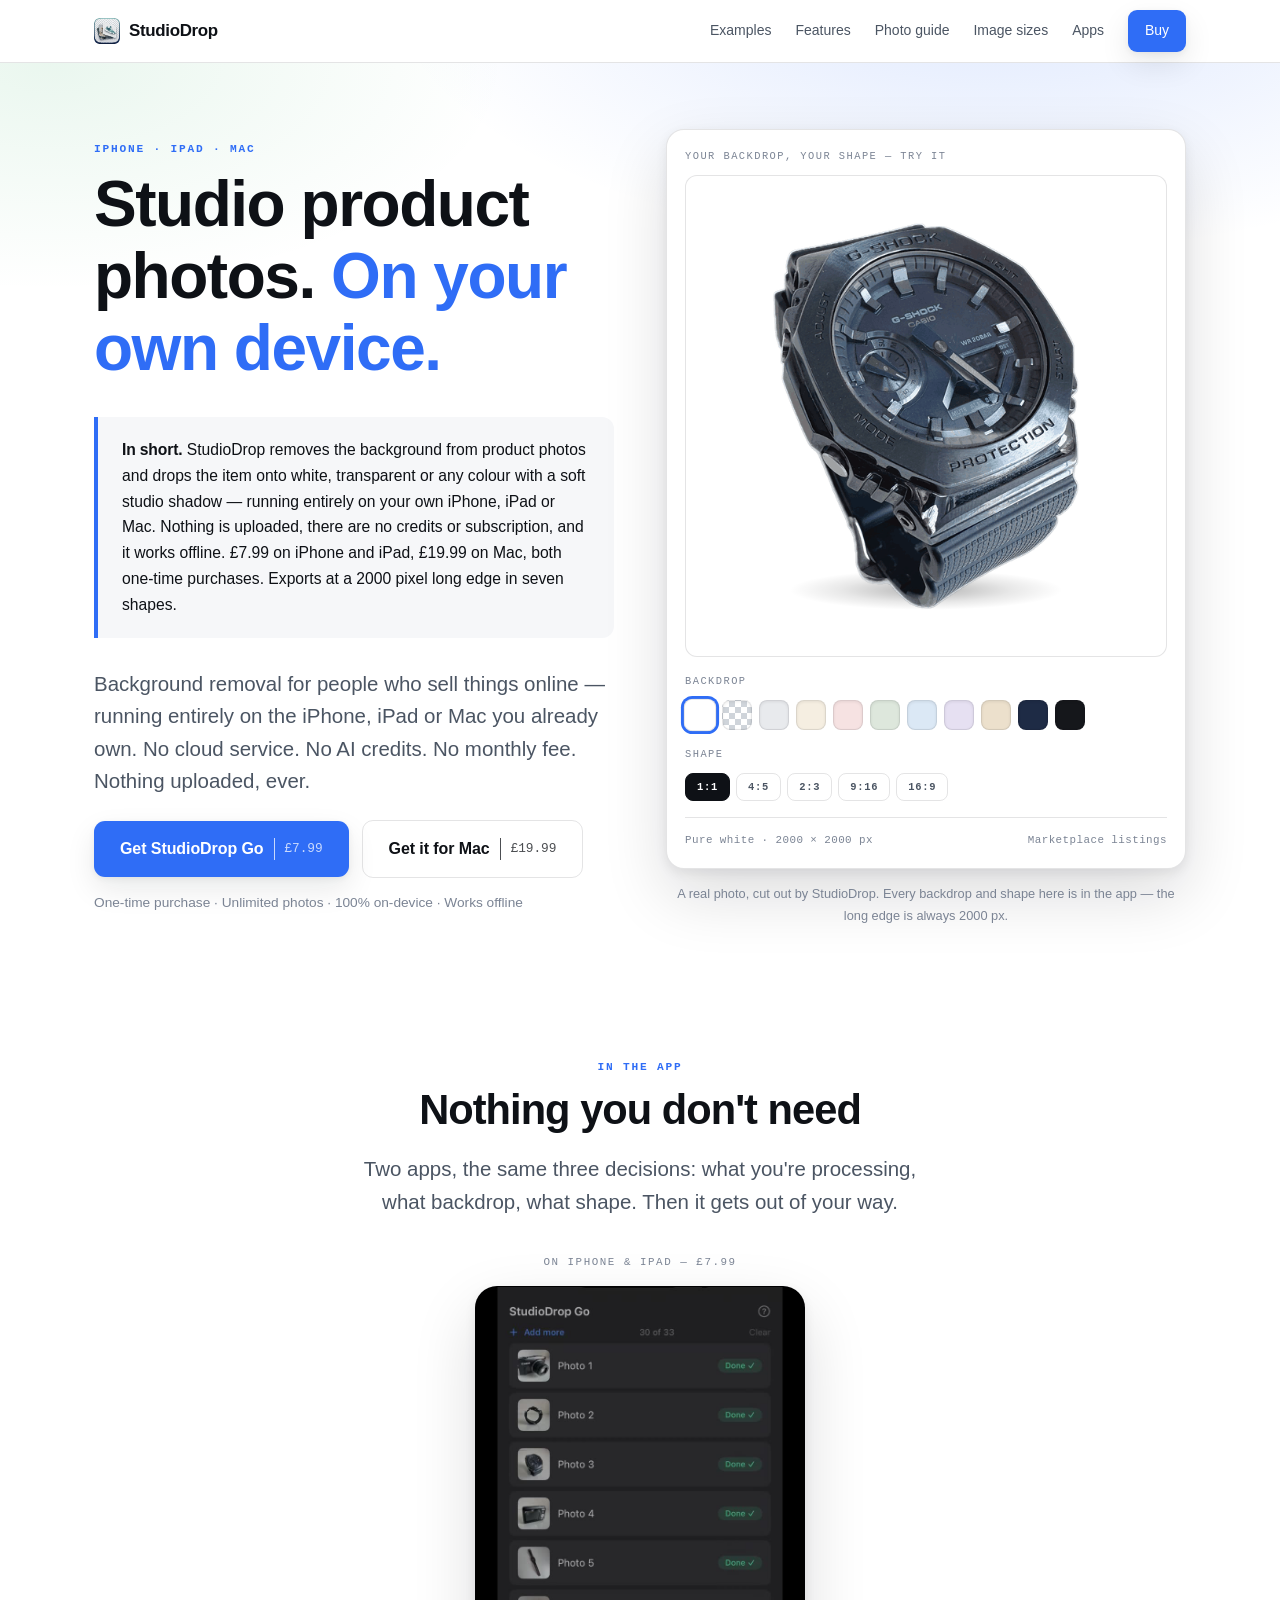
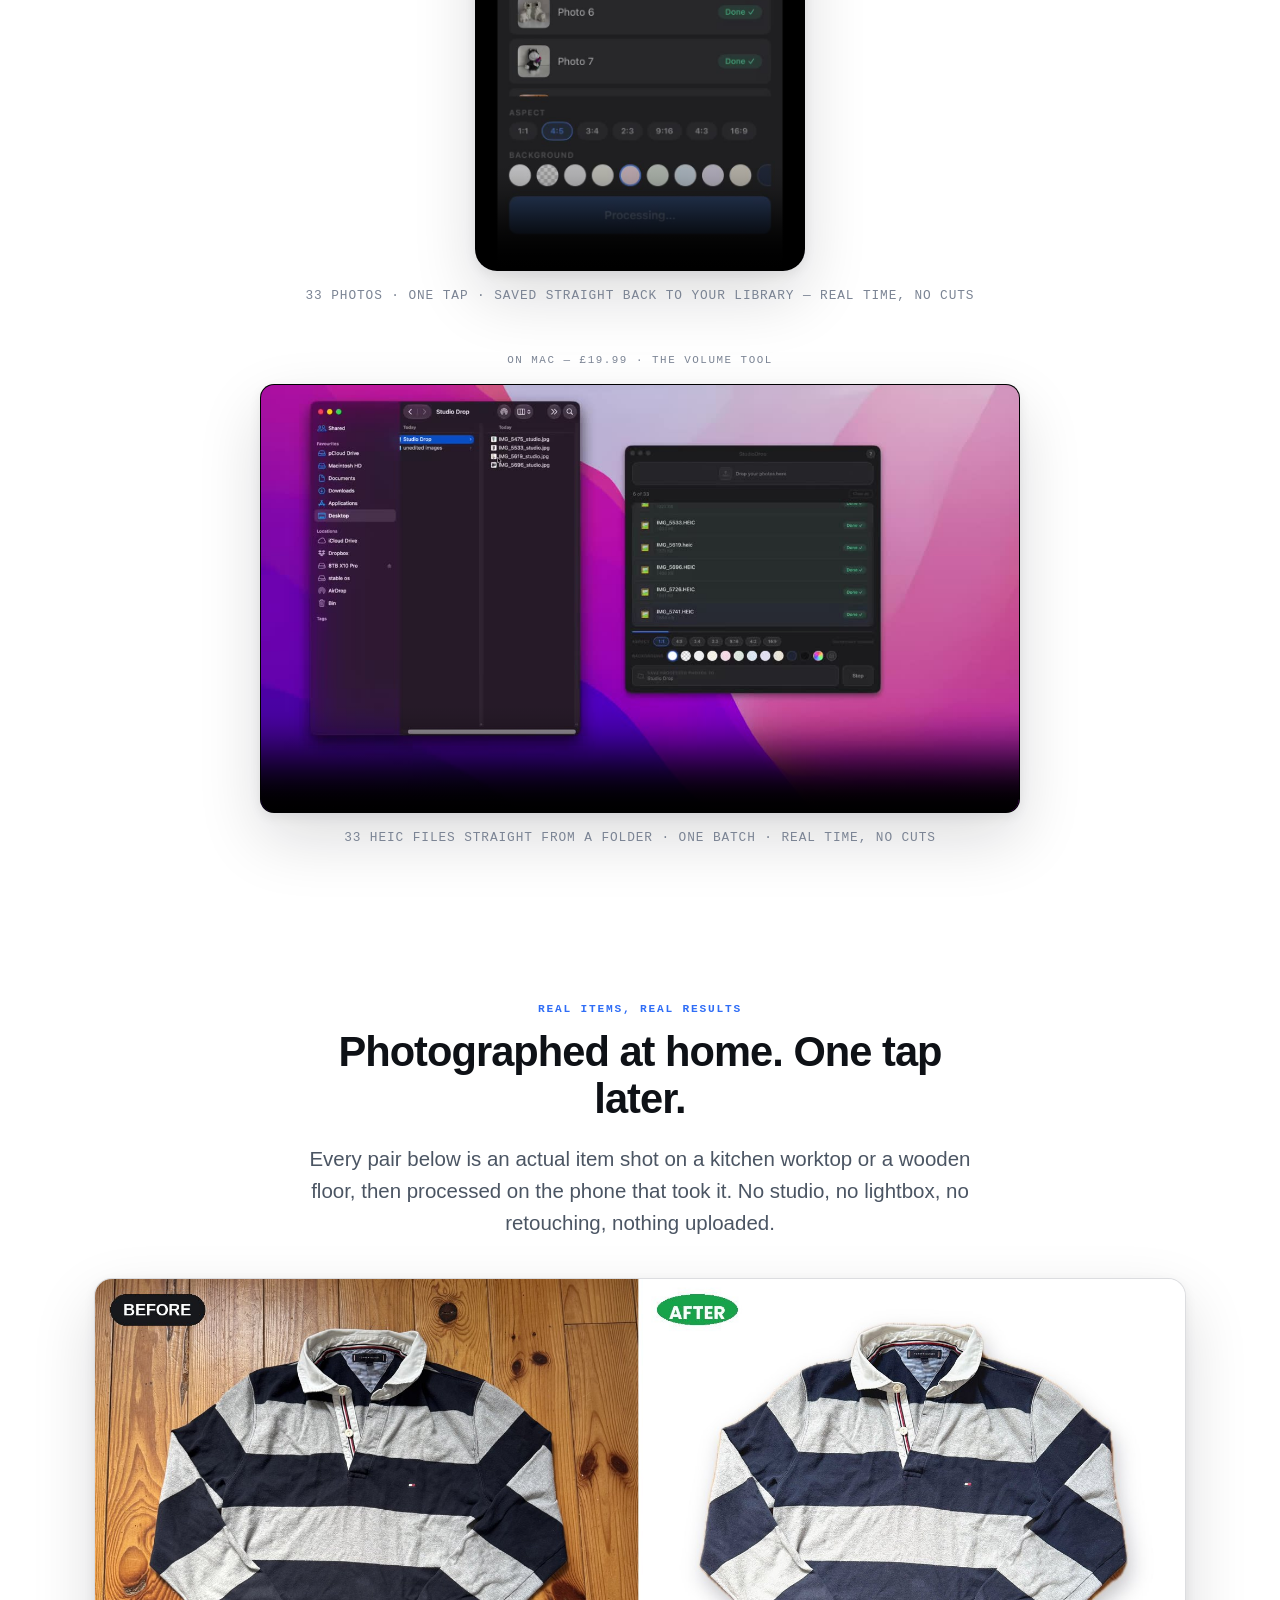
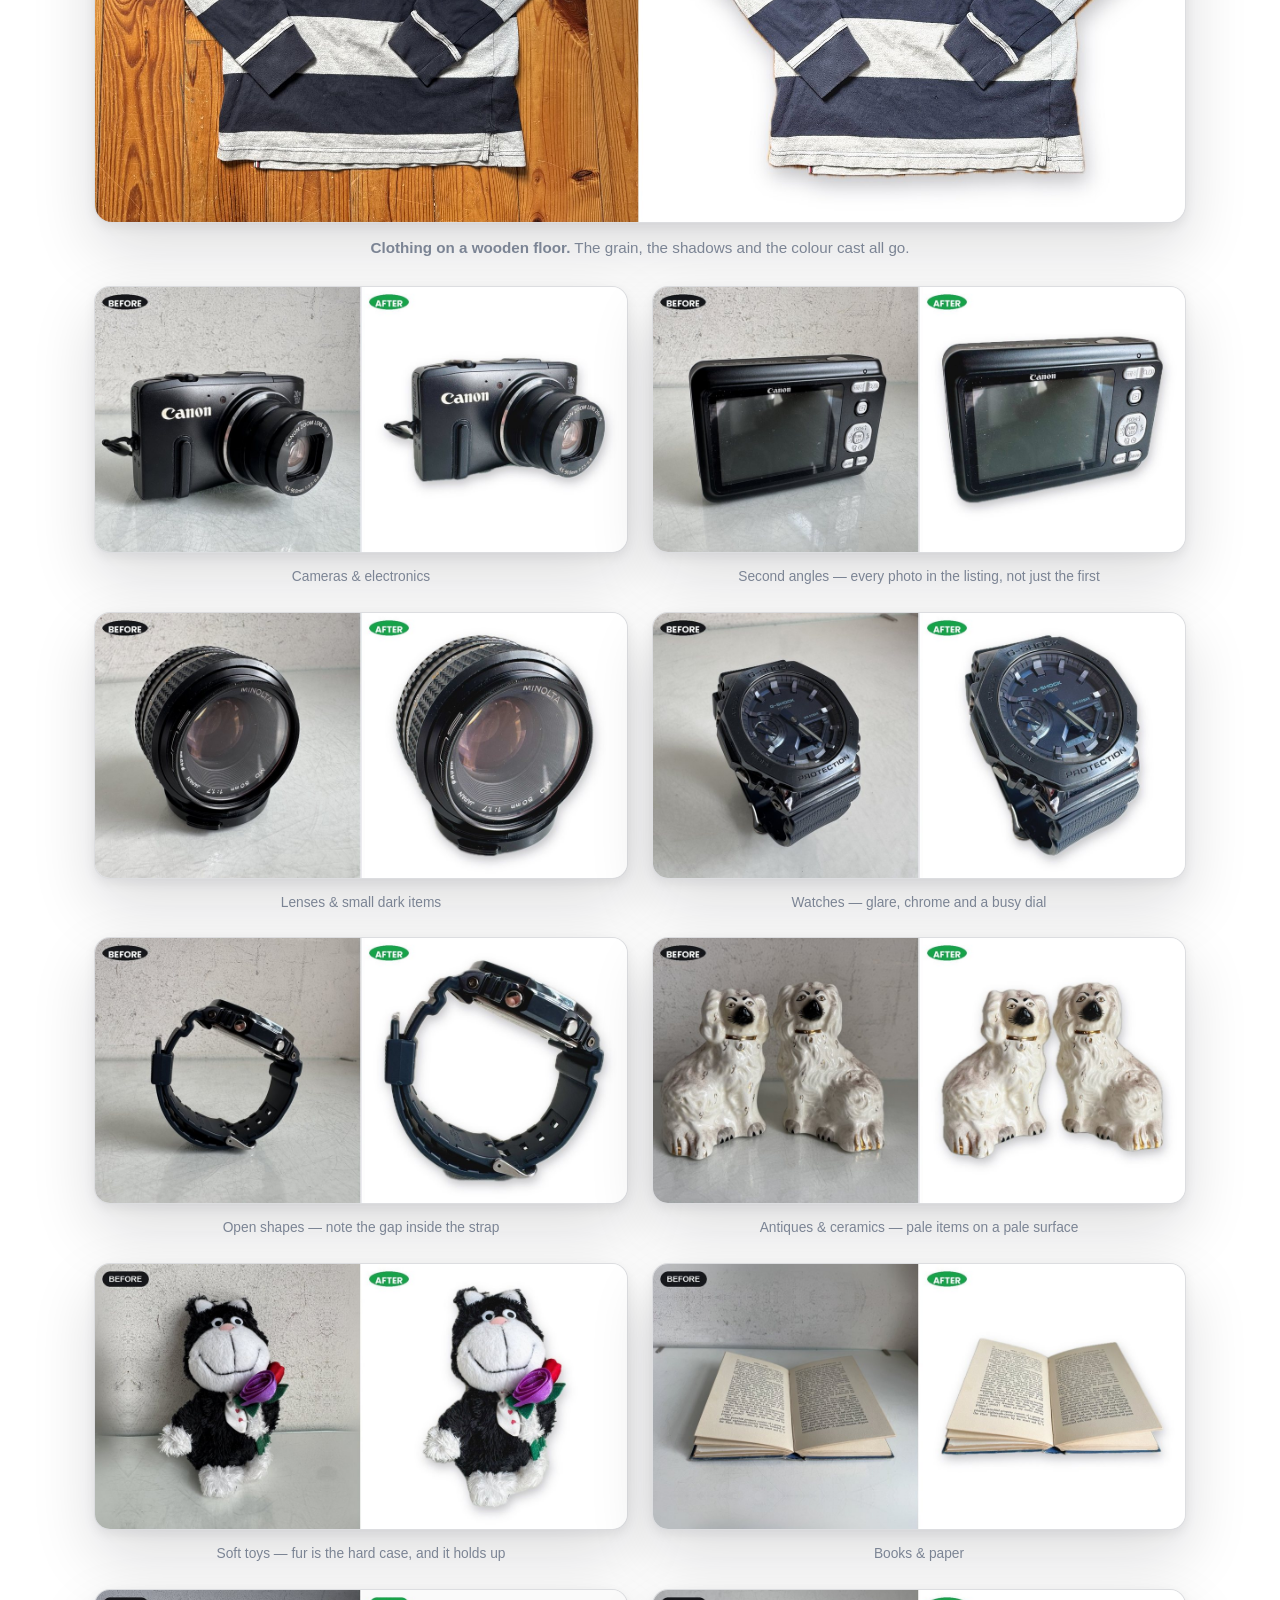
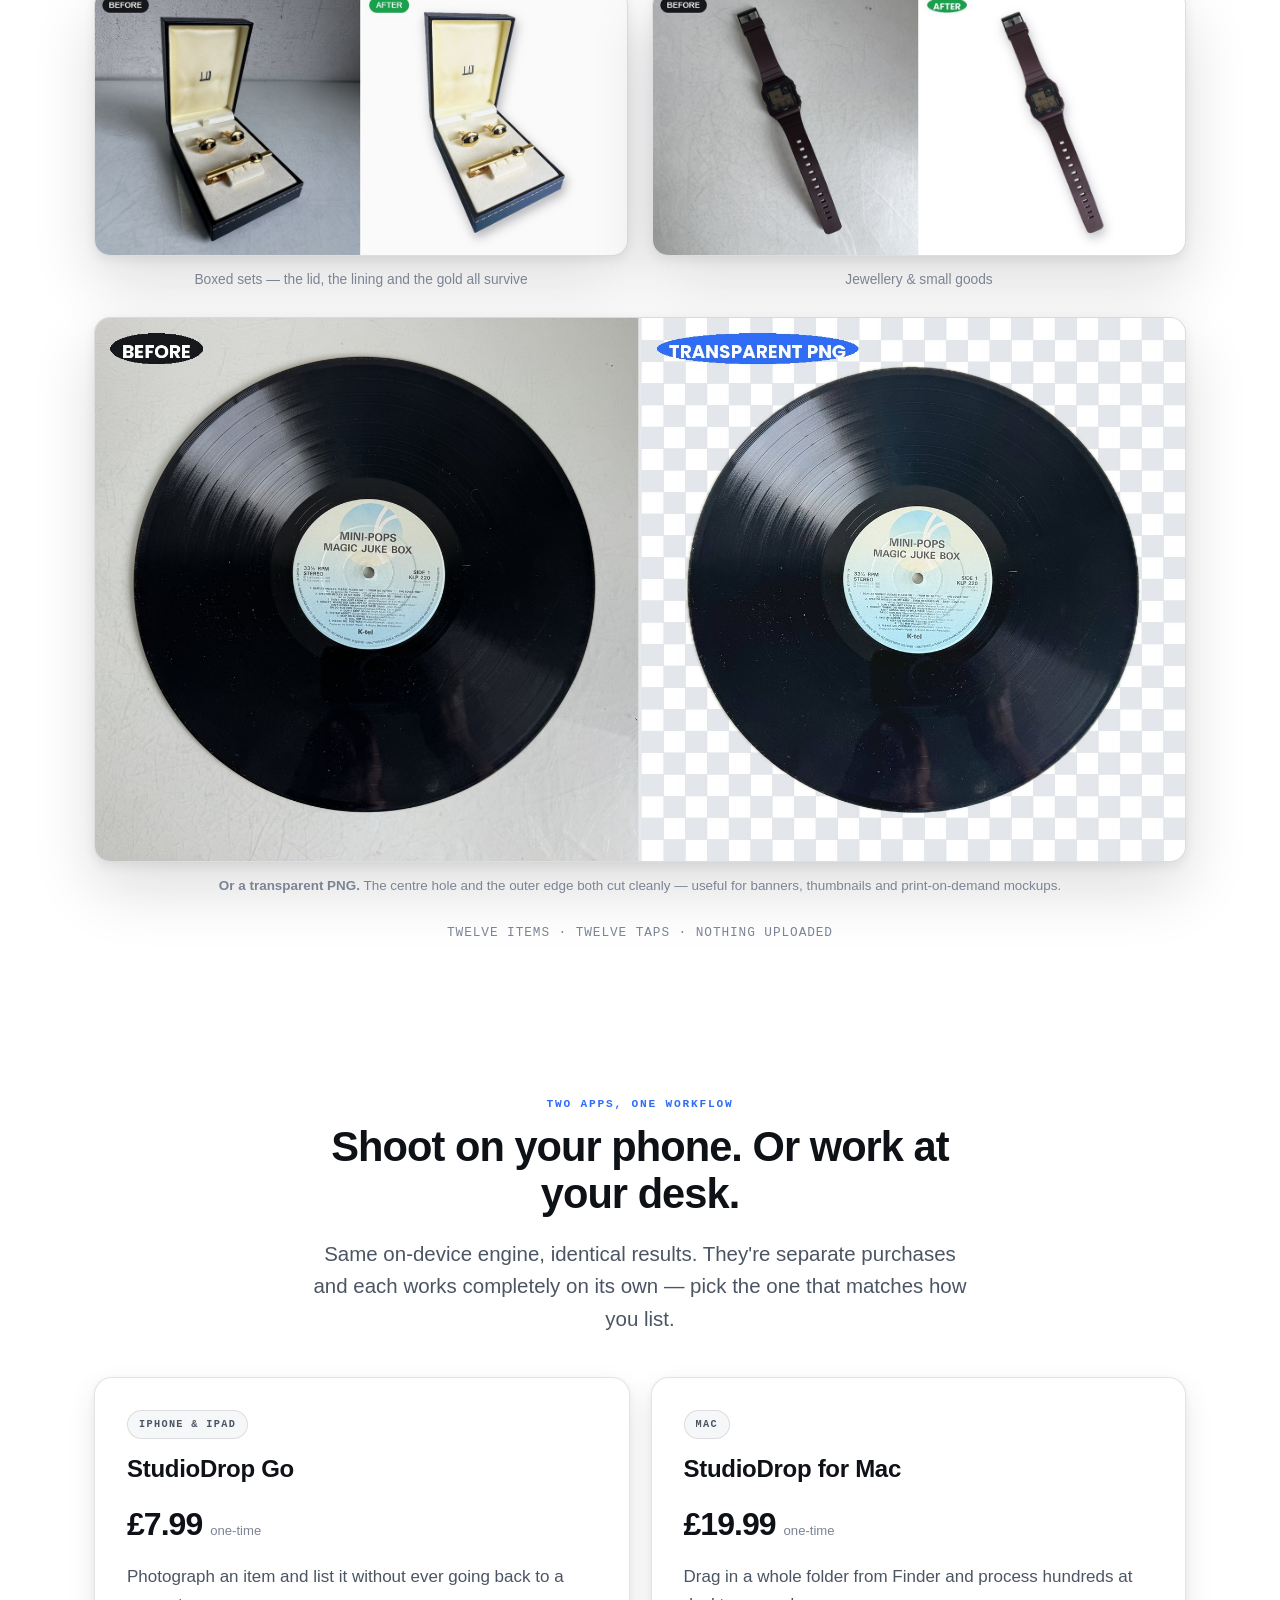
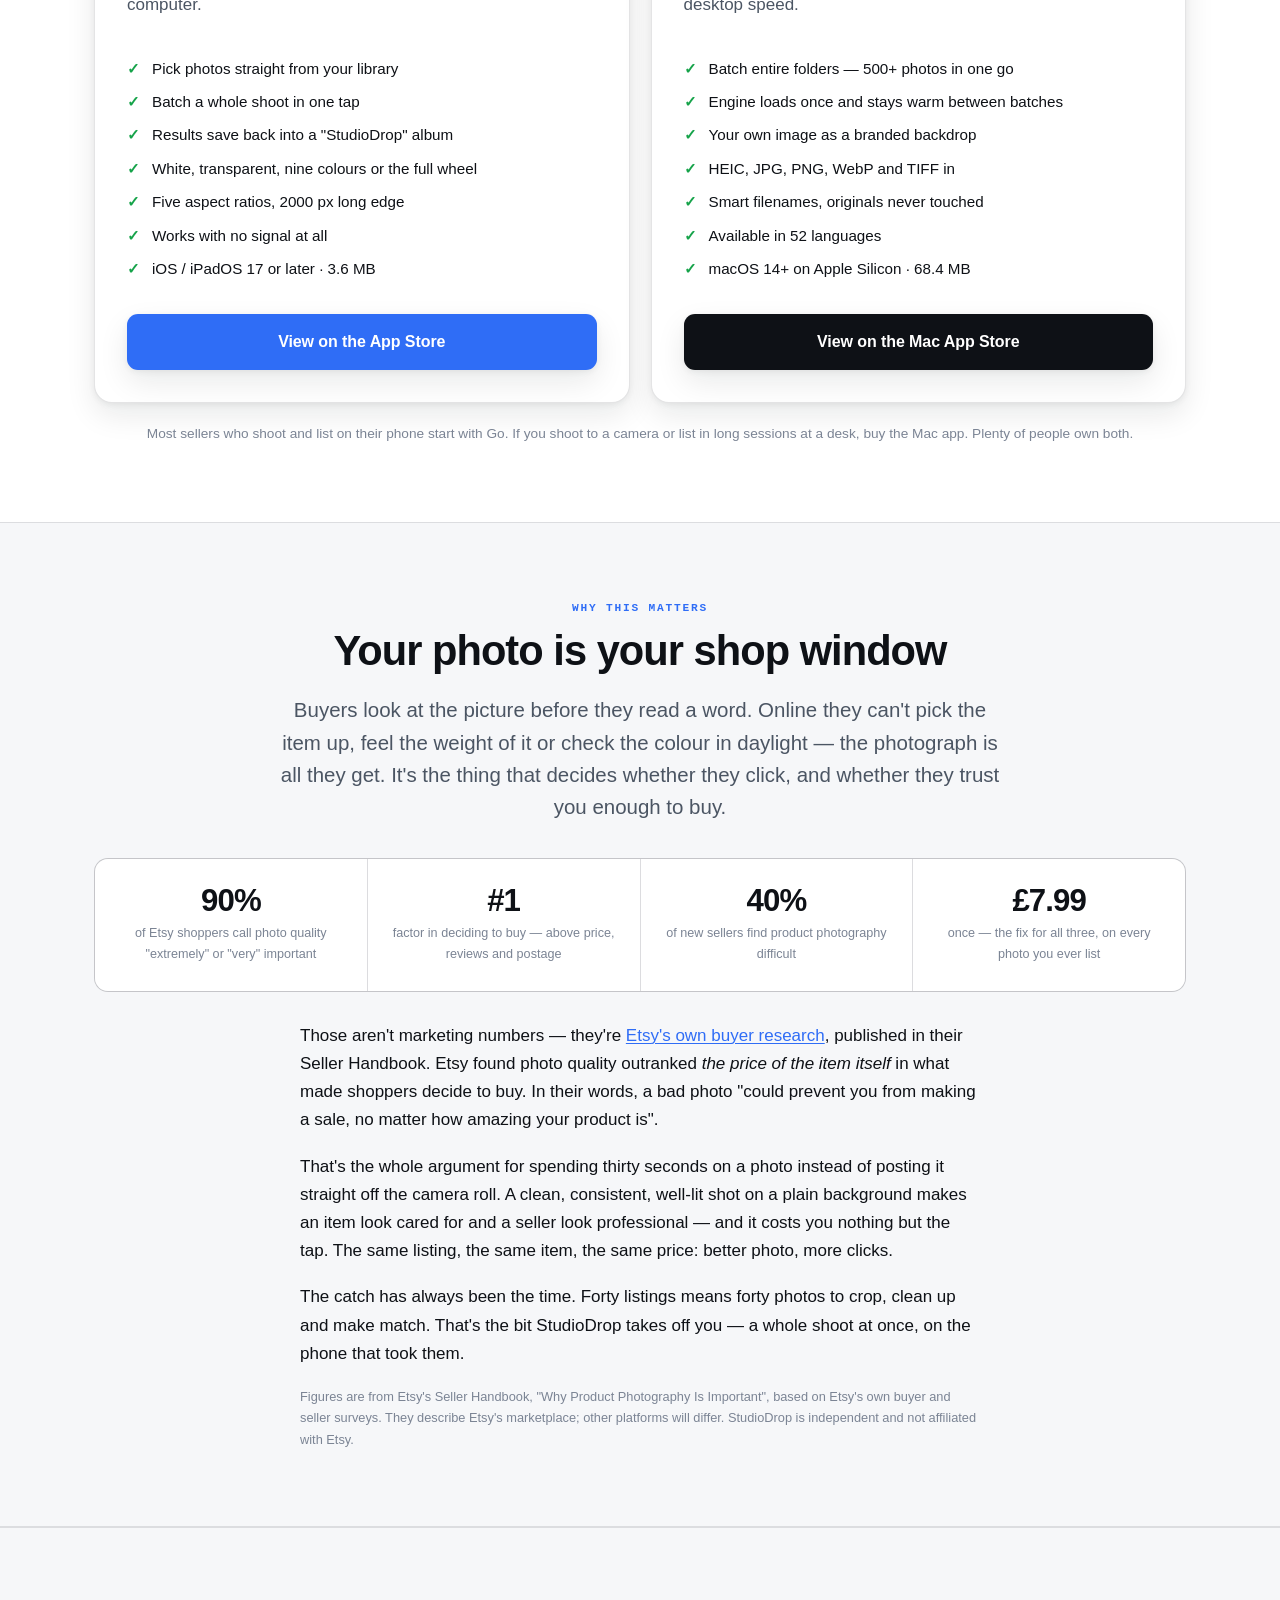
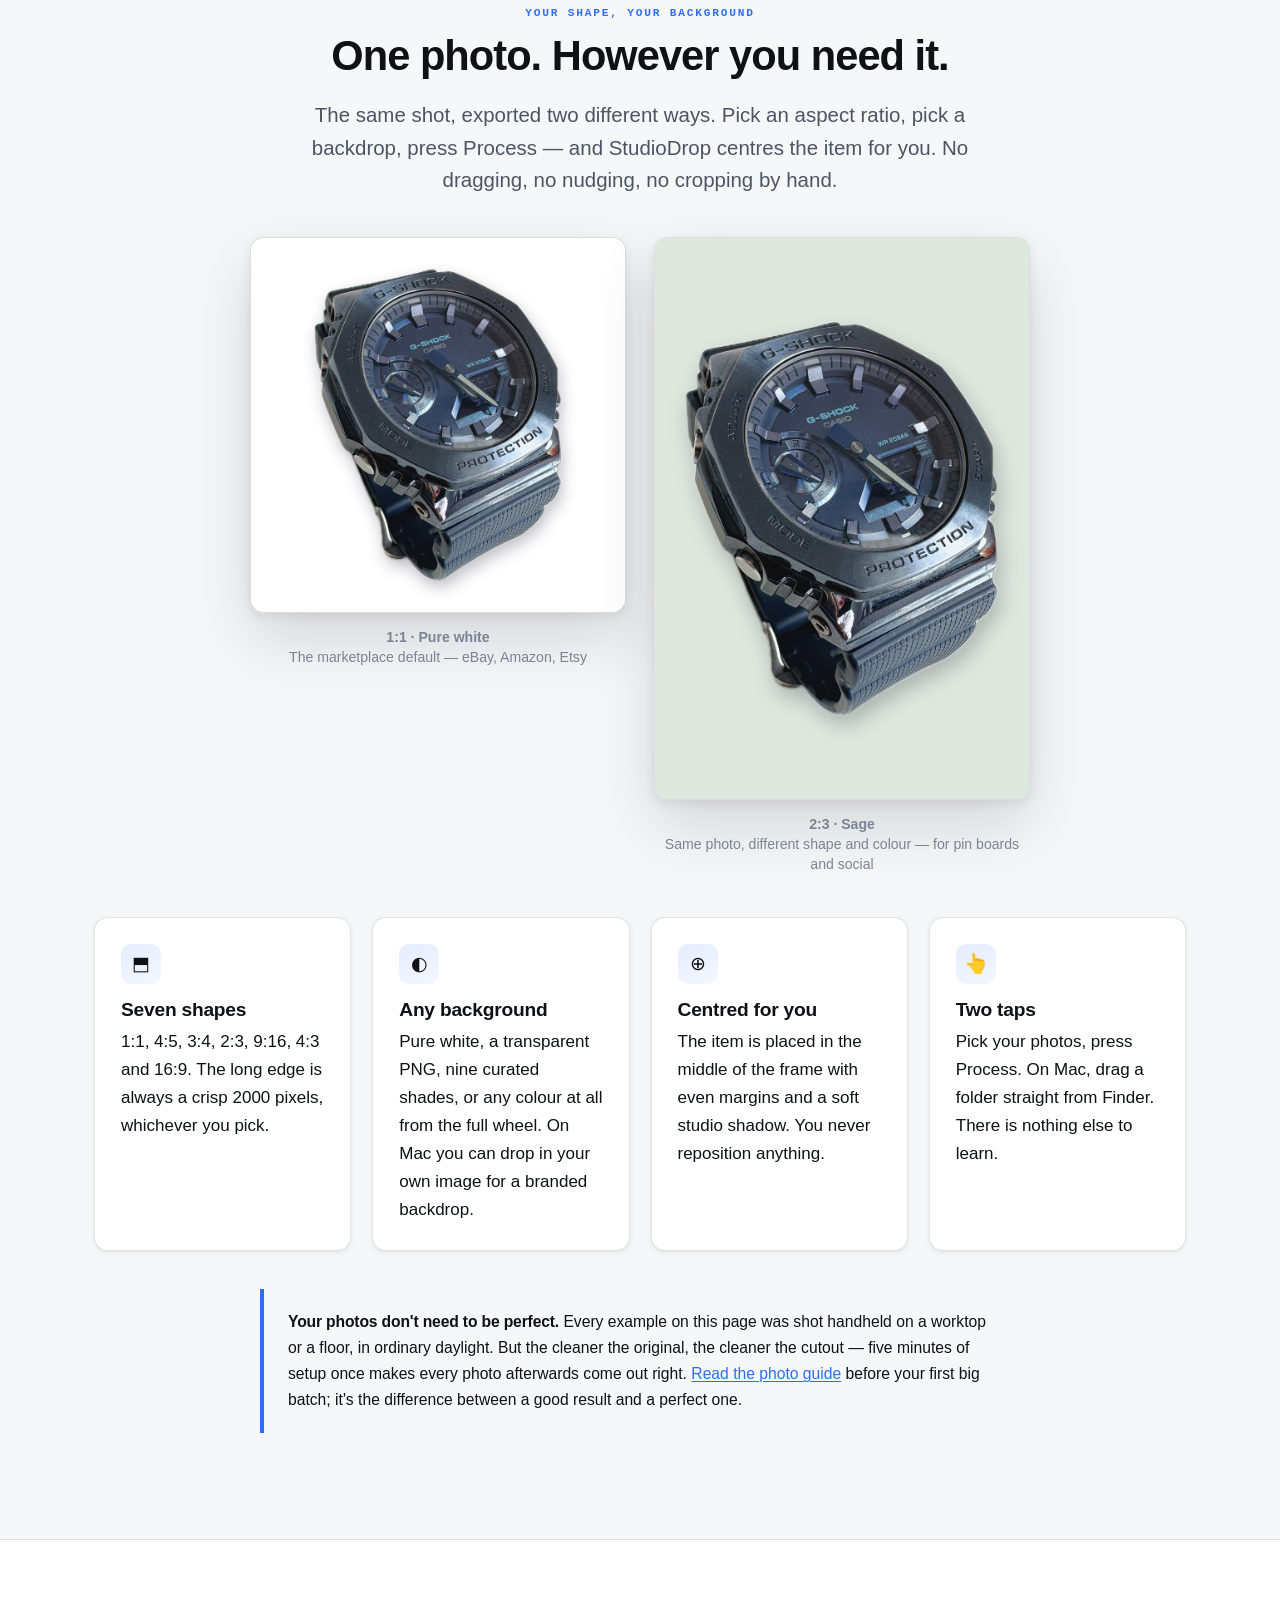
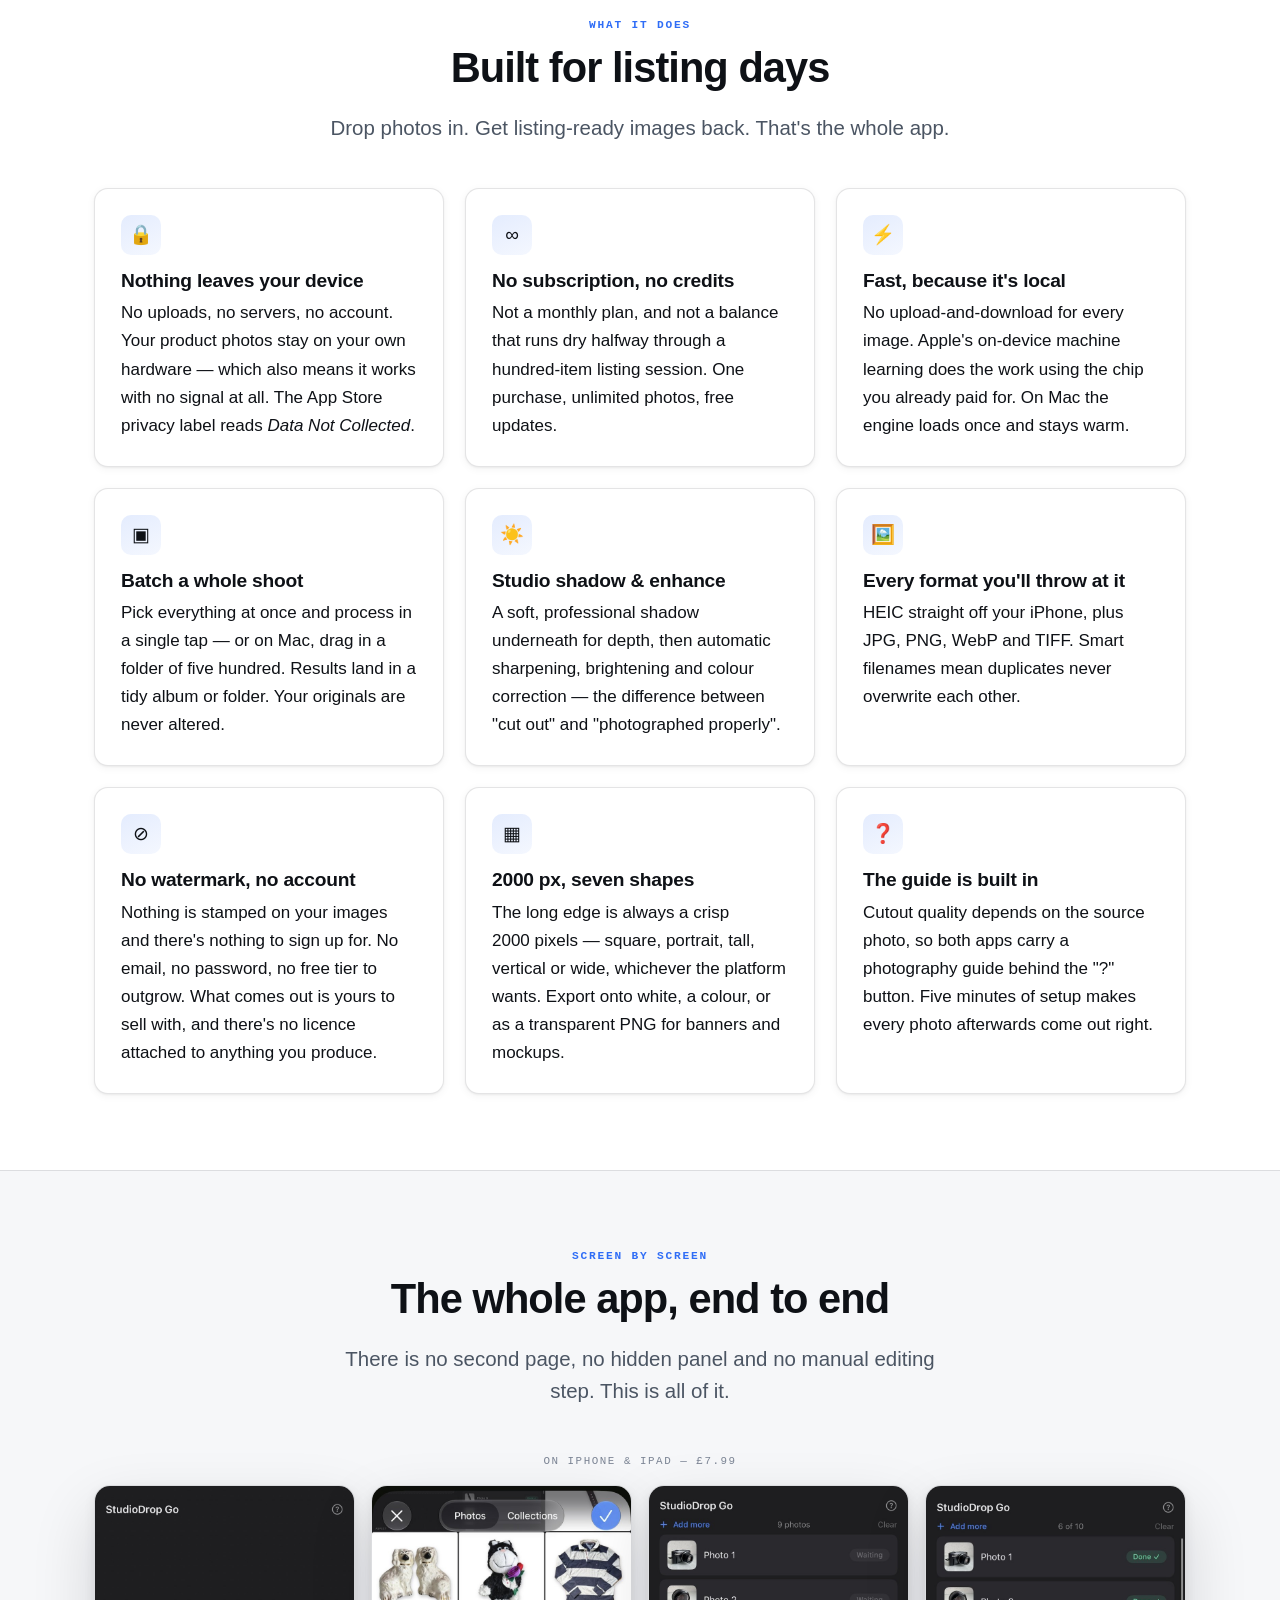
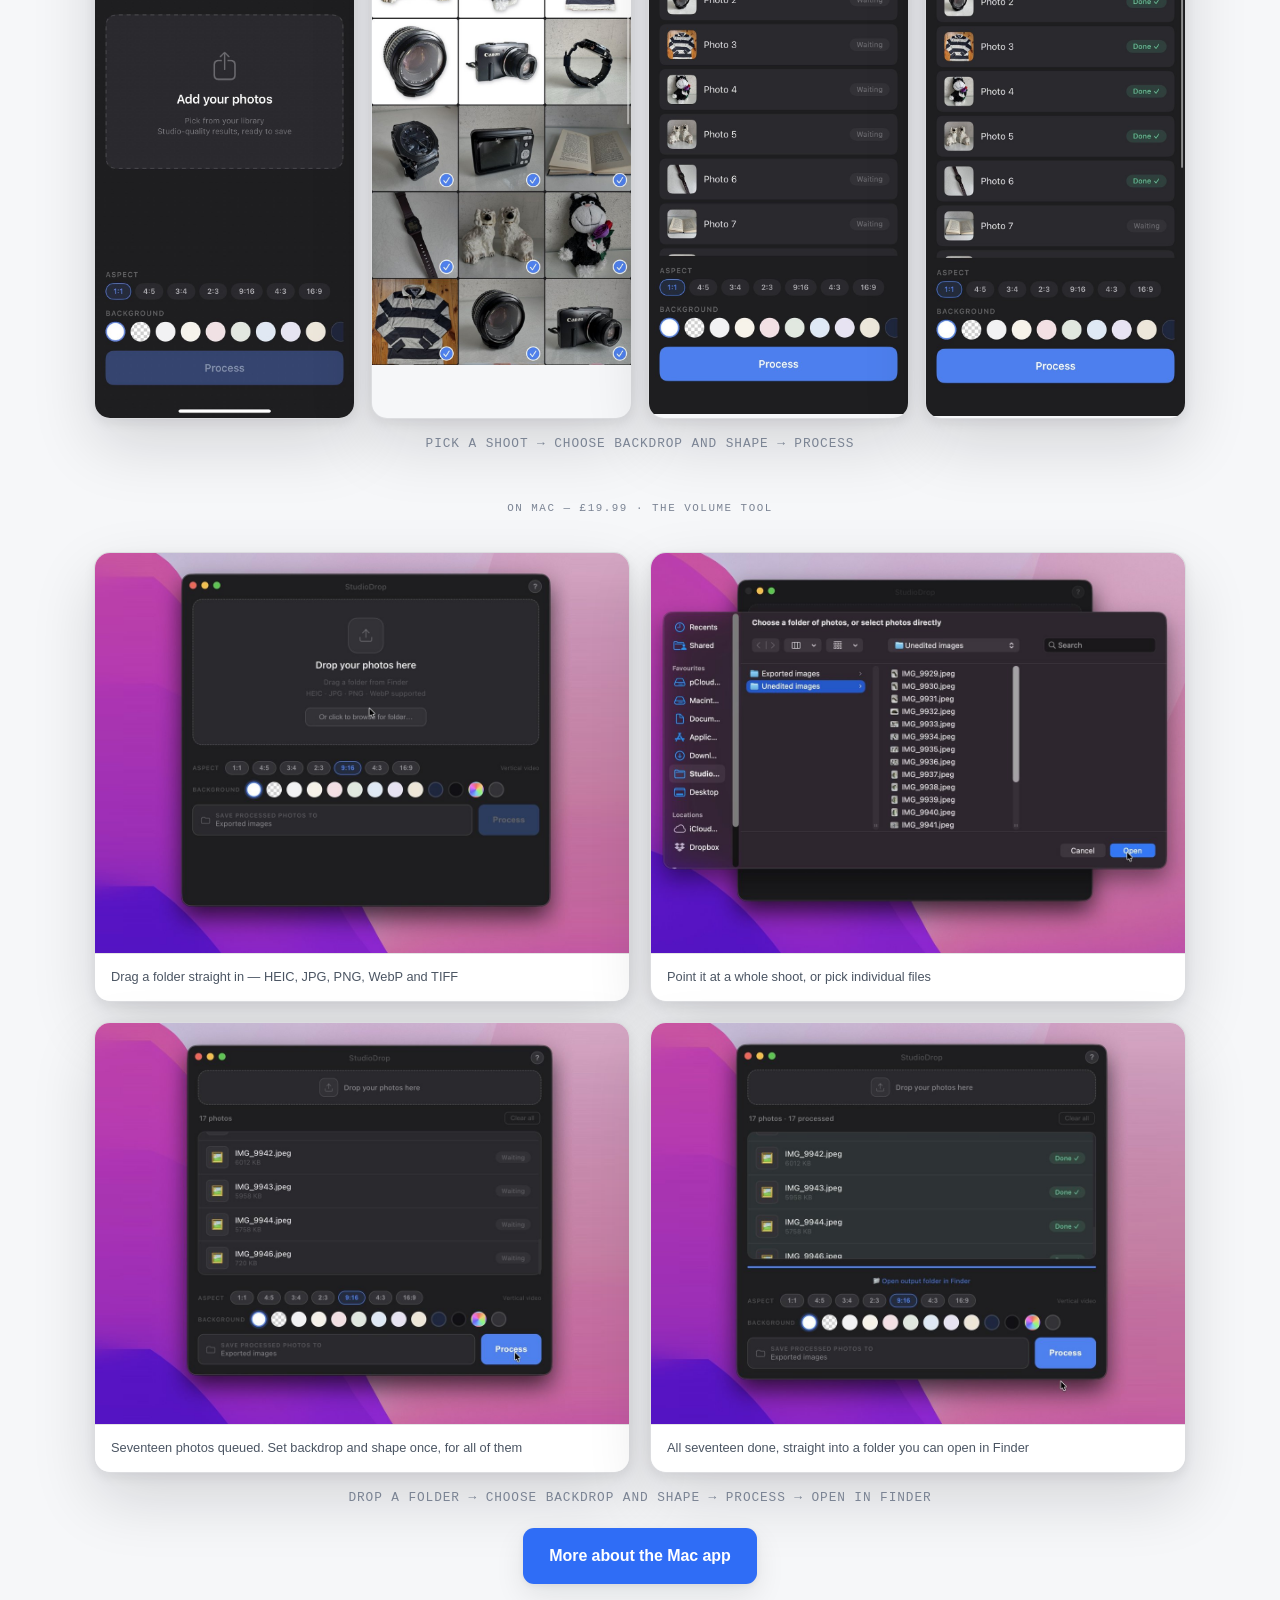
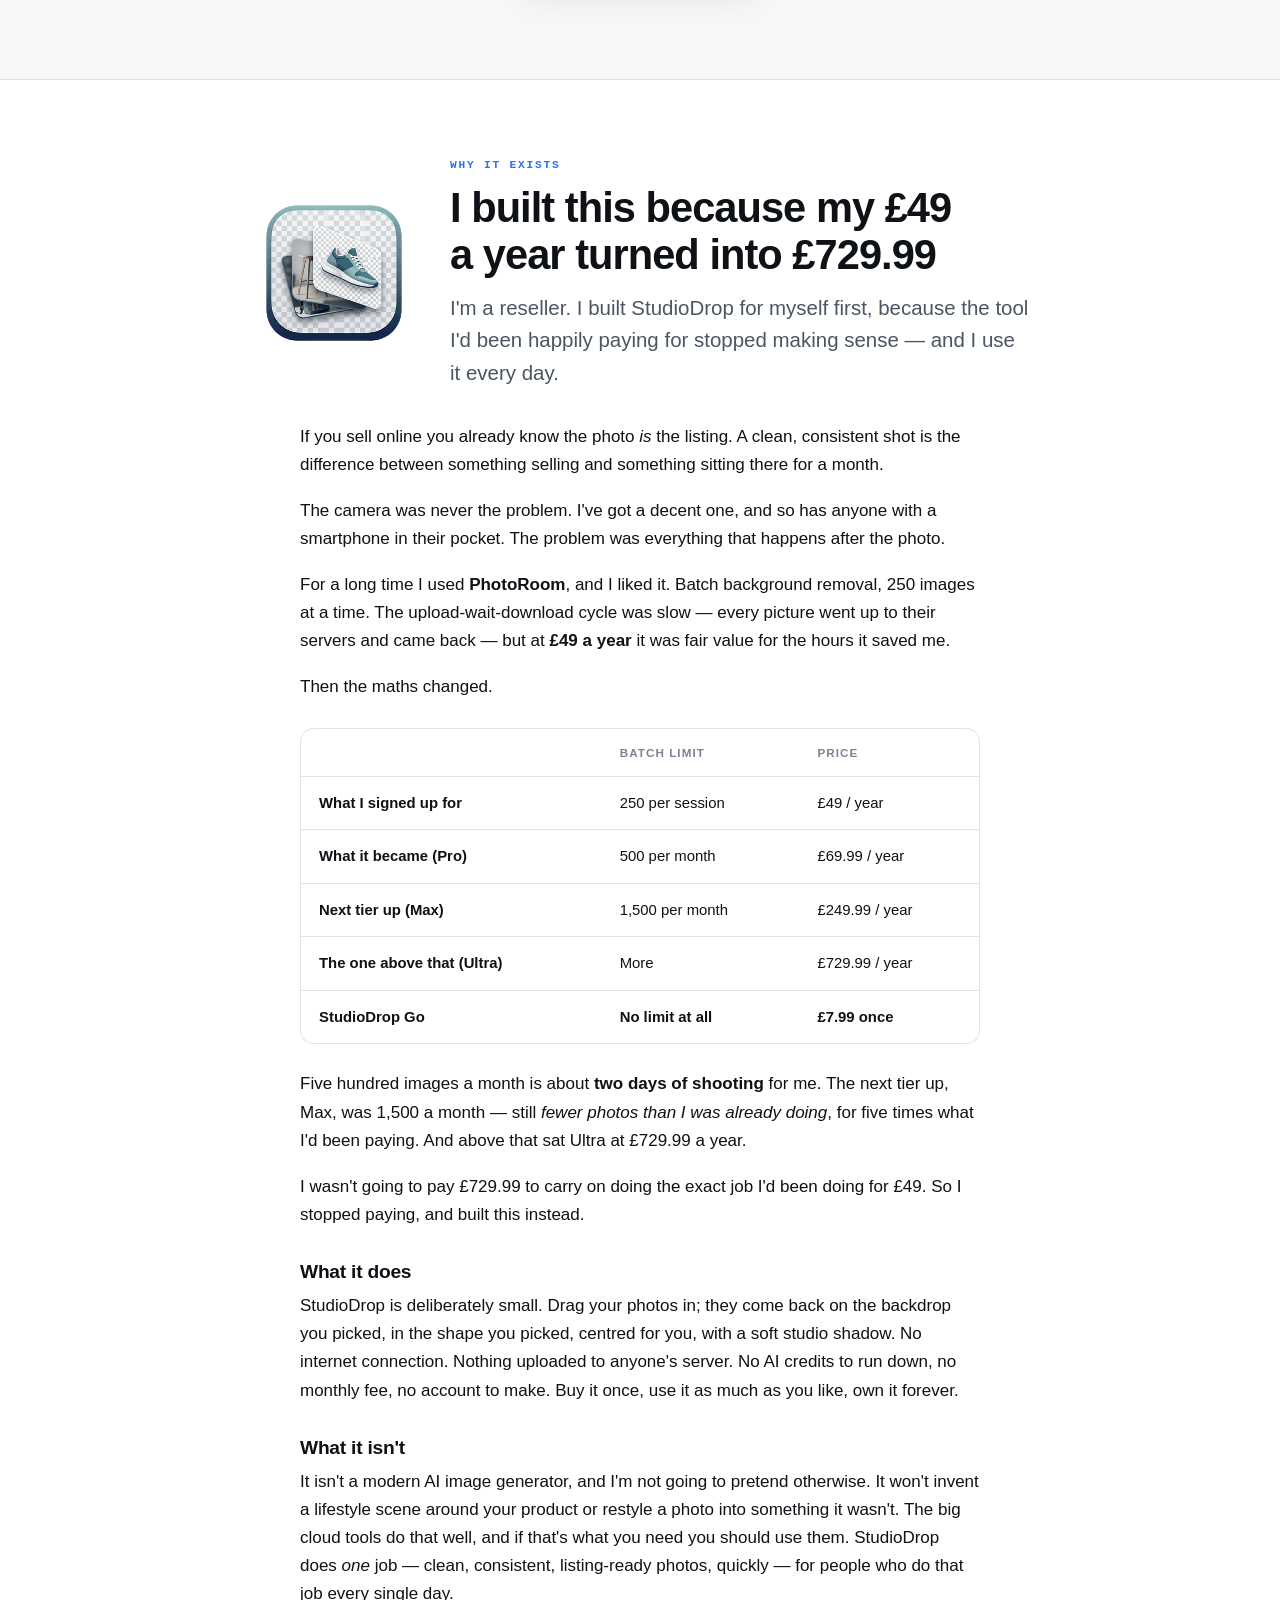
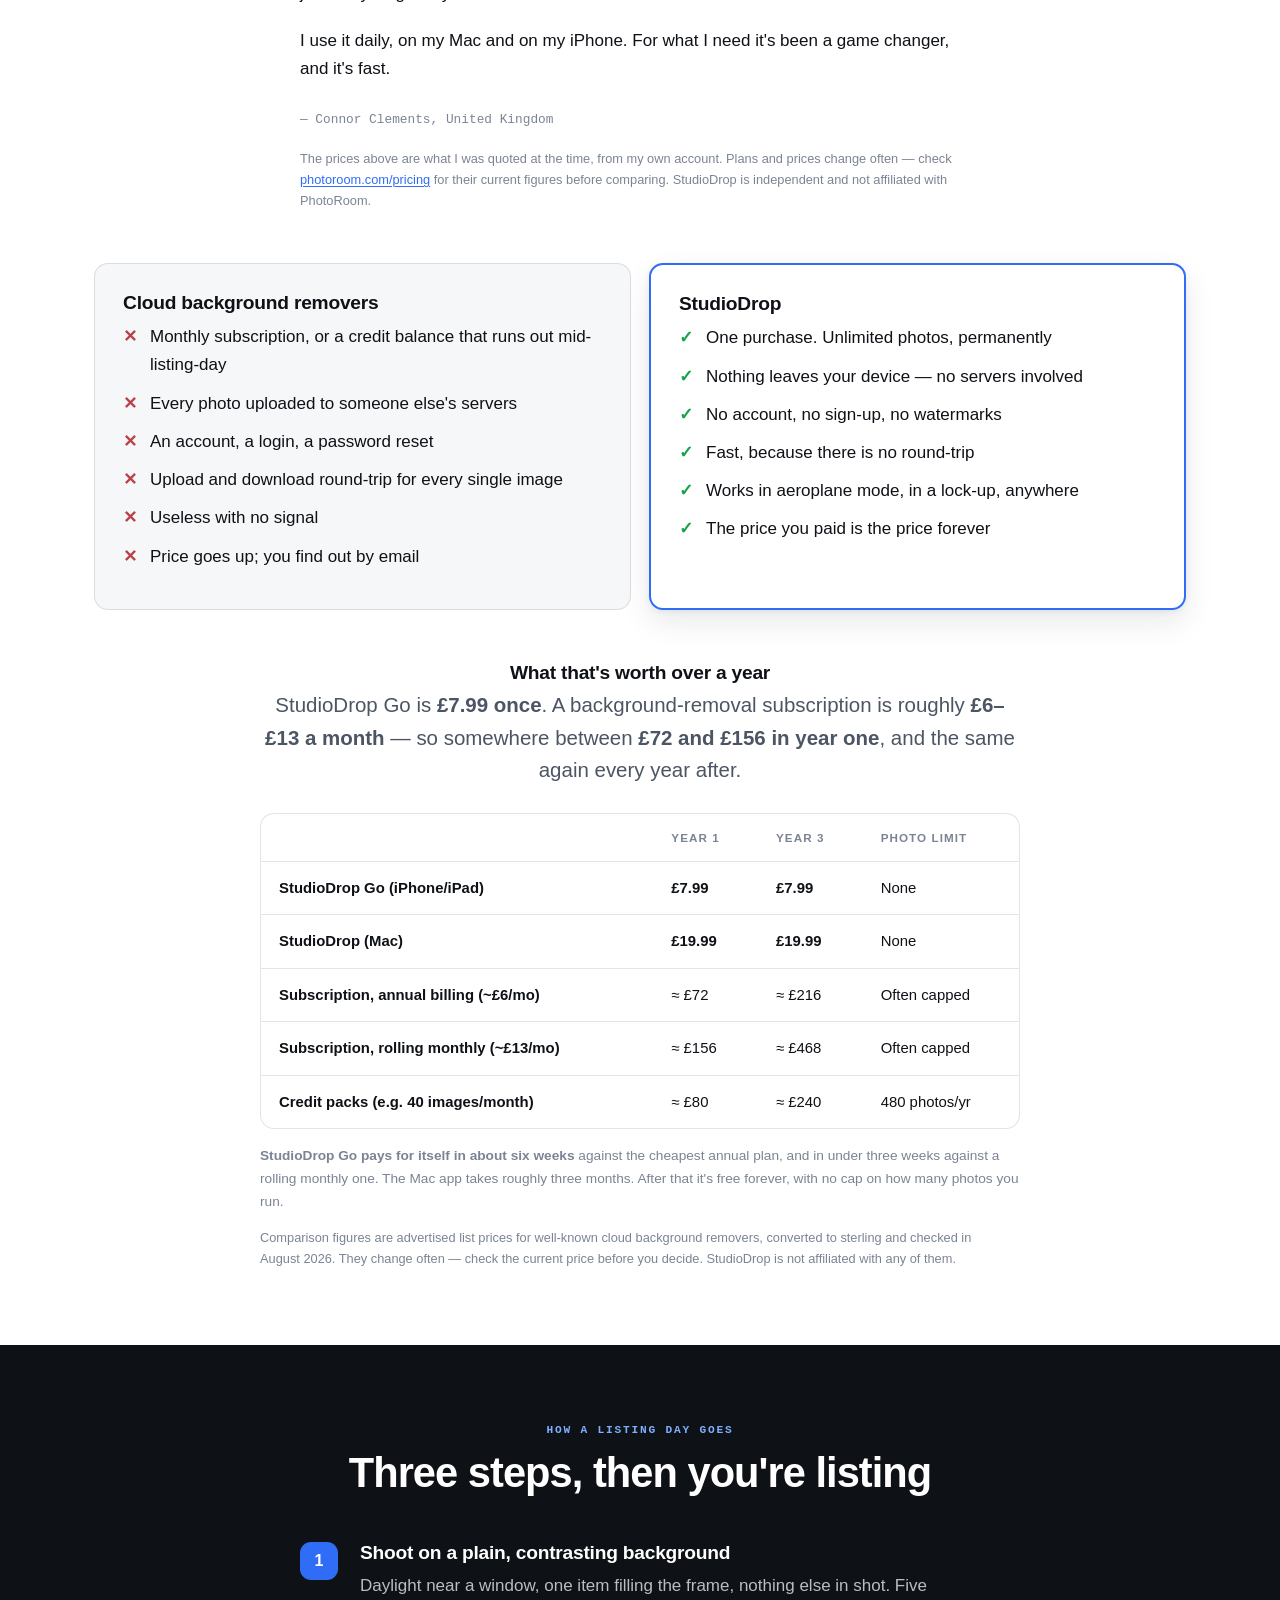
<file: index.html>
<!DOCTYPE html>
<html lang="en">
<head>
<meta charset="utf-8">
<meta name="viewport" content="width=device-width, initial-scale=1">
<title>StudioDrop — studio product photos, on your own device. No subscription.</title>
<meta name="description" content="Background removal for online sellers that runs entirely on your iPhone, iPad or Mac. No cloud, no AI credits, no monthly fee, nothing uploaded. Buy once: £7.99 on iOS, £19.99 on Mac.">
<link rel="canonical" href="https://getstudiodrop.com/">

<meta property="og:type" content="website">
<meta property="og:site_name" content="StudioDrop">
<meta property="og:title" content="StudioDrop — studio product photos, on your own device">
<meta property="og:description" content="Background removal for resellers that never uploads a thing. No cloud, no credits, no subscription. Buy once.">
<meta property="og:url" content="https://getstudiodrop.com/">
<meta property="og:image" content="https://getstudiodrop.com/press/og-studiodrop.jpg">
<meta name="twitter:card" content="summary_large_image">

<meta name="apple-itunes-app" content="app-id=6793896217">
<meta name="theme-color" content="#ffffff">

<link rel="icon" href="favicon.png">
<link rel="apple-touch-icon" href="press/icon-studiodrop.png">
<link rel="stylesheet" href="style.css?v=6">

<script type="application/ld+json">
{
  "@context": "https://schema.org",
  "@type": "SoftwareApplication",
  "name": "StudioDrop",
  "operatingSystem": "iOS 17+, iPadOS 17+, macOS 14+ (Apple Silicon)",
  "applicationCategory": "MultimediaApplication",
  "applicationSubCategory": "Photo & Video",
  "description": "On-device background removal for online sellers. Removes the background from product photos, drops the item onto a clean backdrop with a soft studio shadow, and enhances lighting and colour — entirely on your own device, with nothing uploaded.",
  "url": "https://getstudiodrop.com/",
  "author": { "@type": "Person", "name": "Connor Clements" },
  "offers": [
    { "@type": "Offer", "name": "StudioDrop Go (iPhone & iPad)", "price": "7.99", "priceCurrency": "GBP",
      "url": "https://apps.apple.com/gb/app/studiodrop-go/id6793896217" },
    { "@type": "Offer", "name": "StudioDrop for Mac", "price": "19.99", "priceCurrency": "GBP",
      "url": "https://apps.apple.com/gb/app/studiodrop/id6787174883" }
  ]
}
</script>
<script type="application/ld+json">
{
  "@context": "https://schema.org",
  "@type": "FAQPage",
  "mainEntity": [
    {
      "@type": "Question",
      "name": "Do my photos get uploaded anywhere?",
      "acceptedAnswer": {
        "@type": "Answer",
        "text": "No. All processing happens on your device using Apple's Vision framework. The apps make no network connections at all — they work fully offline, and you can verify that with any network monitoring tool."
      }
    },
    {
      "@type": "Question",
      "name": "Is it really a one-time purchase?",
      "acceptedAnswer": {
        "@type": "Answer",
        "text": "Yes. Buy it once and it's yours — unlimited photos, no credits, no renewal, free updates. There's no account and nothing to cancel."
      }
    },
    {
      "@type": "Question",
      "name": "What's the difference between StudioDrop and StudioDrop Go?",
      "acceptedAnswer": {
        "@type": "Answer",
        "text": "Same product, different devices. StudioDrop Go (£7.99) is the iPhone and iPad app — pick photos from your library and process them anywhere. StudioDrop (£19.99) is the Mac app — drag in whole folders for bulk sessions, with a few desktop extras like custom image backdrops. Both use the same on-device engine and produce identical results. They're separate purchases and each works completely on its own."
      }
    },
    {
      "@type": "Question",
      "name": "Why is the Mac app more expensive?",
      "acceptedAnswer": {
        "@type": "Answer",
        "text": "It's aimed at higher-volume work — batching hundreds of files from Finder in a sitting, a warm engine between batches, custom image backdrops, and every input format. If you list a handful of items at a time from your phone, Go is the one you want and it's the cheaper answer."
      }
    },
    {
      "@type": "Question",
      "name": "What if a cutout isn't perfect?",
      "acceptedAnswer": {
        "@type": "Answer",
        "text": "Results depend on the source photo. The big three are even lighting, an uncluttered backdrop, and good tonal contrast between the item and what's behind it — see the photo guide . Fine hair, wire, mesh and clear glass are hard for any tool, cloud or local. If you hit something the app handles badly, email me a sample; that's how it gets better."
      }
    },
    {
      "@type": "Question",
      "name": "Do better product photos actually increase sales?",
      "acceptedAnswer": {
        "@type": "Answer",
        "text": "Marketplaces' own research says photo quality is decisive. In Etsy's buyer surveys, 90 percent of shoppers said photo quality was 'extremely important' or 'very important' to a purchase decision, and Etsy reports it is shoppers' single most important factor in deciding to buy — ahead of shipping cost, customer reviews and even the price of the item. Etsy also found 40 percent of new sellers find product photography somewhat or very difficult. Online a buyer cannot handle the item, so the photograph carries the whole judgement about condition, colour and whether the seller is trustworthy. A clean, consistent shot on a plain background is the cheapest improvement most listings can make. Source: Etsy Seller Handbook, 'Why Product Photography Is Important'."
      }
    },
    {
      "@type": "Question",
      "name": "Why was StudioDrop built?",
      "acceptedAnswer": {
        "@type": "Answer",
        "text": "It was built by Connor Clements, a UK reseller, after the batch background remover he had been paying £49 a year for changed its plans. His tier became 500 images a month at £69.99 a year — around two days of shooting for him — with the next tier up, Max, offering 1,500 a month at £249.99 and an Ultra tier above that at £729.99. Rather than pay substantially more to do the same work, he built an app that does background removal on the device instead, sold once with no limits. StudioDrop is not an AI image generator and will not invent scenes around a product; it does one job, which is clean listing-ready photos, quickly."
      }
    },
    {
      "@type": "Question",
      "name": "Is StudioDrop an alternative to PhotoRoom?",
      "acceptedAnswer": {
        "@type": "Answer",
        "text": "For batch background removal, yes — that is exactly the job it was built to replace, and it does it with no monthly fee, no image cap and no uploading. It is not a like-for-like replacement for the whole of a modern cloud editor: StudioDrop does not generate AI backgrounds or restyle photos. If you need generated scenes, a cloud tool is the better choice. If you need a lot of clean, consistent product shots quickly and cheaply, StudioDrop is a one-time £7.99 on iPhone or £19.99 on Mac with no limits. StudioDrop is independent and not affiliated with PhotoRoom."
      }
    },
    {
      "@type": "Question",
      "name": "How long does a batch take?",
      "acceptedAnswer": {
        "@type": "Answer",
        "text": "Seconds per photo, not minutes — and it doesn't scale with your broadband. A cloud background remover has to upload every full-resolution image and download the result, so a forty-item listing session means eighty transfers before any work happens. StudioDrop skips all of that: the photo is already on the device doing the processing. On Mac the engine stays loaded between batches, so a folder of several hundred runs unattended. Exact speed depends on your device and photo size."
      }
    },
    {
      "@type": "Question",
      "name": "How much does StudioDrop cost compared with a subscription?",
      "acceptedAnswer": {
        "@type": "Answer",
        "text": "StudioDrop Go is £7.99 once and StudioDrop for Mac is £19.99 once, with no cap on how many photos you process. Subscription background removers typically run £6 to £13 a month, which is roughly £72 to £156 in the first year and the same again every year after. StudioDrop Go pays for itself in about six weeks against the cheapest annual plan."
      }
    },
    {
      "@type": "Question",
      "name": "Are there any credits or usage limits?",
      "acceptedAnswer": {
        "@type": "Answer",
        "text": "None. It isn't a cloud service, so there's nothing to meter. Process as many photos as you like, forever, for the one purchase price."
      }
    },
    {
      "@type": "Question",
      "name": "What aspect ratio should I use?",
      "acceptedAnswer": {
        "@type": "Answer",
        "text": "Most reselling platforms prefer square 1:1, which is the default. Portrait 4:5 suits Instagram feed, 2:3 suits pin boards, 9:16 suits stories and short video, and 16:9 suits banners. The long edge is always 2000 pixels, so quality never drops."
      }
    },
    {
      "@type": "Question",
      "name": "What do the apps require?",
      "acceptedAnswer": {
        "@type": "Answer",
        "text": "iPhone and iPad: iOS or iPadOS 17 or later. Mac: macOS 14 or later on a Mac with an Apple M1 chip or later. Intel Macs aren't supported, because the on-device engine relies on Apple Silicon."
      }
    },
    {
      "@type": "Question",
      "name": "Can I use the images commercially?",
      "acceptedAnswer": {
        "@type": "Answer",
        "text": "They're your photos of your items — StudioDrop just processes them. There's no watermark, no licence restriction, and no claim on anything you produce."
      }
    },
    {
      "@type": "Question",
      "name": "Does it work on Windows or Android?",
      "acceptedAnswer": {
        "@type": "Answer",
        "text": "No. The whole approach depends on Apple's on-device machine learning, which is what makes it fast, private and free of running costs. There's no plan for other platforms."
      }
    }
  ]
}
</script>
<script type="application/ld+json">
{
  "@context": "https://schema.org",
  "@type": "WebSite",
  "name": "StudioDrop",
  "url": "https://getstudiodrop.com/",
  "inLanguage": "en-GB",
  "publisher": {
    "@type": "Person",
    "name": "Connor Clements",
    "url": "https://pocketstrum.com/",
    "email": "connorclements@hotmail.com"
  }
}
</script>
</head>
<body>
<a class="skip" href="#main">Skip to content</a>

<header class="site-header">
  <div class="wrap">
    <a class="brand" href="/"><span class="brand-mark"></span>StudioDrop</a>
    <nav class="nav" aria-label="Main">
      <a href="#proof" class="hide-sm">Examples</a>
      <a href="#features" class="hide-sm">Features</a>
      <a href="/photo-guide.html" class="hide-sm">Photo guide</a>
      <a href="/marketplace-image-sizes.html" class="hide-sm">Image sizes</a>
      <a href="#apps">Apps</a>
      <a class="btn btn-accent btn-sm" href="#apps">Buy</a>
    </nav>
  </div>
</header>

<main id="main">

<!-- ============================ HERO ============================ -->
<section class="hero">
  <div class="wrap hero-grid">
    <div>
      <p class="eyebrow">iPhone · iPad · Mac</p>
      <h1>Studio product photos. <em>On your own device.</em></h1>
      <div class="tldr">
        <p><strong>In short.</strong> StudioDrop removes the background from product photos
        and drops the item onto white, transparent or any colour with a soft studio shadow —
        running entirely on your own iPhone, iPad or Mac. Nothing is uploaded, there are no
        credits or subscription, and it works offline. £7.99 on iPhone and iPad, £19.99 on
        Mac, both one-time purchases. Exports at a 2000&nbsp;pixel long edge in seven shapes.</p>
      </div>
      <p class="lede">
        Background removal for people who sell things online — running entirely on the
        iPhone, iPad or Mac you already own. No cloud service. No AI credits.
        No monthly fee. Nothing uploaded, ever.
      </p>
      <div class="btn-row">
        <a class="btn btn-accent" href="https://apps.apple.com/gb/app/studiodrop-go/id6793896217">
          Get StudioDrop&nbsp;Go <span class="price">£7.99</span>
        </a>
        <a class="btn btn-ghost" href="https://apps.apple.com/gb/app/studiodrop/id6787174883">
          Get it for Mac <span class="price">£19.99</span>
        </a>
      </div>
      <p class="btn-note">One-time purchase · Unlimited photos · 100% on-device · Works offline</p>
    </div>

    <!-- ---------------- interactive playground ---------------- -->
    <div>
      <div class="playground" id="backdrop-demo">
        <p class="pg-label">Your backdrop, your shape — try it</p>
        <div class="pg-stage"></div>

        <div class="pg-row">
          <p class="pg-label">Backdrop</p>
          <div class="pg-swatches" role="group" aria-label="Backdrop colour"></div>
        </div>

        <div class="pg-row">
          <p class="pg-label">Shape</p>
          <div class="pg-shapes" role="group" aria-label="Aspect ratio"></div>
        </div>

        <div class="pg-foot">
          <span class="pg-readout" aria-live="polite">Pure white · 2000 × 2000 px</span>
          <span class="pg-use">Marketplace listings</span>
        </div>
      </div>
      <p class="demo-caption">A real photo, cut out by StudioDrop. Every backdrop and shape here is in the app — the long edge is always 2000&nbsp;px.</p>
    </div>
  </div>
</section>

<!-- ============================ DEMOS ============================ -->
<section>
  <div class="wrap">
    <div class="center" style="max-width:600px;margin:0 auto 36px">
      <p class="eyebrow">In the app</p>
      <h2>Nothing you don't need</h2>
      <p class="lede">Two apps, the same three decisions: what you're processing,
      what backdrop, what shape. Then it gets out of your way.</p>
    </div>

    <p class="strip-label">On iPhone &amp; iPad — £7.99</p>
    <div class="video-wrap">
      <video poster="shots/go-demo-poster.jpg" width="720" height="1280"
             muted loop playsinline controls preload="none" data-play-in-view
             aria-label="Screen recording of StudioDrop Go on iPhone: thirty-three photos selected from the library, processed in one tap, and saved back into a StudioDrop album">
        <source src="shots/go-demo.mp4" type="video/mp4">
      </video>
    </div>
    <p class="shot-caption">33 photos · one tap · saved straight back to your library — real time, no cuts</p>


    <p class="strip-label" style="margin-top:46px">On Mac — £19.99 · the volume tool</p>
    <div class="video-wrap video-wide">
      <video poster="shots/mac-demo-poster.jpg" width="1280" height="720"
             muted loop playsinline controls preload="none"
             aria-label="Screen recording of StudioDrop for Mac: a folder of thirty-three photos dragged in from Finder and processed in one batch, with each file marked Done">
        <source src="shots/mac-demo.mp4" type="video/mp4">
      </video>
    </div>
    <p class="shot-caption">33 HEIC files straight from a folder · one batch · real time, no cuts</p>

  </div>
</section>

<!-- ============================ PROOF ============================ -->
<section id="proof">
  <div class="wrap">
    <div class="center" style="max-width:680px;margin:0 auto 38px">
      <p class="eyebrow">Real items, real results</p>
      <h2>Photographed at home. One tap later.</h2>
      <p class="lede">
        Every pair below is an actual item shot on a kitchen worktop or a wooden floor,
        then processed on the phone that took it. No studio, no lightbox, no retouching,
        nothing uploaded.
      </p>
    </div>

    <figure class="proof proof-hero">
      <img src="shots/ba-3.jpg?v=2" width="2006" height="1000" fetchpriority="high"
           alt="A Tommy Hilfiger striped rugby shirt photographed on a wooden floor, and the same photo after StudioDrop: background removed and the shirt placed on pure white">
      <figcaption><strong>Clothing on a wooden floor.</strong> The grain, the shadows and the colour cast all go.</figcaption>
    </figure>

    <div class="ba-grid">
      <figure class="proof">
        <img src="shots/ba-1.jpg" width="2006" height="1000" loading="lazy"
             alt="A Canon compact camera on a concrete worktop, and the same photo cut out onto pure white">
        <figcaption>Cameras &amp; electronics</figcaption>
      </figure>
      <figure class="proof">
        <img src="shots/ba-8.jpg" width="2006" height="1000" loading="lazy"
             alt="The rear of a Canon PowerShot showing its screen, before and after background removal">
        <figcaption>Second angles — every photo in the listing, not just the first</figcaption>
      </figure>
      <figure class="proof">
        <img src="shots/ba-2.jpg" width="2006" height="1000" loading="lazy"
             alt="A Minolta 50mm lens on a concrete worktop, and the same photo cut out onto pure white">
        <figcaption>Lenses &amp; small dark items</figcaption>
      </figure>
      <figure class="proof">
        <img src="shots/ba-9.jpg" width="2006" height="1000" loading="lazy"
             alt="A Casio G-Shock watch on a concrete worktop, and the same photo cut out onto pure white">
        <figcaption>Watches — glare, chrome and a busy dial</figcaption>
      </figure>
      <figure class="proof">
        <img src="shots/ba-10.jpg" width="2006" height="1000" loading="lazy"
             alt="A G-Shock watch strap curled open, before and after background removal, showing the gap inside the strap cut out cleanly">
        <figcaption>Open shapes — note the gap inside the strap</figcaption>
      </figure>
      <figure class="proof">
        <img src="shots/ba-5.jpg" width="2006" height="1000" loading="lazy"
             alt="A pair of Staffordshire ceramic dogs on a concrete worktop, and the same photo cut out onto pure white">
        <figcaption>Antiques &amp; ceramics — pale items on a pale surface</figcaption>
      </figure>
      <figure class="proof">
        <img src="shots/ba-4.jpg?v=2" width="2006" height="1000" loading="lazy"
             alt="A black and white soft toy cat holding a rose, and the same photo cut out onto pure white">
        <figcaption>Soft toys — fur is the hard case, and it holds up</figcaption>
      </figure>
      <figure class="proof">
        <img src="shots/ba-7.jpg?v=2" width="2006" height="1000" loading="lazy"
             alt="An open hardback book on a concrete worktop, and the same photo cut out onto pure white">
        <figcaption>Books &amp; paper</figcaption>
      </figure>
      <figure class="proof">
        <img src="shots/ba-11.jpg" width="2006" height="1000" loading="lazy"
             alt="A boxed Dunhill cufflinks and tie pin set photographed on a concrete worktop, and the same photo cut out onto pure white">
        <figcaption>Boxed sets — the lid, the lining and the gold all survive</figcaption>
      </figure>
      <figure class="proof">
        <img src="shots/ba-6.jpg?v=2" width="2006" height="1000" loading="lazy"
             alt="A Casio digital watch with a brown strap, and the same photo cut out onto pure white">
        <figcaption>Jewellery &amp; small goods</figcaption>
      </figure>
    </div>

    <figure class="proof" style="margin-top:26px">
      <img src="shots/ba-transparent.jpg" width="2006" height="1000" loading="lazy"
           alt="A vinyl LP photographed on a concrete worktop, and the same record exported as a transparent PNG shown on a checkerboard">
      <figcaption><strong>Or a transparent PNG.</strong> The centre hole and the outer edge both cut cleanly — useful for banners, thumbnails and print-on-demand mockups.</figcaption>
    </figure>

    <p class="shot-caption" style="margin-top:26px">Twelve items · twelve taps · nothing uploaded</p>
  </div>
</section>

<!-- ============================ APPS ============================ -->
<section id="apps">
  <div class="wrap">
    <div class="center" style="max-width:660px;margin:0 auto 42px">
      <p class="eyebrow">Two apps, one workflow</p>
      <h2>Shoot on your phone. Or work at your desk.</h2>
      <p class="lede">
        Same on-device engine, identical results. They're separate purchases and
        each works completely on its own — pick the one that matches how you list.
      </p>
    </div>

    <div class="grid grid-2">
      <div class="app-card">
        <span class="badge">iPhone &amp; iPad</span>
        <h3 style="font-size:1.5rem">StudioDrop Go</h3>
        <div class="app-price">£7.99 <small>one-time</small></div>
        <p style="color:var(--ink-soft);margin-top:10px">
          Photograph an item and list it without ever going back to a computer.
        </p>
        <ul>
          <li>Pick photos straight from your library</li>
          <li>Batch a whole shoot in one tap</li>
          <li>Results save back into a "StudioDrop" album</li>
          <li>White, transparent, nine colours or the full wheel</li>
          <li>Five aspect ratios, 2000&nbsp;px long edge</li>
          <li>Works with no signal at all</li>
          <li>iOS / iPadOS 17 or later · 3.6 MB</li>
        </ul>
        <a class="btn btn-accent" href="https://apps.apple.com/gb/app/studiodrop-go/id6793896217">
          View on the App&nbsp;Store
        </a>
      </div>

      <div class="app-card">
        <span class="badge">Mac</span>
        <h3 style="font-size:1.5rem">StudioDrop for Mac</h3>
        <div class="app-price">£19.99 <small>one-time</small></div>
        <p style="color:var(--ink-soft);margin-top:10px">
          Drag in a whole folder from Finder and process hundreds at desktop speed.
        </p>
        <ul>
          <li>Batch entire folders — 500+ photos in one go</li>
          <li>Engine loads once and stays warm between batches</li>
          <li>Your own image as a branded backdrop</li>
          <li>HEIC, JPG, PNG, WebP and TIFF in</li>
          <li>Smart filenames, originals never touched</li>
          <li>Available in 52 languages</li>
          <li>macOS 14+ on Apple Silicon · 68.4 MB</li>
        </ul>
        <a class="btn" href="https://apps.apple.com/gb/app/studiodrop/id6787174883">
          View on the Mac App&nbsp;Store
        </a>
      </div>
    </div>

    <p class="btn-note center" style="margin-top:20px">
      Most sellers who shoot and list on their phone start with Go.
      If you shoot to a camera or list in long sessions at a desk, buy the Mac app.
      Plenty of people own both.
    </p>
  </div>
</section>

<!-- ======================= WHY PHOTOS MATTER ======================= -->
<section id="why-photos" class="band">
  <div class="wrap">
    <div class="center" style="max-width:720px;margin:0 auto 34px">
      <p class="eyebrow">Why this matters</p>
      <h2>Your photo is your shop window</h2>
      <p class="lede">
        Buyers look at the picture before they read a word. Online they can't pick the
        item up, feel the weight of it or check the colour in daylight — the photograph
        is all they get. It's the thing that decides whether they click, and whether
        they trust you enough to buy.
      </p>
    </div>

    <div class="stats" style="margin-bottom:30px">
      <div class="stat"><b>90%</b><span>of Etsy shoppers call photo quality "extremely" or "very" important</span></div>
      <div class="stat"><b>#1</b><span>factor in deciding to buy — above price, reviews and postage</span></div>
      <div class="stat"><b>40%</b><span>of new sellers find product photography difficult</span></div>
      <div class="stat"><b>£7.99</b><span>once — the fix for all three, on every photo you ever list</span></div>
    </div>

    <div style="max-width:680px;margin:0 auto">
      <p>
        Those aren't marketing numbers — they're
        <a href="https://www.etsy.com/seller-handbook/article/147451496051" rel="noopener" target="_blank">Etsy's own buyer research</a>,
        published in their Seller Handbook. Etsy found photo quality outranked
        <em>the price of the item itself</em> in what made shoppers decide to buy. In their
        words, a bad photo "could prevent you from making a sale, no matter how amazing
        your product is".
      </p>
      <p>
        That's the whole argument for spending thirty seconds on a photo instead of
        posting it straight off the camera roll. A clean, consistent, well-lit shot on a
        plain background makes an item look cared for and a seller look professional —
        and it costs you nothing but the tap. The same listing, the same item, the same
        price: better photo, more clicks.
      </p>
      <p>
        The catch has always been the time. Forty listings means forty photos to crop,
        clean up and make match. That's the bit StudioDrop takes off you — a whole
        shoot at once, on the phone that took them.
      </p>
      <p class="demo-caption" style="text-align:left">
        Figures are from Etsy's Seller Handbook, "Why Product Photography Is Important",
        based on Etsy's own buyer and seller surveys. They describe Etsy's marketplace;
        other platforms will differ. StudioDrop is independent and not affiliated with Etsy.
      </p>
    </div>
  </div>
</section>

<!-- ============================ FLEXIBILITY ============================ -->
<section id="flexible" class="band">
  <div class="wrap">
    <div class="center" style="max-width:700px;margin:0 auto 40px">
      <p class="eyebrow">Your shape, your background</p>
      <h2>One photo. However you need it.</h2>
      <p class="lede">
        The same shot, exported two different ways. Pick an aspect ratio, pick a backdrop,
        press Process — and StudioDrop centres the item for you. No dragging, no nudging,
        no cropping by hand.
      </p>
    </div>

    <div class="flex-demo">
      <figure class="proof">
        <img src="shots/flex-white.jpg" width="900" height="900" loading="lazy"
             alt="A G-Shock watch on a pure white square background, 1:1 aspect ratio">
        <figcaption><strong>1:1 · Pure white</strong><br>The marketplace default — eBay, Amazon, Etsy</figcaption>
      </figure>
      <figure class="proof">
        <img src="shots/flex-colour.jpg" width="900" height="1350" loading="lazy"
             alt="The same G-Shock watch on a soft sage green background in a 2:3 portrait aspect ratio">
        <figcaption><strong>2:3 · Sage</strong><br>Same photo, different shape and colour — for pin boards and social</figcaption>
      </figure>
    </div>

    <div class="grid grid-4" style="margin-top:42px">
      <div class="card">
        <div class="card-icon">⬒</div>
        <h3>Seven shapes</h3>
        <p>1:1, 4:5, 3:4, 2:3, 9:16, 4:3 and 16:9. The long edge is always a crisp
        2000&nbsp;pixels, whichever you pick.</p>
      </div>
      <div class="card">
        <div class="card-icon">◐</div>
        <h3>Any background</h3>
        <p>Pure white, a transparent PNG, nine curated shades, or any colour at all from
        the full wheel. On Mac you can drop in your own image for a branded backdrop.</p>
      </div>
      <div class="card">
        <div class="card-icon">⊕</div>
        <h3>Centred for you</h3>
        <p>The item is placed in the middle of the frame with even margins and a soft
        studio shadow. You never reposition anything.</p>
      </div>
      <div class="card">
        <div class="card-icon">👆</div>
        <h3>Two taps</h3>
        <p>Pick your photos, press Process. On Mac, drag a folder straight from Finder.
        There is nothing else to learn.</p>
      </div>
    </div>

    <div class="tldr" style="margin-top:38px;max-width:760px;margin-left:auto;margin-right:auto">
      <p><strong>Your photos don't need to be perfect.</strong> Every example on this page
      was shot handheld on a worktop or a floor, in ordinary daylight. But the cleaner the
      original, the cleaner the cutout — five minutes of setup once makes every photo
      afterwards come out right. <a href="/photo-guide.html">Read the photo guide</a> before
      your first big batch; it's the difference between a good result and a perfect one.</p>
    </div>
  </div>
</section>

<!-- ============================ FEATURES ============================ -->
<section id="features">
  <div class="wrap">
    <div class="center" style="max-width:660px;margin:0 auto 44px">
      <p class="eyebrow">What it does</p>
      <h2>Built for listing days</h2>
      <p class="lede">Drop photos in. Get listing-ready images back. That's the whole app.</p>
    </div>

    <div class="grid grid-3">
      <div class="card">
        <div class="card-icon">🔒</div>
        <h3>Nothing leaves your device</h3>
        <p>No uploads, no servers, no account. Your product photos stay on your own
        hardware — which also means it works with no signal at all. The App&nbsp;Store
        privacy label reads <em>Data Not Collected</em>.</p>
      </div>
      <div class="card">
        <div class="card-icon">∞</div>
        <h3>No subscription, no credits</h3>
        <p>Not a monthly plan, and not a balance that runs dry halfway through a
        hundred-item listing session. One purchase, unlimited photos, free updates.</p>
      </div>
      <div class="card">
        <div class="card-icon">⚡</div>
        <h3>Fast, because it's local</h3>
        <p>No upload-and-download for every image. Apple's on-device machine learning
        does the work using the chip you already paid for. On Mac the engine loads once
        and stays warm.</p>
      </div>
      <div class="card">
        <div class="card-icon">▣</div>
        <h3>Batch a whole shoot</h3>
        <p>Pick everything at once and process in a single tap — or on Mac, drag in a
        folder of five hundred. Results land in a tidy album or folder. Your originals
        are never altered.</p>
      </div>
      <div class="card">
        <div class="card-icon">☀️</div>
        <h3>Studio shadow &amp; enhance</h3>
        <p>A soft, professional shadow underneath for depth, then automatic sharpening,
        brightening and colour correction — the difference between "cut out" and
        "photographed properly".</p>
      </div>
      <div class="card">
        <div class="card-icon">🖼️</div>
        <h3>Every format you'll throw at it</h3>
        <p>HEIC straight off your iPhone, plus JPG, PNG, WebP and TIFF. Smart filenames
        mean duplicates never overwrite each other.</p>
      </div>
      <div class="card">
        <div class="card-icon">⊘</div>
        <h3>No watermark, no account</h3>
        <p>Nothing is stamped on your images and there's nothing to sign up for. No email,
        no password, no free tier to outgrow. What comes out is yours to sell with, and
        there's no licence attached to anything you produce.</p>
      </div>
      <div class="card">
        <div class="card-icon">▦</div>
        <h3>2000 px, seven shapes</h3>
        <p>The long edge is always a crisp 2000&nbsp;pixels — square, portrait, tall,
        vertical or wide, whichever the platform wants. Export onto white, a colour, or
        as a transparent PNG for banners and mockups.</p>
      </div>
      <div class="card">
        <div class="card-icon">❓</div>
        <h3>The guide is built in</h3>
        <p>Cutout quality depends on the source photo, so both apps carry a photography
        guide behind the "?" button. Five minutes of setup makes every photo afterwards
        come out right.</p>
      </div>
    </div>
  </div>
</section>

<!-- ============================ SCREENSHOTS ============================ -->
<section class="band">
  <div class="wrap">
    <div class="center" style="max-width:600px;margin:0 auto 36px">
      <p class="eyebrow">Screen by screen</p>
      <h2>The whole app, end to end</h2>
      <p class="lede">There is no second page, no hidden panel and no manual editing
      step. This is all of it.</p>
    </div>

    <p class="strip-label" style="margin-top:46px">On iPhone &amp; iPad — £7.99</p>
    <div class="shot-strip shot-strip-4">
      <div class="shot-frame">
        <img src="shots/app-empty.jpg" width="760" height="1559" loading="lazy"
             alt="StudioDrop Go on iPhone: the empty state, with aspect ratio and backdrop pickers ready"
             onerror="this.style.display='none';this.nextElementSibling.hidden=false">
        <div class="shot-placeholder" hidden>shots/app-empty.jpg</div>
      </div>
      <div class="shot-frame">
        <img src="shots/app-picker.jpg" width="760" height="1406" loading="lazy"
             alt="Selecting a whole shoot at once from the iPhone photo library"
             onerror="this.style.display='none';this.nextElementSibling.hidden=false">
        <div class="shot-placeholder" hidden>shots/app-picker.jpg</div>
      </div>
      <div class="shot-frame">
        <img src="shots/app-queue.jpg" width="760" height="1549" loading="lazy"
             alt="Nine photos queued in StudioDrop Go, waiting to be processed"
             onerror="this.style.display='none';this.nextElementSibling.hidden=false">
        <div class="shot-placeholder" hidden>shots/app-queue.jpg</div>
      </div>
      <div class="shot-frame">
        <img src="shots/app-done.jpg" width="760" height="1554" loading="lazy"
             alt="Six of ten photos processed and marked Done in StudioDrop Go"
             onerror="this.style.display='none';this.nextElementSibling.hidden=false">
        <div class="shot-placeholder" hidden>shots/app-done.jpg</div>
      </div>
    </div>
    <p class="shot-caption">Pick a shoot &rarr; choose backdrop and shape &rarr; Process</p>

    <p class="strip-label" style="margin-top:46px">On Mac — £19.99 · the volume tool</p>
    <div class="shot-strip shot-strip-2" style="margin-top:34px">
      <figure class="shot-frame shot-cap">
        <img src="shots/mac2-empty.jpg" width="1200" height="900" loading="lazy"
             alt="StudioDrop for Mac: the empty window, ready for a folder to be dragged in from Finder">
        <figcaption>Drag a folder straight in — HEIC, JPG, PNG, WebP and TIFF</figcaption>
      </figure>
      <figure class="shot-frame shot-cap">
        <img src="shots/mac2-folder.jpg" width="1200" height="900" loading="lazy"
             alt="Choosing a folder of unedited photos from Finder inside StudioDrop for Mac">
        <figcaption>Point it at a whole shoot, or pick individual files</figcaption>
      </figure>
      <figure class="shot-frame shot-cap">
        <img src="shots/mac2-queue.jpg" width="1200" height="900" loading="lazy"
             alt="Seventeen photos queued and waiting in StudioDrop for Mac, with aspect ratio and backdrop chosen">
        <figcaption>Seventeen photos queued. Set backdrop and shape once, for all of them</figcaption>
      </figure>
      <figure class="shot-frame shot-cap">
        <img src="shots/mac2-done.jpg" width="1200" height="900" loading="lazy"
             alt="All seventeen photos processed and marked Done, with a link to open the output folder in Finder">
        <figcaption>All seventeen done, straight into a folder you can open in Finder</figcaption>
      </figure>
    </div>
    <p class="shot-caption">Drop a folder &rarr; choose backdrop and shape &rarr; Process &rarr; open in Finder</p>
    <p class="center" style="margin-top:20px">
      <a class="btn btn-accent" href="/mac.html">More about the Mac app</a>
    </p>
  </div>
</section>

<!-- ============================ THE PITCH ============================ -->
<section>
  <div class="wrap">
    <div class="story-head" id="story">
      <img class="story-icon" src="shots/app-icon.png?v=1" width="320" height="320"
           alt="The StudioDrop app icon — a product photo lifted off a checkerboard transparency background"
           loading="lazy" decoding="async">
      <div>
        <p class="eyebrow">Why it exists</p>
        <h2 style="margin-bottom:14px">I built this because my £49 a&nbsp;year turned into £729.99</h2>
        <p class="lede" style="margin:0">
          I'm a reseller. I built StudioDrop for myself first, because the tool I'd
          been happily paying for stopped making sense — and I use it every day.
        </p>
      </div>
    </div>

    <div class="story">
      <p>
        If you sell online you already know the photo <em>is</em> the listing. A clean,
        consistent shot is the difference between something selling and something sitting
        there for a month.
      </p>
      <p>
        The camera was never the problem. I've got a decent one, and so has anyone with a
        smartphone in their pocket. The problem was everything that happens after the photo.
      </p>
      <p>
        For a long time I used <strong>PhotoRoom</strong>, and I liked it. Batch background
        removal, 250 images at a time. The upload-wait-download cycle was slow — every
        picture went up to their servers and came back — but at <strong>£49 a year</strong>
        it was fair value for the hours it saved me.
      </p>
      <p>Then the maths changed.</p>

      <div class="table-wrap" style="margin:26px 0">
        <table>
          <caption class="visually-hidden">What happened to my background-removal bill</caption>
          <thead><tr><th>&nbsp;</th><th>Batch limit</th><th>Price</th></tr></thead>
          <tbody>
            <tr><td>What I signed up for</td><td>250 per session</td><td>£49 / year</td></tr>
            <tr><td>What it became (Pro)</td><td>500 per month</td><td>£69.99 / year</td></tr>
            <tr><td>Next tier up (Max)</td><td>1,500 per month</td><td>£249.99 / year</td></tr>
            <tr><td>The one above that (Ultra)</td><td>More</td><td>£729.99 / year</td></tr>
            <tr><td><strong>StudioDrop Go</strong></td>
                <td><strong>No limit at all</strong></td>
                <td><strong>£7.99 once</strong></td></tr>
          </tbody>
        </table>
      </div>

      <p>
        Five hundred images a month is about <strong>two days of shooting</strong> for me.
        The next tier up, Max, was 1,500 a month — still <em>fewer photos than I was already
        doing</em>, for five times what I'd been paying. And above that sat Ultra at £729.99
        a year.
      </p>
      <p>
        I wasn't going to pay £729.99 to carry on doing the exact job I'd been doing for
        £49. So I stopped paying, and built this instead.
      </p>

      <h3>What it does</h3>
      <p>
        StudioDrop is deliberately small. Drag your photos in; they come back on the backdrop
        you picked, in the shape you picked, centred for you, with a soft studio shadow.
        No internet connection. Nothing uploaded to anyone's server. No AI credits to run
        down, no monthly fee, no account to make. Buy it once, use it as much as you like,
        own it forever.
      </p>

      <h3>What it isn't</h3>
      <p>
        It isn't a modern AI image generator, and I'm not going to pretend otherwise. It
        won't invent a lifestyle scene around your product or restyle a photo into something
        it wasn't. The big cloud tools do that well, and if that's what you need you should
        use them. StudioDrop does <em>one</em> job — clean, consistent, listing-ready
        photos, quickly — for people who do that job every single day.
      </p>
      <p>
        I use it daily, on my Mac and on my iPhone. For what I need it's been a game
        changer, and it's fast.
      </p>

      <p class="story-sign">— Connor Clements, United Kingdom</p>

      <p class="demo-caption" style="text-align:left">
        The prices above are what I was quoted at the time, from my own account. Plans and
        prices change often — check
        <a href="https://www.photoroom.com/pricing" rel="nofollow noopener" target="_blank">photoroom.com/pricing</a>
        for their current figures before comparing. StudioDrop is independent and not
        affiliated with PhotoRoom.
      </p>
    </div>

    <div class="versus">
      <div class="them">
        <h3>Cloud background removers</h3>
        <ul>
          <li>Monthly subscription, or a credit balance that runs out mid-listing-day</li>
          <li>Every photo uploaded to someone else's servers</li>
          <li>An account, a login, a password reset</li>
          <li>Upload and download round-trip for every single image</li>
          <li>Useless with no signal</li>
          <li>Price goes up; you find out by email</li>
        </ul>
      </div>
      <div class="us">
        <h3>StudioDrop</h3>
        <ul>
          <li>One purchase. Unlimited photos, permanently</li>
          <li>Nothing leaves your device — no servers involved</li>
          <li>No account, no sign-up, no watermarks</li>
          <li>Fast, because there is no round-trip</li>
          <li>Works in aeroplane mode, in a lock-up, anywhere</li>
          <li>The price you paid is the price forever</li>
        </ul>
      </div>
    </div>

    <!-- ---------------- the actual maths ---------------- -->
    <div style="max-width:760px;margin:52px auto 0">
      <h3 id="cost" class="center" style="margin-bottom:6px">What that's worth over a year</h3>
      <p class="center lede" style="margin-bottom:26px">
        StudioDrop&nbsp;Go is <strong>£7.99 once</strong>. A background-removal subscription
        is roughly <strong>£6–£13 a month</strong> — so somewhere between
        <strong>£72 and £156 in year one</strong>, and the same again every year after.
      </p>

      <div class="table-wrap">
        <table>
          <caption class="visually-hidden">Cost of StudioDrop compared with subscription background removers</caption>
          <thead>
            <tr><th>&nbsp;</th><th>Year 1</th><th>Year 3</th><th>Photo limit</th></tr>
          </thead>
          <tbody>
            <tr>
              <td><strong>StudioDrop Go</strong> (iPhone/iPad)</td>
              <td><strong>£7.99</strong></td><td><strong>£7.99</strong></td><td>None</td>
            </tr>
            <tr>
              <td><strong>StudioDrop</strong> (Mac)</td>
              <td><strong>£19.99</strong></td><td><strong>£19.99</strong></td><td>None</td>
            </tr>
            <tr>
              <td>Subscription, annual billing (~£6/mo)</td>
              <td>≈ £72</td><td>≈ £216</td><td>Often capped</td>
            </tr>
            <tr>
              <td>Subscription, rolling monthly (~£13/mo)</td>
              <td>≈ £156</td><td>≈ £468</td><td>Often capped</td>
            </tr>
            <tr>
              <td>Credit packs (e.g. 40 images/month)</td>
              <td>≈ £80</td><td>≈ £240</td><td>480 photos/yr</td>
            </tr>
          </tbody>
        </table>
      </div>

      <p class="btn-note" style="margin-top:16px">
        <strong>StudioDrop&nbsp;Go pays for itself in about six weeks</strong> against the
        cheapest annual plan, and in under three weeks against a rolling monthly one. The
        Mac app takes roughly three months. After that it's free forever, with no cap on
        how many photos you run.
      </p>
      <p class="demo-caption" style="text-align:left">
        Comparison figures are advertised list prices for well-known cloud background
        removers, converted to sterling and checked in August&nbsp;2026. They change often —
        check the current price before you decide. StudioDrop is not affiliated with any of them.
      </p>
    </div>
  </div>
</section>

<!-- ============================ WORKFLOW ============================ -->
<section class="band-dark">
  <div class="wrap">
    <div class="center" style="max-width:620px;margin:0 auto 46px">
      <p class="eyebrow">How a listing day goes</p>
      <h2>Three steps, then you're listing</h2>
    </div>
    <ol class="steps" style="max-width:680px;margin:0 auto">
      <li>
        <h3>Shoot on a plain, contrasting background</h3>
        <p>Daylight near a window, one item filling the frame, nothing else in shot.
        Five minutes of setup makes everything afterwards work.
        <a href="/photo-guide.html">The full guide is here</a>.</p>
      </li>
      <li>
        <h3>Select the lot and press go</h3>
        <p>Pick your backdrop and shape once. Select every photo from the shoot.
        One tap. Nothing uploads, so it starts immediately.</p>
      </li>
      <li>
        <h3>Upload straight to your listings</h3>
        <p>Finished images land in a dedicated album or folder at 2000&nbsp;px,
        already the right shape for wherever you sell. Your originals are untouched.</p>
      </li>
    </ol>
  </div>
</section>

<!-- ============================ WHO / WHERE ============================ -->
<section id="where">
  <div class="wrap">
    <div class="center" style="max-width:680px;margin:0 auto 40px">
      <p class="eyebrow">Where people use it</p>
      <h2>If you photograph stock, this is for you</h2>
      <p class="lede">
        Built for eBay listing days, but the output is just clean product photos —
        which is what every selling platform wants.
      </p>
    </div>

    <div class="grid grid-3">
      <div class="card">
        <h3>Marketplaces</h3>
        <p>eBay, Amazon, Etsy, Vinted, Depop, Poshmark, Mercari, Facebook Marketplace,
        Gumtree, Vestiaire, Whatnot. One square export covers most of them —
        <a href="/marketplace-image-sizes.html">here's the size table</a>.</p>
      </div>
      <div class="card">
        <h3>Your own shop</h3>
        <p>Shopify, Etsy, WooCommerce, Squarespace, Wix, Big Cartel. A consistent white
        backdrop across a catalogue is the difference between "shop" and "someone's spare room".</p>
      </div>
      <div class="card">
        <h3>Trade &amp; volume</h3>
        <p>House clearance, estate sales, auction houses, charity shops, consignment,
        car boot and market traders — anyone photographing hundreds of lots a week.</p>
      </div>
      <div class="card">
        <h3>Collectables</h3>
        <p>Trading cards, coins, stamps, comics, vinyl, watches, jewellery, antiques.
        Cataloguing a collection is the same job as listing it.</p>
      </div>
      <div class="card">
        <h3>Makers &amp; small brands</h3>
        <p>Handmade and craft sellers, print-on-demand, dropshippers, and anyone building
        a lookbook who needs every product shot to match.</p>
      </div>
      <div class="card">
        <h3>Social selling</h3>
        <p>Instagram and TikTok shops, Pinterest, WhatsApp and Facebook groups.
        Export 4:5 or 9:16 and the item fills the screen instead of floating in a square.</p>
      </div>
      <div class="card">
        <h3>Services</h3>
        <p>Virtual assistants and listing services working through a client's backlog,
        photographers offering ecommerce packages, and agencies handling catalogue refreshes.</p>
      </div>
      <div class="card">
        <h3>Not selling at all</h3>
        <p>Home inventories for insurance, probate and valuation records, school and club
        equipment logs, and museum or archive cataloguing.</p>
      </div>
      <div class="card">
        <h3>Anything with a backdrop problem</h3>
        <p>If the photo is fine but the kitchen behind it isn't, that's the whole job.
        No studio, no lightbox, no retouching.</p>
      </div>
    </div>
  </div>
</section>

<!-- ============================ PHOTO GUIDE TEASER ============================ -->
<section class="band">
  <div class="wrap">
    <div class="feature-row">
      <div>
        <p class="eyebrow">Get flawless cutouts</p>
        <h2>The app is only half of it</h2>
        <p class="lede">
          StudioDrop replaces and enhances the background — it just needs a clean edge
          to find. The single biggest difference between a perfect cutout and a ragged
          one is the photo you started with.
        </p>
        <p>
          The six things that matter take five minutes to set up once and then work
          forever: even light, a plain contrasting backdrop, good tonal separation,
          one item filling the frame, a steady camera, and controlled reflections.
        </p>
        <div class="btn-row">
          <a class="btn btn-accent" href="/photo-guide.html">Read the photo guide</a>
        </div>
      </div>
      <div class="shot-frame">
        <img src="shots/ba-5.jpg" width="2006" height="1000" loading="lazy"
             alt="A pair of pale ceramic dogs shot on a pale worktop, and the resulting clean cutout on white"
             onerror="this.style.display='none';this.nextElementSibling.hidden=false">
        <div class="shot-placeholder" hidden>shots/ba-5.jpg</div>
      </div>
    </div>
  </div>
</section>

<!-- ============================ FAQ ============================ -->
<section class="band">
  <div class="wrap-narrow">
    <p class="eyebrow">Questions</p>
    <h2>Before you buy</h2>
    <div class="faq" style="margin-top:32px">
      <details open>
        <summary>Do my photos get uploaded anywhere?</summary>
        <div class="faq-body"><p>No. All processing happens on your device using Apple's Vision framework. The apps make no network connections at all — they work fully offline, and you can verify that with any network monitoring tool.</p></div>
      </details>
      <details>
        <summary>Is it really a one-time purchase?</summary>
        <div class="faq-body"><p>Yes. Buy it once and it's yours — unlimited photos, no credits, no renewal, free updates. There's no account and nothing to cancel.</p></div>
      </details>
      <details>
        <summary>What's the difference between StudioDrop and StudioDrop Go?</summary>
        <div class="faq-body"><p>Same product, different devices. <strong>StudioDrop&nbsp;Go</strong> (£7.99) is the iPhone and iPad app — pick photos from your library and process them anywhere. <strong>StudioDrop</strong> (£19.99) is the Mac app — drag in whole folders for bulk sessions, with a few desktop extras like custom image backdrops. Both use the same on-device engine and produce identical results. They're separate purchases and each works completely on its own.</p></div>
      </details>
      <details>
        <summary>Why is the Mac app more expensive?</summary>
        <div class="faq-body"><p>It's aimed at higher-volume work — batching hundreds of files from Finder in a sitting, a warm engine between batches, custom image backdrops, and every input format. If you list a handful of items at a time from your phone, Go is the one you want and it's the cheaper answer.</p></div>
      </details>
      <details>
        <summary>What if a cutout isn't perfect?</summary>
        <div class="faq-body"><p>Results depend on the source photo. The big three are even lighting, an uncluttered backdrop, and good tonal contrast between the item and what's behind it — see <a href="/photo-guide.html">the photo guide</a>. Fine hair, wire, mesh and clear glass are hard for any tool, cloud or local. If you hit something the app handles badly, email me a sample; that's how it gets better.</p></div>
      </details>
      <details>
        <summary>Do better product photos actually increase sales?</summary>
        <div class="faq-body"><p>The marketplaces' own research says photo quality is decisive. In Etsy's buyer surveys, <strong>90% of shoppers</strong> said photo quality was "extremely important" or "very important" to a purchase decision — and Etsy reports it's the <strong>single biggest factor</strong> in deciding to buy, ahead of postage, reviews and even the item's price. Etsy also found 40% of new sellers find product photography difficult. Online, a buyer can't handle the item, so the photo carries the whole judgement about condition, colour and whether you look like someone worth buying from. See <a href="#why-photos">the full breakdown above</a>, or Etsy's <a href="https://www.etsy.com/seller-handbook/article/147451496051" rel="noopener" target="_blank">Seller Handbook</a>.</p></div>
      </details>
      <details>
        <summary>Why was StudioDrop built?</summary>
        <div class="faq-body"><p>I'm a UK reseller, and I'd been paying £49 a year for a batch background remover I was happy with. When the plans changed, my tier became 500 images a month at £69.99 — about two days of shooting for me — with Max at 1,500 a month for £249.99 and Ultra above that at £729.99 a year. Rather than pay a lot more to do the same job, I built an app that does the work on the device instead, sold once, with no limits. The full story is <a href="#story">further up the page</a>.</p></div>
      </details>
      <details>
        <summary>Is StudioDrop an alternative to PhotoRoom?</summary>
        <div class="faq-body"><p>For <strong>batch background removal</strong>, yes — that's precisely the job it was built to replace, with no monthly fee, no image cap and nothing uploaded. It is <strong>not</strong> a like-for-like replacement for a whole modern cloud editor: StudioDrop doesn't generate AI backgrounds or restyle photos, and I'm not going to pretend it does. If you need generated scenes, a cloud tool is the better choice. If you need a lot of clean, consistent product shots quickly and cheaply, this is £7.99 once on iPhone or £19.99 on Mac, with no limits. StudioDrop is independent and not affiliated with PhotoRoom.</p></div>
      </details>
      <details>
        <summary>How long does a batch take?</summary>
        <div class="faq-body"><p>Seconds per photo, not minutes — and crucially it doesn't scale with your broadband. A cloud remover has to upload every full-resolution image and download the result, so a forty-item listing session means eighty transfers before any work happens. StudioDrop skips all of that: the photo is already on the device doing the processing. On Mac the engine stays loaded between batches, so a folder of several hundred runs unattended while you do something else. Exact speed depends on your device and photo size — an M-series Mac is quicker than an older iPhone.</p></div>
      </details>
      <details>
        <summary>How much does StudioDrop cost compared with a subscription?</summary>
        <div class="faq-body"><p>StudioDrop&nbsp;Go is <strong>£7.99 once</strong> and the Mac app is <strong>£19.99 once</strong>, with no cap on how many photos you run. Subscription background removers typically cost £6–£13 a month, so roughly £72–£156 in year one and the same again every year after. Go pays for itself in about six weeks against the cheapest annual plan. There's a full breakdown <a href="#cost">further up the page</a>.</p></div>
      </details>
      <details>
        <summary>Are there any credits or usage limits?</summary>
        <div class="faq-body"><p>None. It isn't a cloud service, so there's nothing to meter. Process as many photos as you like, forever, for the one purchase price.</p></div>
      </details>
      <details>
        <summary>What aspect ratio should I use?</summary>
        <div class="faq-body"><p>Most reselling platforms prefer square 1:1, which is the default. Portrait 4:5 suits Instagram feed, 2:3 suits pin boards, 9:16 suits stories and short video, and 16:9 suits banners. The long edge is always 2000&nbsp;pixels, so quality never drops.</p></div>
      </details>
      <details>
        <summary>What do the apps require?</summary>
        <div class="faq-body"><p>iPhone and iPad: iOS or iPadOS&nbsp;17 or later. Mac: macOS&nbsp;14 or later on a Mac with an Apple&nbsp;M1 chip or later. Intel Macs aren't supported, because the on-device engine relies on Apple&nbsp;Silicon.</p></div>
      </details>
      <details>
        <summary>Can I use the images commercially?</summary>
        <div class="faq-body"><p>They're your photos of your items — StudioDrop just processes them. There's no watermark, no licence restriction, and no claim on anything you produce.</p></div>
      </details>
      <details>
        <summary>Does it work on Windows or Android?</summary>
        <div class="faq-body"><p>No. The whole approach depends on Apple's on-device machine learning, which is what makes it fast, private and free of running costs. There's no plan for other platforms.</p></div>
      </details>
    </div>
  </div>
</section>

<!-- ============================ CTA ============================ -->
<section>
  <div class="wrap-narrow center">
    <p class="eyebrow">Stop renting your own phone's abilities</p>
    <h2>Buy once. Own it. List faster.</h2>
    <p class="lede">
      One purchase, unlimited photos, nothing uploaded and nothing to cancel.
    </p>
    <div class="btn-row" style="justify-content:center;margin-top:24px">
      <a class="btn btn-accent" href="https://apps.apple.com/gb/app/studiodrop-go/id6793896217">
        StudioDrop&nbsp;Go for iPhone &amp; iPad <span class="price">£7.99</span>
      </a>
      <a class="btn" href="https://apps.apple.com/gb/app/studiodrop/id6787174883">
        StudioDrop for Mac <span class="price">£19.99</span>
      </a>
    </div>
    <p class="btn-note">UK prices; your local App&nbsp;Store shows yours. Family Sharing supported on both.</p>
  </div>
</section>

</main>

<footer class="site-footer">
  <div class="wrap">
    <div class="footer-grid">
      <div>
        <span class="footer-brand">StudioDrop</span>
        <p style="margin:0;max-width:26em">
          On-device product photography for people who sell things.
          Built in the UK by a reseller who got tired of subscriptions.
        </p>
      </div>
      <div>
        <h4>Apps</h4>
        <ul>
          <li><a href="https://apps.apple.com/gb/app/studiodrop-go/id6793896217">StudioDrop Go — £7.99</a></li>
          <li><a href="/mac.html">StudioDrop for Mac — £19.99</a></li>
        </ul>
      </div>
      <div>
        <h4>Guides</h4>
        <ul>
          <li><a href="/photo-guide.html">Product photo guide</a></li>
          <li><a href="/marketplace-image-sizes.html">Image sizes by marketplace</a></li>
          <li><a href="/background-remover-no-subscription.html">Background removers without a subscription</a></li>
        </ul>
      </div>
      <div>
        <h4>Company</h4>
        <ul>
          <li><a href="/support.html">Support</a></li>
          <li><a href="/press.html">Press kit</a></li>
          <li><a href="/privacy.html">Privacy</a></li>
          <li><a href="https://pocketstrum.com/">Our music apps</a></li>
        </ul>
      </div>
    </div>
    <div class="footer-bottom">
      © 2026 Connor Clements. StudioDrop collects no data.<br>
      Apple, iPhone, iPad, Mac, Finder and App&nbsp;Store are trademarks of Apple&nbsp;Inc.
      StudioDrop is an independent product and is not affiliated with any marketplace or platform.
    </div>
  </div>
</footer>

<script>
/* Play the demo only once it scrolls into view, so a 2 MB video never competes
   with the hero image for bandwidth on first paint. Honours "reduce motion". */
(function () {
  var vids = document.querySelectorAll('video[data-play-in-view]');
  if (!vids.length) return;
  var reduce = window.matchMedia && matchMedia('(prefers-reduced-motion: reduce)').matches;
  if (reduce || !('IntersectionObserver' in window)) return;   // leave poster + controls
  var io = new IntersectionObserver(function (entries) {
    entries.forEach(function (e) {
      var v = e.target;
      if (e.isIntersecting) {
        if (v.preload !== 'auto') v.preload = 'auto';
        var p = v.play(); if (p && p.catch) p.catch(function () {});
      } else if (!v.paused) {
        v.pause();
      }
    });
  }, { threshold: 0.25 });
  vids.forEach(function (v) { io.observe(v); });
})();
</script>
<script src="demo-backdrop.js?v=3"></script>
</body>
</html>
</file>
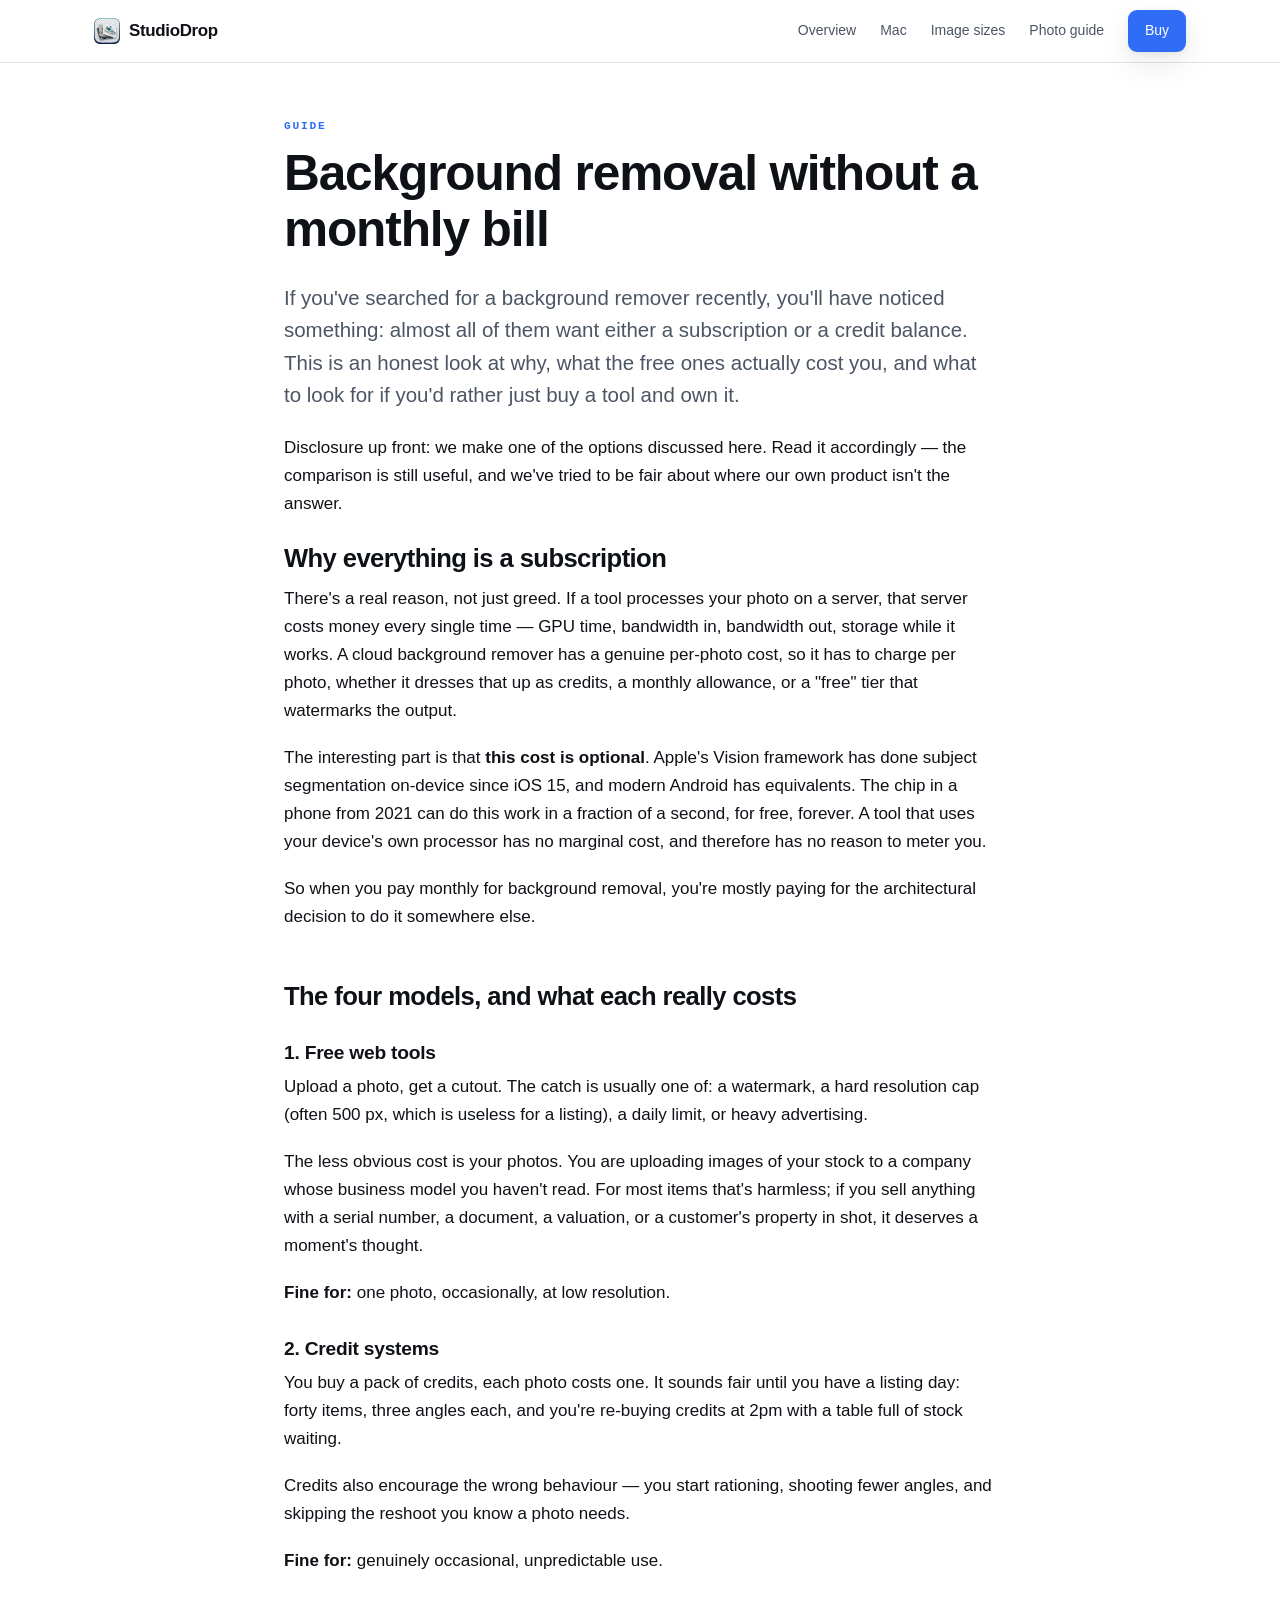
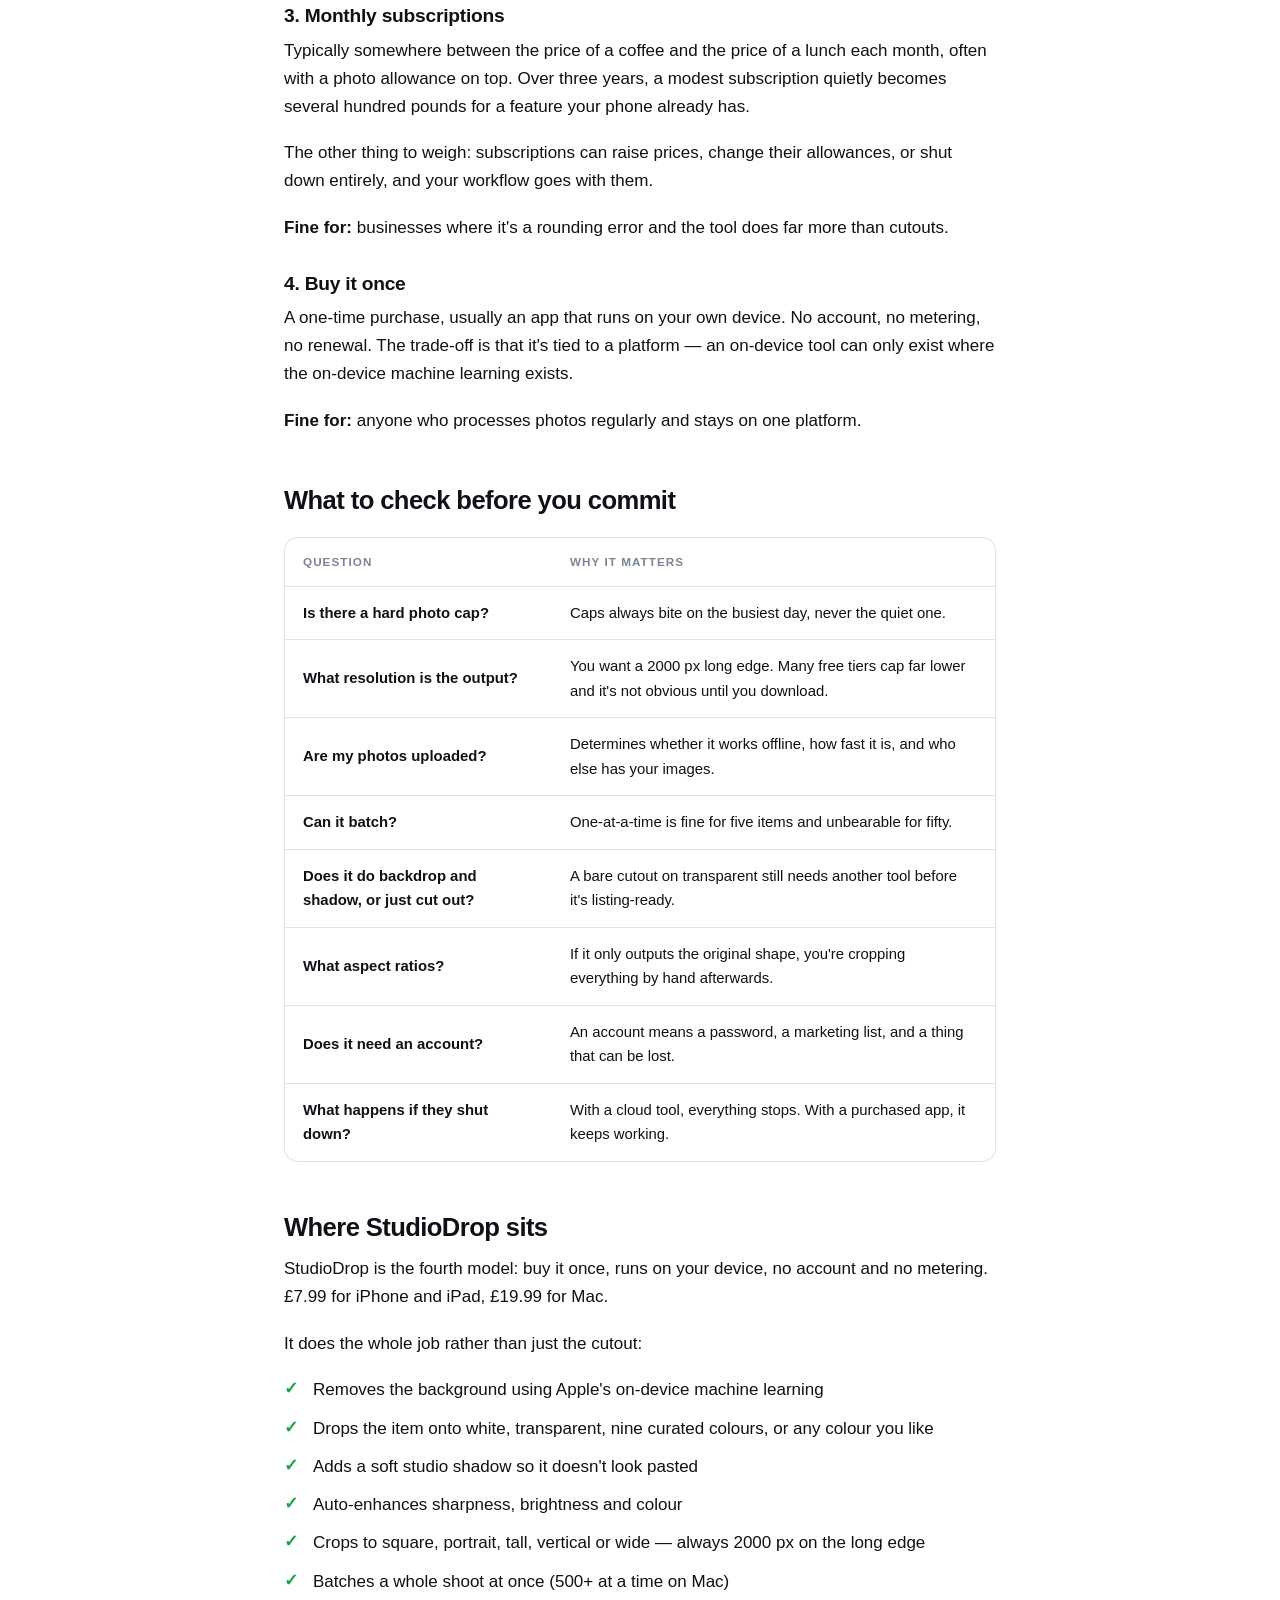
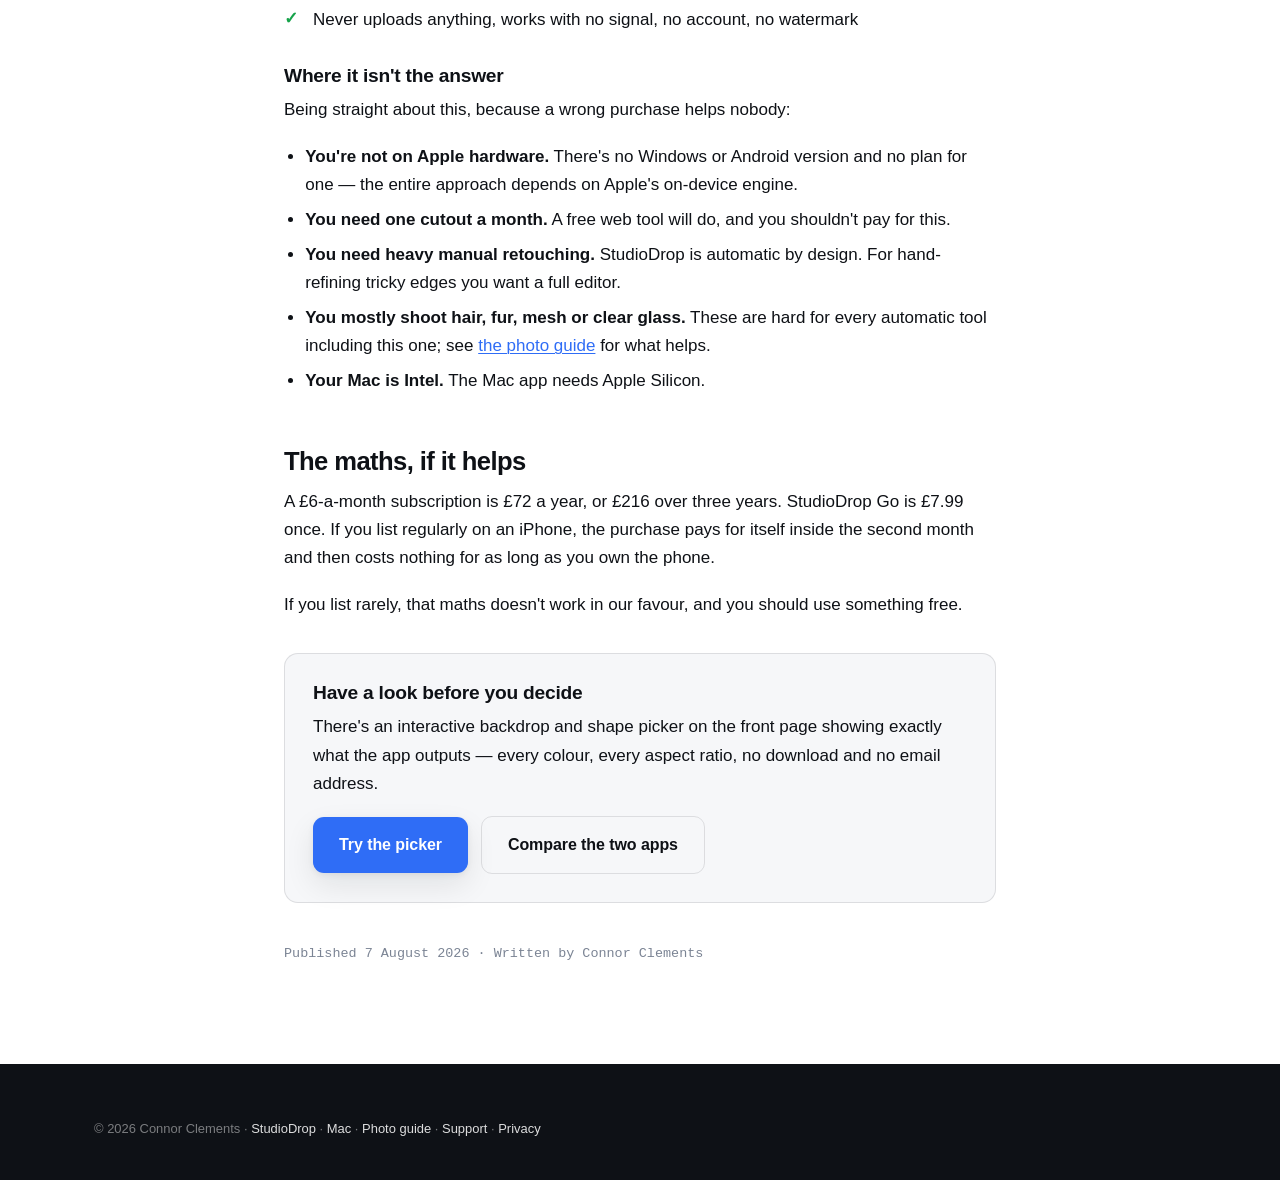
<file: background-remover-no-subscription.html>
<!DOCTYPE html>
<html lang="en">
<head>
<meta charset="utf-8">
<meta name="viewport" content="width=device-width, initial-scale=1">
<title>Background removers without a subscription — what your options actually are</title>
<meta name="description" content="Why almost every background removal tool is a subscription or a credit system, what the free options really cost you, and how to find one you buy once. An honest comparison for resellers.">
<link rel="canonical" href="https://getstudiodrop.com/background-remover-no-subscription.html">
<meta property="og:image" content="https://getstudiodrop.com/press/og-studiodrop.jpg">
<meta property="og:image:width" content="1200">
<meta property="og:image:height" content="630">
<meta name="twitter:card" content="summary_large_image">

<meta property="og:type" content="article">
<meta property="og:title" content="Background removers without a subscription — your real options">
<meta property="og:description" content="Why everything is a subscription, what free really costs, and how to buy one outright.">
<meta property="og:url" content="https://getstudiodrop.com/background-remover-no-subscription.html">

<meta name="theme-color" content="#ffffff">
<link rel="icon" href="favicon.png">
<link rel="stylesheet" href="style.css?v=4">
<script type="application/ld+json">
{
  "@context": "https://schema.org",
  "@type": "Article",
  "headline": "Background removal without a monthly bill",
  "description": "Why almost every background removal tool is a subscription or a credit system, what the free options really cost you, and how to find one you buy once. An honest comparison for resellers.",
  "author": {
    "@type": "Person",
    "name": "Connor Clements",
    "url": "https://pocketstrum.com/",
    "email": "connorclements@hotmail.com"
  },
  "publisher": {
    "@type": "Organization",
    "name": "StudioDrop",
    "url": "https://getstudiodrop.com",
    "logo": {
      "@type": "ImageObject",
      "url": "https://getstudiodrop.com/press/icon-studiodrop.png"
    }
  },
  "datePublished": "2026-08-07",
  "dateModified": "2026-08-07",
  "mainEntityOfPage": "https://getstudiodrop.com/background-remover-no-subscription.html",
  "inLanguage": "en-GB"
}
</script>
</head>
<body>
<a class="skip" href="#main">Skip to content</a>

<header class="site-header">
  <div class="wrap">
    <a class="brand" href="/"><span class="brand-mark"></span>StudioDrop</a>
    <nav class="nav" aria-label="Main">
      <a href="/">Overview</a>
      <a href="/mac.html" class="hide-sm">Mac</a>
      <a href="/marketplace-image-sizes.html" class="hide-sm">Image sizes</a>
      <a href="/photo-guide.html" class="hide-sm">Photo guide</a>
      <a class="btn btn-accent btn-sm" href="/#apps">Buy</a>
    </nav>
  </div>
</header>

<main id="main" class="prose">
<div class="wrap-narrow">

  <p class="eyebrow">Guide</p>
  <h1 style="font-size:clamp(2rem,5vw,3.1rem)">Background removal without a monthly bill</h1>
  <p class="lede">
    If you've searched for a background remover recently, you'll have noticed something:
    almost all of them want either a subscription or a credit balance. This is an honest
    look at why, what the free ones actually cost you, and what to look for if you'd
    rather just buy a tool and own it.
  </p>
  <p>
    Disclosure up front: we make one of the options discussed here. Read it accordingly —
    the comparison is still useful, and we've tried to be fair about where our own product
    isn't the answer.
  </p>

  <h2>Why everything is a subscription</h2>
  <p>
    There's a real reason, not just greed. If a tool processes your photo on a server,
    that server costs money every single time — GPU time, bandwidth in, bandwidth out,
    storage while it works. A cloud background remover has a genuine per-photo cost,
    so it has to charge per photo, whether it dresses that up as credits, a monthly
    allowance, or a "free" tier that watermarks the output.
  </p>
  <p>
    The interesting part is that <strong>this cost is optional</strong>. Apple's Vision
    framework has done subject segmentation on-device since iOS&nbsp;15, and modern
    Android has equivalents. The chip in a phone from 2021 can do this work in
    a fraction of a second, for free, forever. A tool that uses your device's own
    processor has no marginal cost, and therefore has no reason to meter you.
  </p>
  <p>
    So when you pay monthly for background removal, you're mostly paying for the
    architectural decision to do it somewhere else.
  </p>

  <h2>The four models, and what each really costs</h2>

  <h3>1. Free web tools</h3>
  <p>
    Upload a photo, get a cutout. The catch is usually one of: a watermark, a hard
    resolution cap (often 500&nbsp;px, which is useless for a listing), a daily limit,
    or heavy advertising.
  </p>
  <p>
    The less obvious cost is your photos. You are uploading images of your stock to a
    company whose business model you haven't read. For most items that's harmless; if
    you sell anything with a serial number, a document, a valuation, or a customer's
    property in shot, it deserves a moment's thought.
  </p>
  <p><strong>Fine for:</strong> one photo, occasionally, at low resolution.</p>

  <h3>2. Credit systems</h3>
  <p>
    You buy a pack of credits, each photo costs one. It sounds fair until you have a
    listing day: forty items, three angles each, and you're re-buying credits at 2pm
    with a table full of stock waiting.
  </p>
  <p>
    Credits also encourage the wrong behaviour — you start rationing, shooting fewer
    angles, and skipping the reshoot you know a photo needs.
  </p>
  <p><strong>Fine for:</strong> genuinely occasional, unpredictable use.</p>

  <h3>3. Monthly subscriptions</h3>
  <p>
    Typically somewhere between the price of a coffee and the price of a lunch each
    month, often with a photo allowance on top. Over three years, a modest subscription
    quietly becomes several hundred pounds for a feature your phone already has.
  </p>
  <p>
    The other thing to weigh: subscriptions can raise prices, change their allowances,
    or shut down entirely, and your workflow goes with them.
  </p>
  <p><strong>Fine for:</strong> businesses where it's a rounding error and the tool does far more than cutouts.</p>

  <h3>4. Buy it once</h3>
  <p>
    A one-time purchase, usually an app that runs on your own device. No account, no
    metering, no renewal. The trade-off is that it's tied to a platform — an on-device
    tool can only exist where the on-device machine learning exists.
  </p>
  <p><strong>Fine for:</strong> anyone who processes photos regularly and stays on one platform.</p>

  <h2>What to check before you commit</h2>

  <div class="table-wrap" style="margin:22px 0 28px">
    <table>
      <thead><tr><th>Question</th><th>Why it matters</th></tr></thead>
      <tbody>
        <tr><td>Is there a hard photo cap?</td><td>Caps always bite on the busiest day, never the quiet one.</td></tr>
        <tr><td>What resolution is the output?</td><td>You want a 2000&nbsp;px long edge. Many free tiers cap far lower and it's not obvious until you download.</td></tr>
        <tr><td>Are my photos uploaded?</td><td>Determines whether it works offline, how fast it is, and who else has your images.</td></tr>
        <tr><td>Can it batch?</td><td>One-at-a-time is fine for five items and unbearable for fifty.</td></tr>
        <tr><td>Does it do backdrop and shadow, or just cut out?</td><td>A bare cutout on transparent still needs another tool before it's listing-ready.</td></tr>
        <tr><td>What aspect ratios?</td><td>If it only outputs the original shape, you're cropping everything by hand afterwards.</td></tr>
        <tr><td>Does it need an account?</td><td>An account means a password, a marketing list, and a thing that can be lost.</td></tr>
        <tr><td>What happens if they shut down?</td><td>With a cloud tool, everything stops. With a purchased app, it keeps working.</td></tr>
      </tbody>
    </table>
  </div>

  <h2>Where StudioDrop sits</h2>
  <p>
    StudioDrop is the fourth model: buy it once, runs on your device, no account and no
    metering. £7.99 for iPhone and iPad, £19.99 for Mac.
  </p>
  <p>It does the whole job rather than just the cutout:</p>
  <ul class="check">
    <li>Removes the background using Apple's on-device machine learning</li>
    <li>Drops the item onto white, transparent, nine curated colours, or any colour you like</li>
    <li>Adds a soft studio shadow so it doesn't look pasted</li>
    <li>Auto-enhances sharpness, brightness and colour</li>
    <li>Crops to square, portrait, tall, vertical or wide — always 2000&nbsp;px on the long edge</li>
    <li>Batches a whole shoot at once (500+ at a time on Mac)</li>
    <li>Never uploads anything, works with no signal, no account, no watermark</li>
  </ul>

  <h3>Where it isn't the answer</h3>
  <p>Being straight about this, because a wrong purchase helps nobody:</p>
  <ul>
    <li><strong>You're not on Apple hardware.</strong> There's no Windows or Android version and no plan for one — the entire approach depends on Apple's on-device engine.</li>
    <li><strong>You need one cutout a month.</strong> A free web tool will do, and you shouldn't pay for this.</li>
    <li><strong>You need heavy manual retouching.</strong> StudioDrop is automatic by design. For hand-refining tricky edges you want a full editor.</li>
    <li><strong>You mostly shoot hair, fur, mesh or clear glass.</strong> These are hard for every automatic tool including this one; see <a href="/photo-guide.html">the photo guide</a> for what helps.</li>
    <li><strong>Your Mac is Intel.</strong> The Mac app needs Apple Silicon.</li>
  </ul>

  <h2>The maths, if it helps</h2>
  <p>
    A £6-a-month subscription is £72 a year, or £216 over three years. StudioDrop&nbsp;Go
    is £7.99 once. If you list regularly on an iPhone, the purchase pays for itself
    inside the second month and then costs nothing for as long as you own the phone.
  </p>
  <p>
    If you list rarely, that maths doesn't work in our favour, and you should use
    something free.
  </p>

  <div style="background:var(--bg-soft);border:1px solid var(--line);border-radius:14px;padding:28px;margin:34px 0">
    <h3 style="margin-top:0">Have a look before you decide</h3>
    <p style="margin-bottom:18px">
      There's an interactive backdrop and shape picker on the front page showing exactly
      what the app outputs — every colour, every aspect ratio, no download and no email
      address.
    </p>
    <div class="btn-row">
      <a class="btn btn-accent" href="/">Try the picker</a>
      <a class="btn btn-ghost" href="/#apps">Compare the two apps</a>
    </div>
  </div>

  <p class="updated" style="margin-top:40px">Published 7 August 2026 · Written by Connor Clements</p>

</div>
</main>

<footer class="site-footer">
  <div class="wrap">
    <div class="footer-bottom" style="border:0;padding-top:0">
      © 2026 Connor Clements ·
      <a href="/">StudioDrop</a> ·
      <a href="/mac.html">Mac</a> ·
      <a href="/photo-guide.html">Photo guide</a> ·
      <a href="/support.html">Support</a> ·
      <a href="/privacy.html">Privacy</a>
    </div>
  </div>
</footer>
</body>
</html>
</file>
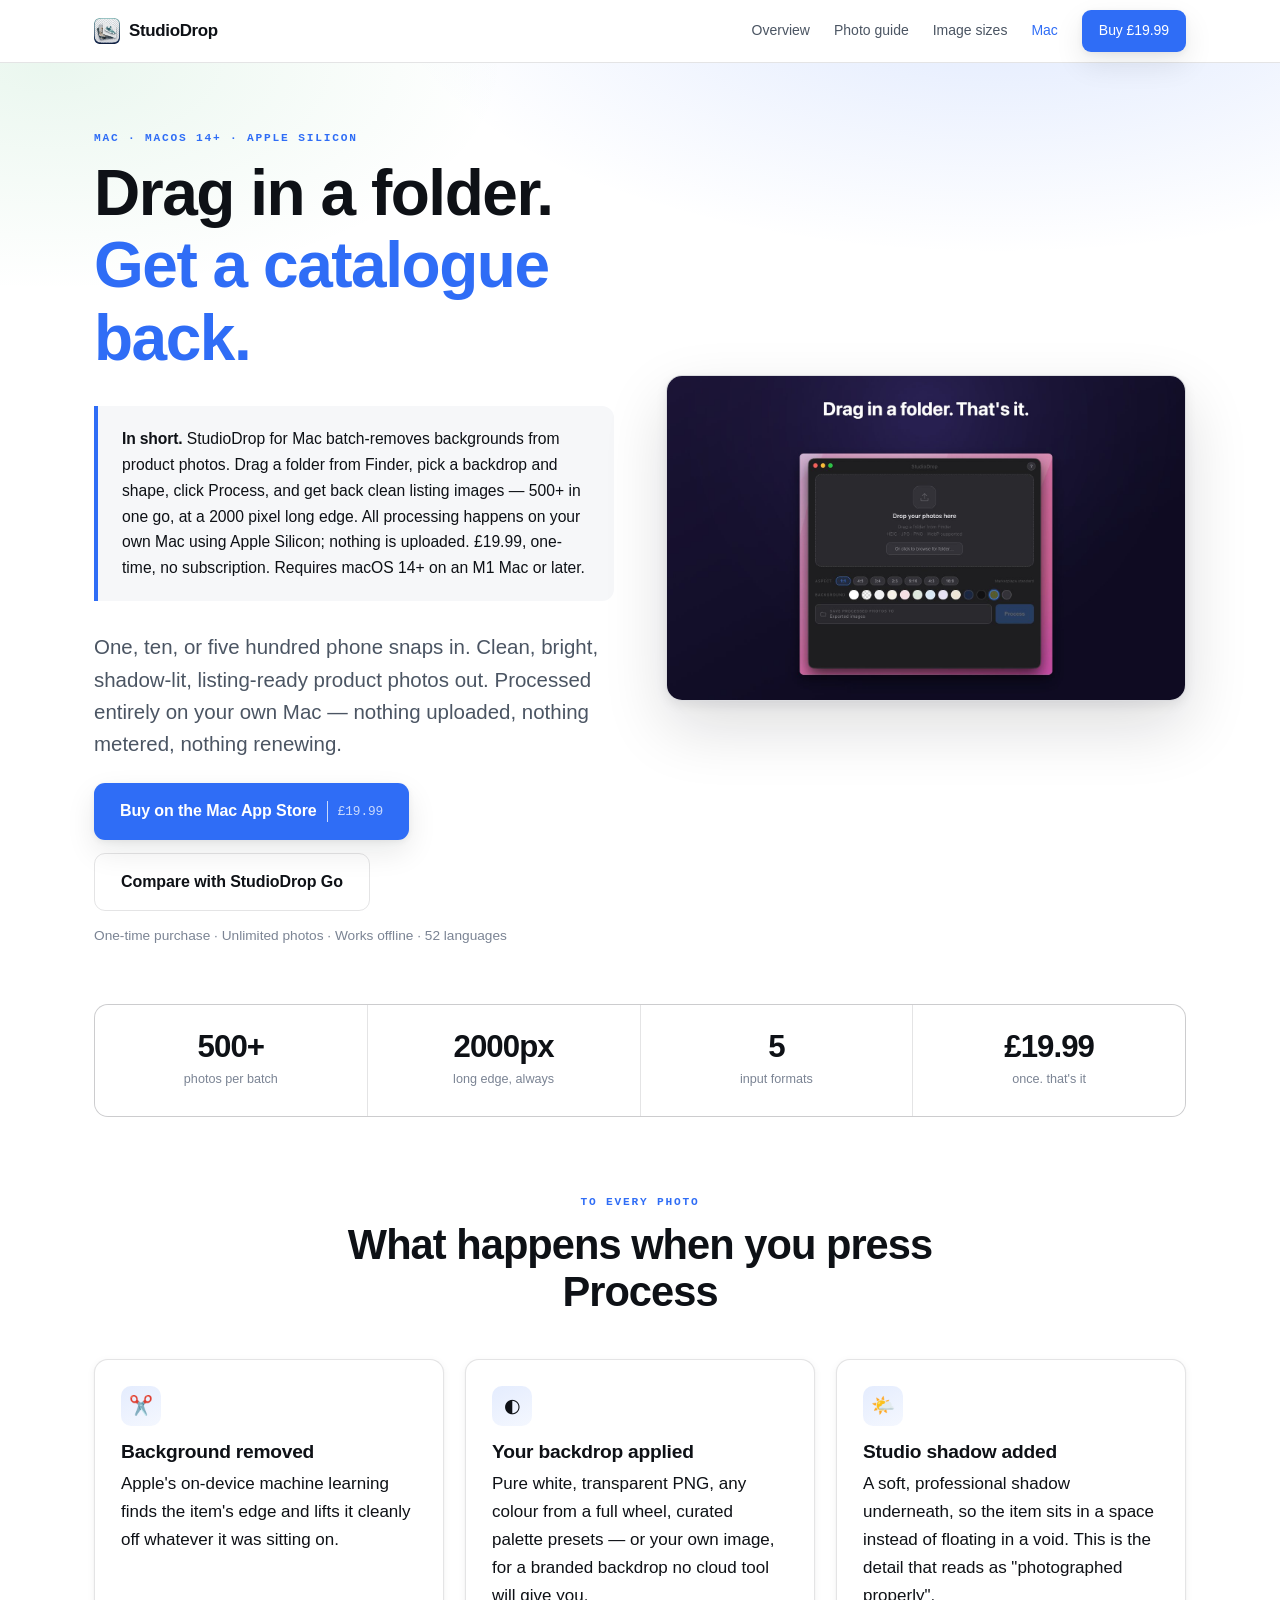
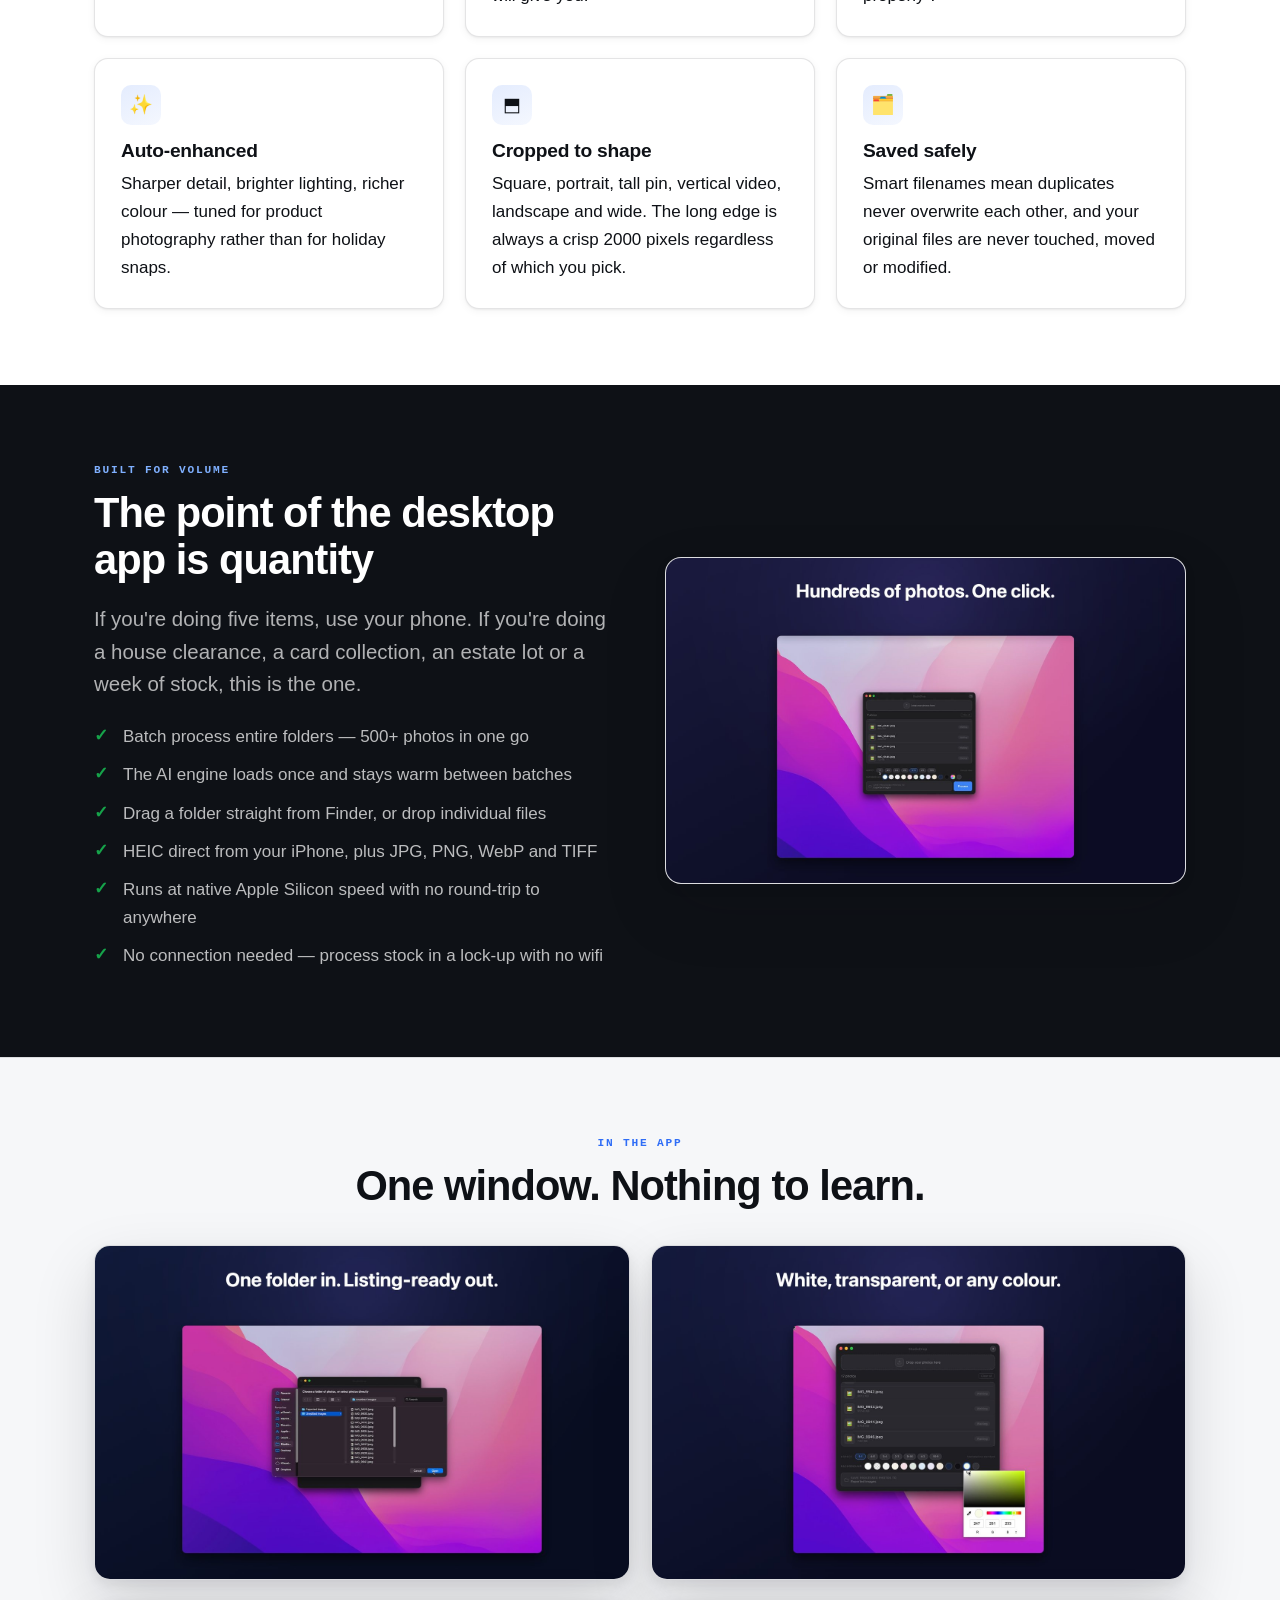
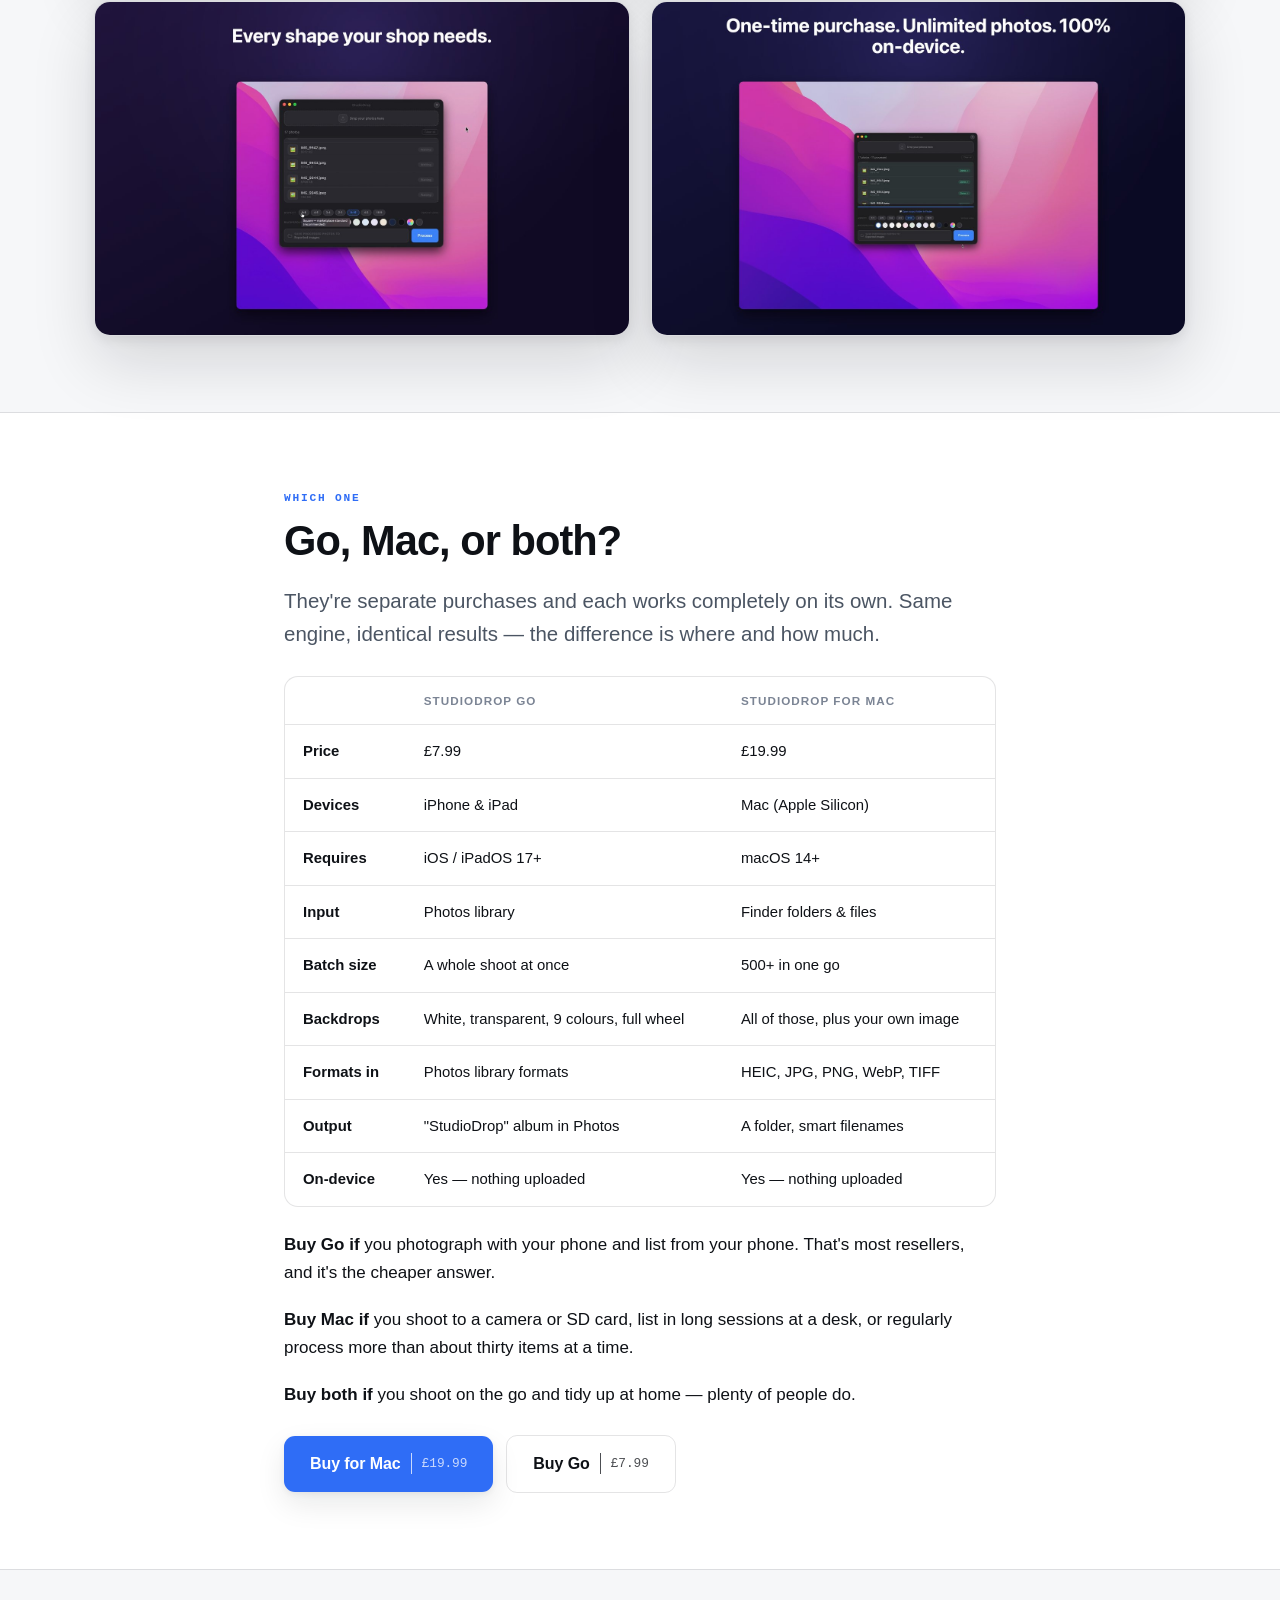
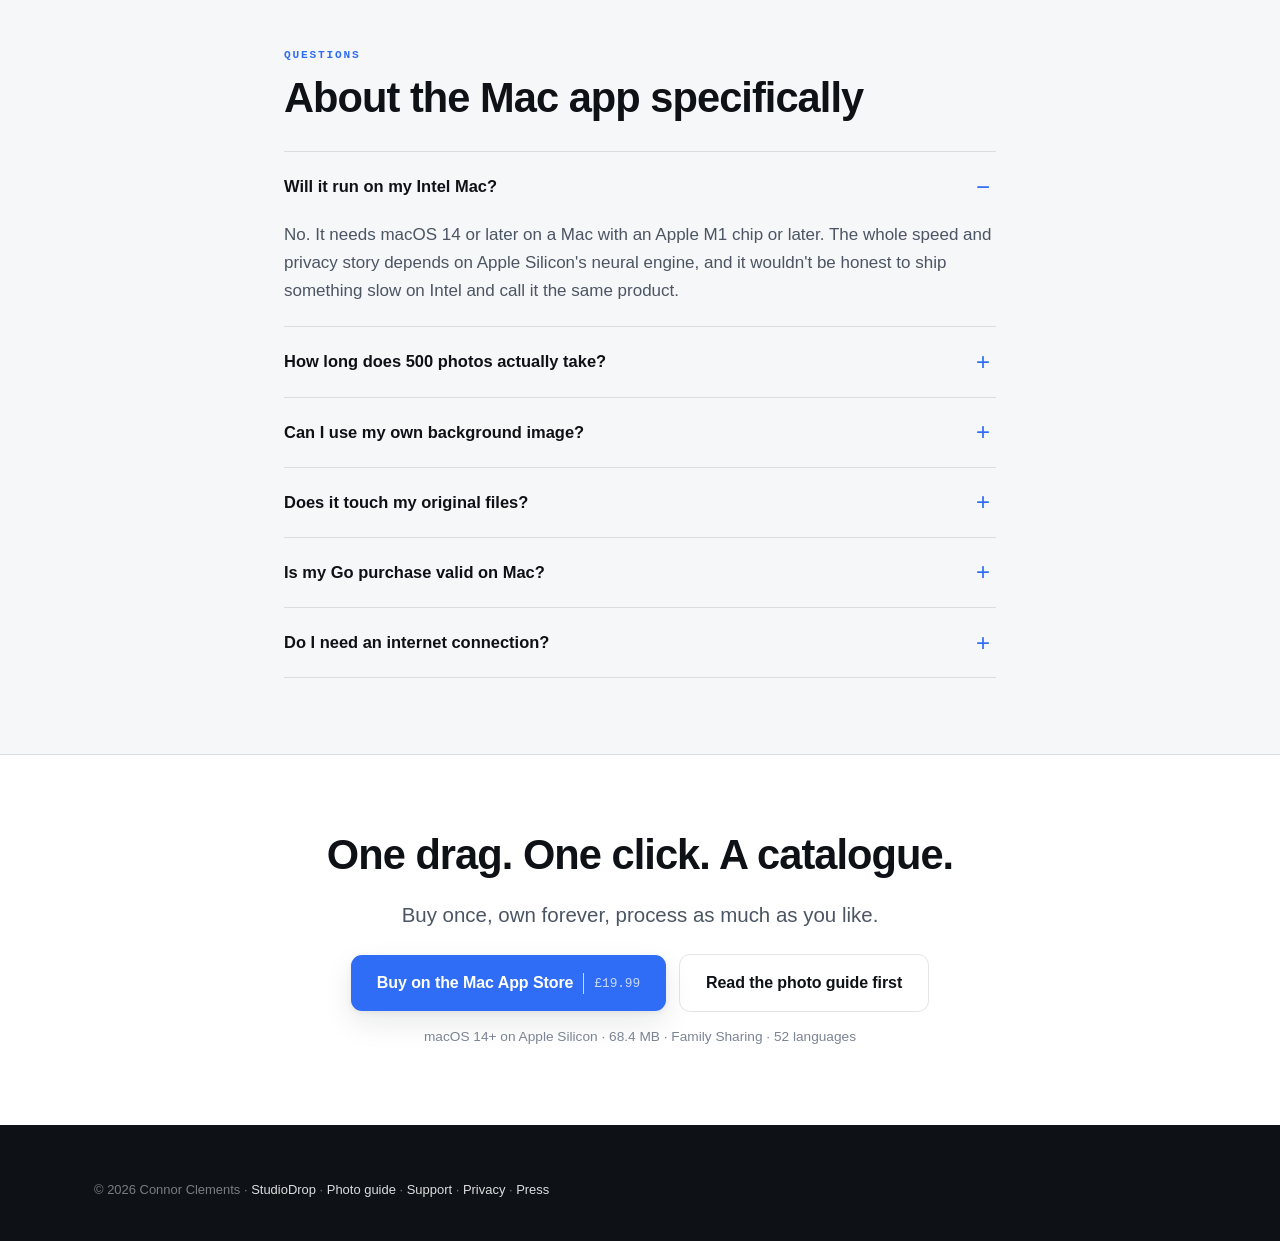
<file: mac.html>
<!DOCTYPE html>
<html lang="en">
<head>
<meta charset="utf-8">
<meta name="viewport" content="width=device-width, initial-scale=1">
<title>StudioDrop for Mac — batch background removal for 500+ photos at a time</title>
<meta name="description" content="Drag a folder from Finder, click Process, get back clean white-background listing photos. 500+ photos in one go, entirely on your own Mac. £19.99 once, no subscription, nothing uploaded.">
<link rel="canonical" href="https://getstudiodrop.com/mac.html">

<meta property="og:type" content="website">
<meta property="og:site_name" content="StudioDrop">
<meta property="og:title" content="StudioDrop for Mac — batch background removal">
<meta property="og:description" content="Drag in a folder of 500 photos. Click Process. No uploads, no credits, no subscription.">
<meta property="og:url" content="https://getstudiodrop.com/mac.html">
<meta property="og:image" content="https://getstudiodrop.com/press/og-studiodrop-mac.png">
<meta name="twitter:card" content="summary_large_image">

<meta name="theme-color" content="#ffffff">
<link rel="icon" href="favicon.png">
<link rel="stylesheet" href="style.css?v=4">

<script type="application/ld+json">
{
  "@context": "https://schema.org",
  "@type": "SoftwareApplication",
  "name": "StudioDrop for Mac",
  "operatingSystem": "macOS 14.0 or later, Apple Silicon",
  "applicationCategory": "MultimediaApplication",
  "applicationSubCategory": "Photo & Video",
  "description": "Batch background removal for Mac. Drag a folder of product photos from Finder and get back clean, shadow-lit, listing-ready images — processed entirely on your own machine.",
  "url": "https://getstudiodrop.com/mac.html",
  "downloadUrl": "https://apps.apple.com/gb/app/studiodrop/id6787174883",
  "author": { "@type": "Person", "name": "Connor Clements" },
  "offers": { "@type": "Offer", "price": "19.99", "priceCurrency": "GBP", "category": "One-time purchase" }
}
</script>
<script type="application/ld+json">
{
  "@context": "https://schema.org",
  "@type": "FAQPage",
  "mainEntity": [
    {
      "@type": "Question",
      "name": "Will it run on my Intel Mac?",
      "acceptedAnswer": {
        "@type": "Answer",
        "text": "No. It needs macOS 14 or later on a Mac with an Apple M1 chip or later. The whole speed and privacy story depends on Apple Silicon's neural engine, and it wouldn't be honest to ship something slow on Intel and call it the same product."
      }
    },
    {
      "@type": "Question",
      "name": "How long does 500 photos actually take?",
      "acceptedAnswer": {
        "@type": "Answer",
        "text": "It depends on your Mac and your image sizes, but the engine loads once and stays warm, so a large batch runs far faster per-photo than a small one. There's no upload wait at any point, which is where cloud tools lose most of their time."
      }
    },
    {
      "@type": "Question",
      "name": "Can I use my own background image?",
      "acceptedAnswer": {
        "@type": "Answer",
        "text": "Yes — this is a Mac-only feature. Drop in an image and it becomes the backdrop, which is how you get a consistent branded look across a whole catalogue."
      }
    },
    {
      "@type": "Question",
      "name": "Does it touch my original files?",
      "acceptedAnswer": {
        "@type": "Answer",
        "text": "Never. Originals are read and left exactly as they were. Output goes to a separate location with smart filenames so nothing overwrites anything."
      }
    },
    {
      "@type": "Question",
      "name": "Is my Go purchase valid on Mac?",
      "acceptedAnswer": {
        "@type": "Answer",
        "text": "No — they're two separate apps and two separate purchases. Apple treats iOS and Mac apps as distinct products unless a developer bundles them as Universal, and these aren't. Each works completely on its own."
      }
    },
    {
      "@type": "Question",
      "name": "Do I need an internet connection?",
      "acceptedAnswer": {
        "@type": "Answer",
        "text": "Only to download the app from the Mac App Store. After that, never. It makes no network connections and works fully offline."
      }
    }
  ]
}
</script>
</head>
<body>
<a class="skip" href="#main">Skip to content</a>

<header class="site-header">
  <div class="wrap">
    <a class="brand" href="/"><span class="brand-mark"></span>StudioDrop</a>
    <nav class="nav" aria-label="Main">
      <a href="/">Overview</a>
      <a href="/photo-guide.html" class="hide-sm">Photo guide</a>
      <a href="/marketplace-image-sizes.html" class="hide-sm">Image sizes</a>
      <a href="/mac.html" aria-current="page">Mac</a>
      <a class="btn btn-accent btn-sm" href="https://apps.apple.com/gb/app/studiodrop/id6787174883">Buy £19.99</a>
    </nav>
  </div>
</header>

<main id="main">

<!-- ============================ HERO ============================ -->
<section class="hero">
  <div class="wrap hero-grid">
    <div>
      <p class="eyebrow">Mac · macOS 14+ · Apple Silicon</p>
      <h1>Drag in a folder. <em>Get a catalogue back.</em></h1>
      <div class="tldr">
        <p><strong>In short.</strong> StudioDrop for Mac batch-removes backgrounds from
        product photos. Drag a folder from Finder, pick a backdrop and shape, click Process,
        and get back clean listing images — 500+ in one go, at a 2000&nbsp;pixel long edge.
        All processing happens on your own Mac using Apple Silicon; nothing is uploaded.
        £19.99, one-time, no subscription. Requires macOS&nbsp;14+ on an M1 Mac or later.</p>
      </div>
      <p class="lede">
        One, ten, or five hundred phone snaps in. Clean, bright, shadow-lit,
        listing-ready product photos out. Processed entirely on your own Mac —
        nothing uploaded, nothing metered, nothing renewing.
      </p>
      <div class="btn-row">
        <a class="btn btn-accent" href="https://apps.apple.com/gb/app/studiodrop/id6787174883">
          Buy on the Mac App&nbsp;Store <span class="price">£19.99</span>
        </a>
        <a class="btn btn-ghost" href="/">Compare with StudioDrop Go</a>
      </div>
      <p class="btn-note">One-time purchase · Unlimited photos · Works offline · 52 languages</p>
    </div>
    <div class="shot-frame">
      <img src="shots/mac-hero.jpg" width="1400" height="875" alt="StudioDrop for Mac — drop your photos here, with aspect ratio and backdrop controls"
           onerror="this.style.display='none';this.nextElementSibling.hidden=false">
      <div class="shot-placeholder" hidden>shots/mac-hero.jpg</div>
    </div>
  </div>
</section>

<!-- ============================ STATS ============================ -->
<div class="wrap">
  <div class="stats">
    <div class="stat"><b>500+</b><span>photos per batch</span></div>
    <div class="stat"><b>2000px</b><span>long edge, always</span></div>
    <div class="stat"><b>5</b><span>input formats</span></div>
    <div class="stat"><b>£19.99</b><span>once. that's it</span></div>
  </div>
</div>

<!-- ============================ WHAT IT DOES ============================ -->
<section>
  <div class="wrap">
    <div class="center" style="max-width:640px;margin:0 auto 44px">
      <p class="eyebrow">To every photo</p>
      <h2>What happens when you press Process</h2>
    </div>

    <div class="grid grid-3">
      <div class="card">
        <div class="card-icon">✂️</div>
        <h3>Background removed</h3>
        <p>Apple's on-device machine learning finds the item's edge and lifts it cleanly
        off whatever it was sitting on.</p>
      </div>
      <div class="card">
        <div class="card-icon">◐</div>
        <h3>Your backdrop applied</h3>
        <p>Pure white, transparent PNG, any colour from a full wheel, curated palette
        presets — or your own image, for a branded backdrop no cloud tool will give you.</p>
      </div>
      <div class="card">
        <div class="card-icon">🌤️</div>
        <h3>Studio shadow added</h3>
        <p>A soft, professional shadow underneath, so the item sits in a space instead of
        floating in a void. This is the detail that reads as "photographed properly".</p>
      </div>
      <div class="card">
        <div class="card-icon">✨</div>
        <h3>Auto-enhanced</h3>
        <p>Sharper detail, brighter lighting, richer colour — tuned for product
        photography rather than for holiday snaps.</p>
      </div>
      <div class="card">
        <div class="card-icon">⬒</div>
        <h3>Cropped to shape</h3>
        <p>Square, portrait, tall pin, vertical video, landscape and wide. The long edge
        is always a crisp 2000&nbsp;pixels regardless of which you pick.</p>
      </div>
      <div class="card">
        <div class="card-icon">🗂️</div>
        <h3>Saved safely</h3>
        <p>Smart filenames mean duplicates never overwrite each other, and your original
        files are never touched, moved or modified.</p>
      </div>
    </div>
  </div>
</section>

<!-- ============================ BUILT FOR VOLUME ============================ -->
<section class="band-dark">
  <div class="wrap">
    <div class="feature-row">
      <div>
        <p class="eyebrow">Built for volume</p>
        <h2>The point of the desktop app is quantity</h2>
        <p class="lede">
          If you're doing five items, use your phone. If you're doing a house clearance,
          a card collection, an estate lot or a week of stock, this is the one.
        </p>
        <ul class="check" style="margin-top:20px">
          <li>Batch process entire folders — 500+ photos in one go</li>
          <li>The AI engine loads once and stays warm between batches</li>
          <li>Drag a folder straight from Finder, or drop individual files</li>
          <li>HEIC direct from your iPhone, plus JPG, PNG, WebP and TIFF</li>
          <li>Runs at native Apple Silicon speed with no round-trip to anywhere</li>
          <li>No connection needed — process stock in a lock-up with no wifi</li>
        </ul>
      </div>
      <div class="shot-frame">
        <img src="shots/mac-batch.jpg" width="1400" height="875" loading="lazy" alt="Seventeen photos queued in StudioDrop for Mac, ready to batch process"
             onerror="this.style.display='none';this.nextElementSibling.hidden=false">
        <div class="shot-placeholder" hidden>shots/mac-batch.jpg</div>
      </div>
    </div>
  </div>
</section>

<!-- ============================ MAC GALLERY ============================ -->
<section class="band">
  <div class="wrap">
    <div class="center" style="max-width:620px;margin:0 auto 36px">
      <p class="eyebrow">In the app</p>
      <h2>One window. Nothing to learn.</h2>
    </div>
    <div class="grid grid-2">
      <div class="shot-frame">
        <img src="shots/mac-folder.jpg" width="1400" height="875" loading="lazy"
             alt="Choosing a folder of unedited photos from Finder"
             onerror="this.style.display='none';this.nextElementSibling.hidden=false">
        <div class="shot-placeholder" hidden>shots/mac-folder.jpg</div>
      </div>
      <div class="shot-frame">
        <img src="shots/mac-colour.jpg" width="1400" height="875" loading="lazy"
             alt="Picking any backdrop colour with the macOS colour picker"
             onerror="this.style.display='none';this.nextElementSibling.hidden=false">
        <div class="shot-placeholder" hidden>shots/mac-colour.jpg</div>
      </div>
      <div class="shot-frame">
        <img src="shots/mac-shapes.jpg" width="1400" height="875" loading="lazy"
             alt="The aspect ratio row, with square marked as the marketplace standard"
             onerror="this.style.display='none';this.nextElementSibling.hidden=false">
        <div class="shot-placeholder" hidden>shots/mac-shapes.jpg</div>
      </div>
      <div class="shot-frame">
        <img src="shots/mac-onetime.jpg" width="1400" height="875" loading="lazy"
             alt="Seventeen of seventeen photos processed, with a link to open the output folder"
             onerror="this.style.display='none';this.nextElementSibling.hidden=false">
        <div class="shot-placeholder" hidden>shots/mac-onetime.jpg</div>
      </div>
    </div>
  </div>
</section>

<!-- ============================ GO vs MAC ============================ -->
<section>
  <div class="wrap-narrow">
    <p class="eyebrow">Which one</p>
    <h2>Go, Mac, or both?</h2>
    <p class="lede">
      They're separate purchases and each works completely on its own.
      Same engine, identical results — the difference is where and how much.
    </p>

    <div class="table-wrap" style="margin:26px 0 24px">
      <table>
        <thead><tr><th></th><th>StudioDrop Go</th><th>StudioDrop for Mac</th></tr></thead>
        <tbody>
          <tr><td>Price</td><td>£7.99</td><td>£19.99</td></tr>
          <tr><td>Devices</td><td>iPhone &amp; iPad</td><td>Mac (Apple Silicon)</td></tr>
          <tr><td>Requires</td><td>iOS / iPadOS 17+</td><td>macOS 14+</td></tr>
          <tr><td>Input</td><td>Photos library</td><td>Finder folders &amp; files</td></tr>
          <tr><td>Batch size</td><td>A whole shoot at once</td><td>500+ in one go</td></tr>
          <tr><td>Backdrops</td><td>White, transparent, 9 colours, full wheel</td><td>All of those, plus your own image</td></tr>
          <tr><td>Formats in</td><td>Photos library formats</td><td>HEIC, JPG, PNG, WebP, TIFF</td></tr>
          <tr><td>Output</td><td>"StudioDrop" album in Photos</td><td>A folder, smart filenames</td></tr>
          <tr><td>On-device</td><td>Yes — nothing uploaded</td><td>Yes — nothing uploaded</td></tr>
        </tbody>
      </table>
    </div>

    <p><strong>Buy Go if</strong> you photograph with your phone and list from your phone. That's most resellers, and it's the cheaper answer.</p>
    <p><strong>Buy Mac if</strong> you shoot to a camera or SD card, list in long sessions at a desk, or regularly process more than about thirty items at a time.</p>
    <p><strong>Buy both if</strong> you shoot on the go and tidy up at home — plenty of people do.</p>

    <div class="btn-row" style="margin-top:26px">
      <a class="btn btn-accent" href="https://apps.apple.com/gb/app/studiodrop/id6787174883">
        Buy for Mac <span class="price">£19.99</span>
      </a>
      <a class="btn btn-ghost" href="https://apps.apple.com/gb/app/studiodrop-go/id6793896217">
        Buy Go <span class="price">£7.99</span>
      </a>
    </div>
  </div>
</section>

<!-- ============================ FAQ ============================ -->
<section class="band">
  <div class="wrap-narrow">
    <p class="eyebrow">Questions</p>
    <h2>About the Mac app specifically</h2>
    <div class="faq" style="margin-top:30px">
      <details open>
        <summary>Will it run on my Intel Mac?</summary>
        <div class="faq-body"><p>No. It needs macOS&nbsp;14 or later on a Mac with an Apple&nbsp;M1 chip or later. The whole speed and privacy story depends on Apple&nbsp;Silicon's neural engine, and it wouldn't be honest to ship something slow on Intel and call it the same product.</p></div>
      </details>
      <details>
        <summary>How long does 500 photos actually take?</summary>
        <div class="faq-body"><p>It depends on your Mac and your image sizes, but the engine loads once and stays warm, so a large batch runs far faster per-photo than a small one. There's no upload wait at any point, which is where cloud tools lose most of their time.</p></div>
      </details>
      <details>
        <summary>Can I use my own background image?</summary>
        <div class="faq-body"><p>Yes — this is a Mac-only feature. Drop in an image and it becomes the backdrop, which is how you get a consistent branded look across a whole catalogue.</p></div>
      </details>
      <details>
        <summary>Does it touch my original files?</summary>
        <div class="faq-body"><p>Never. Originals are read and left exactly as they were. Output goes to a separate location with smart filenames so nothing overwrites anything.</p></div>
      </details>
      <details>
        <summary>Is my Go purchase valid on Mac?</summary>
        <div class="faq-body"><p>No — they're two separate apps and two separate purchases. Apple treats iOS and Mac apps as distinct products unless a developer bundles them as Universal, and these aren't. Each works completely on its own.</p></div>
      </details>
      <details>
        <summary>Do I need an internet connection?</summary>
        <div class="faq-body"><p>Only to download the app from the Mac App&nbsp;Store. After that, never. It makes no network connections and works fully offline.</p></div>
      </details>
    </div>
  </div>
</section>

<!-- ============================ CTA ============================ -->
<section>
  <div class="wrap-narrow center">
    <h2>One drag. One click. A catalogue.</h2>
    <p class="lede">Buy once, own forever, process as much as you like.</p>
    <div class="btn-row" style="justify-content:center;margin-top:22px">
      <a class="btn btn-accent" href="https://apps.apple.com/gb/app/studiodrop/id6787174883">
        Buy on the Mac App&nbsp;Store <span class="price">£19.99</span>
      </a>
      <a class="btn btn-ghost" href="/photo-guide.html">Read the photo guide first</a>
    </div>
    <p class="btn-note">macOS 14+ on Apple Silicon · 68.4 MB · Family Sharing · 52 languages</p>
  </div>
</section>

</main>

<footer class="site-footer">
  <div class="wrap">
    <div class="footer-bottom" style="border:0;padding-top:0">
      © 2026 Connor Clements ·
      <a href="/">StudioDrop</a> ·
      <a href="/photo-guide.html">Photo guide</a> ·
      <a href="/support.html">Support</a> ·
      <a href="/privacy.html">Privacy</a> ·
      <a href="/press.html">Press</a>
    </div>
  </div>
</footer>
</body>
</html>
</file>
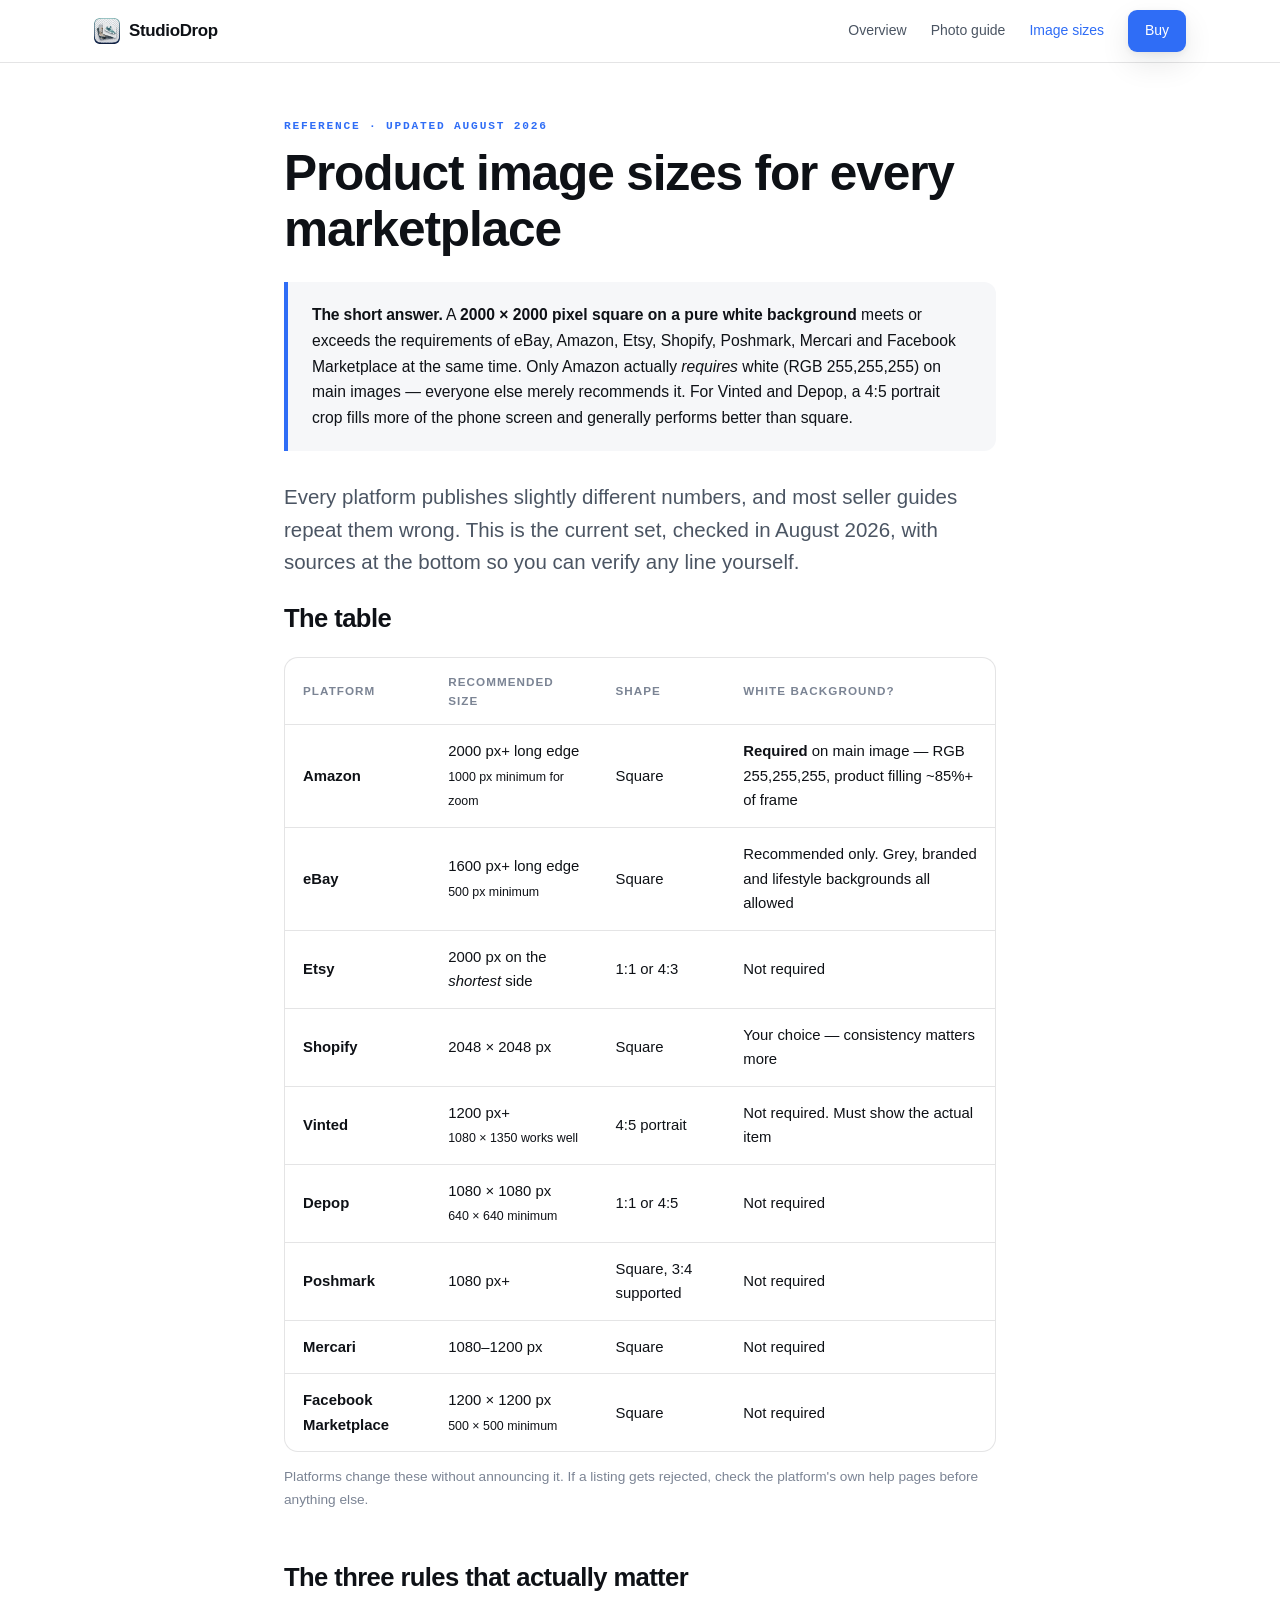
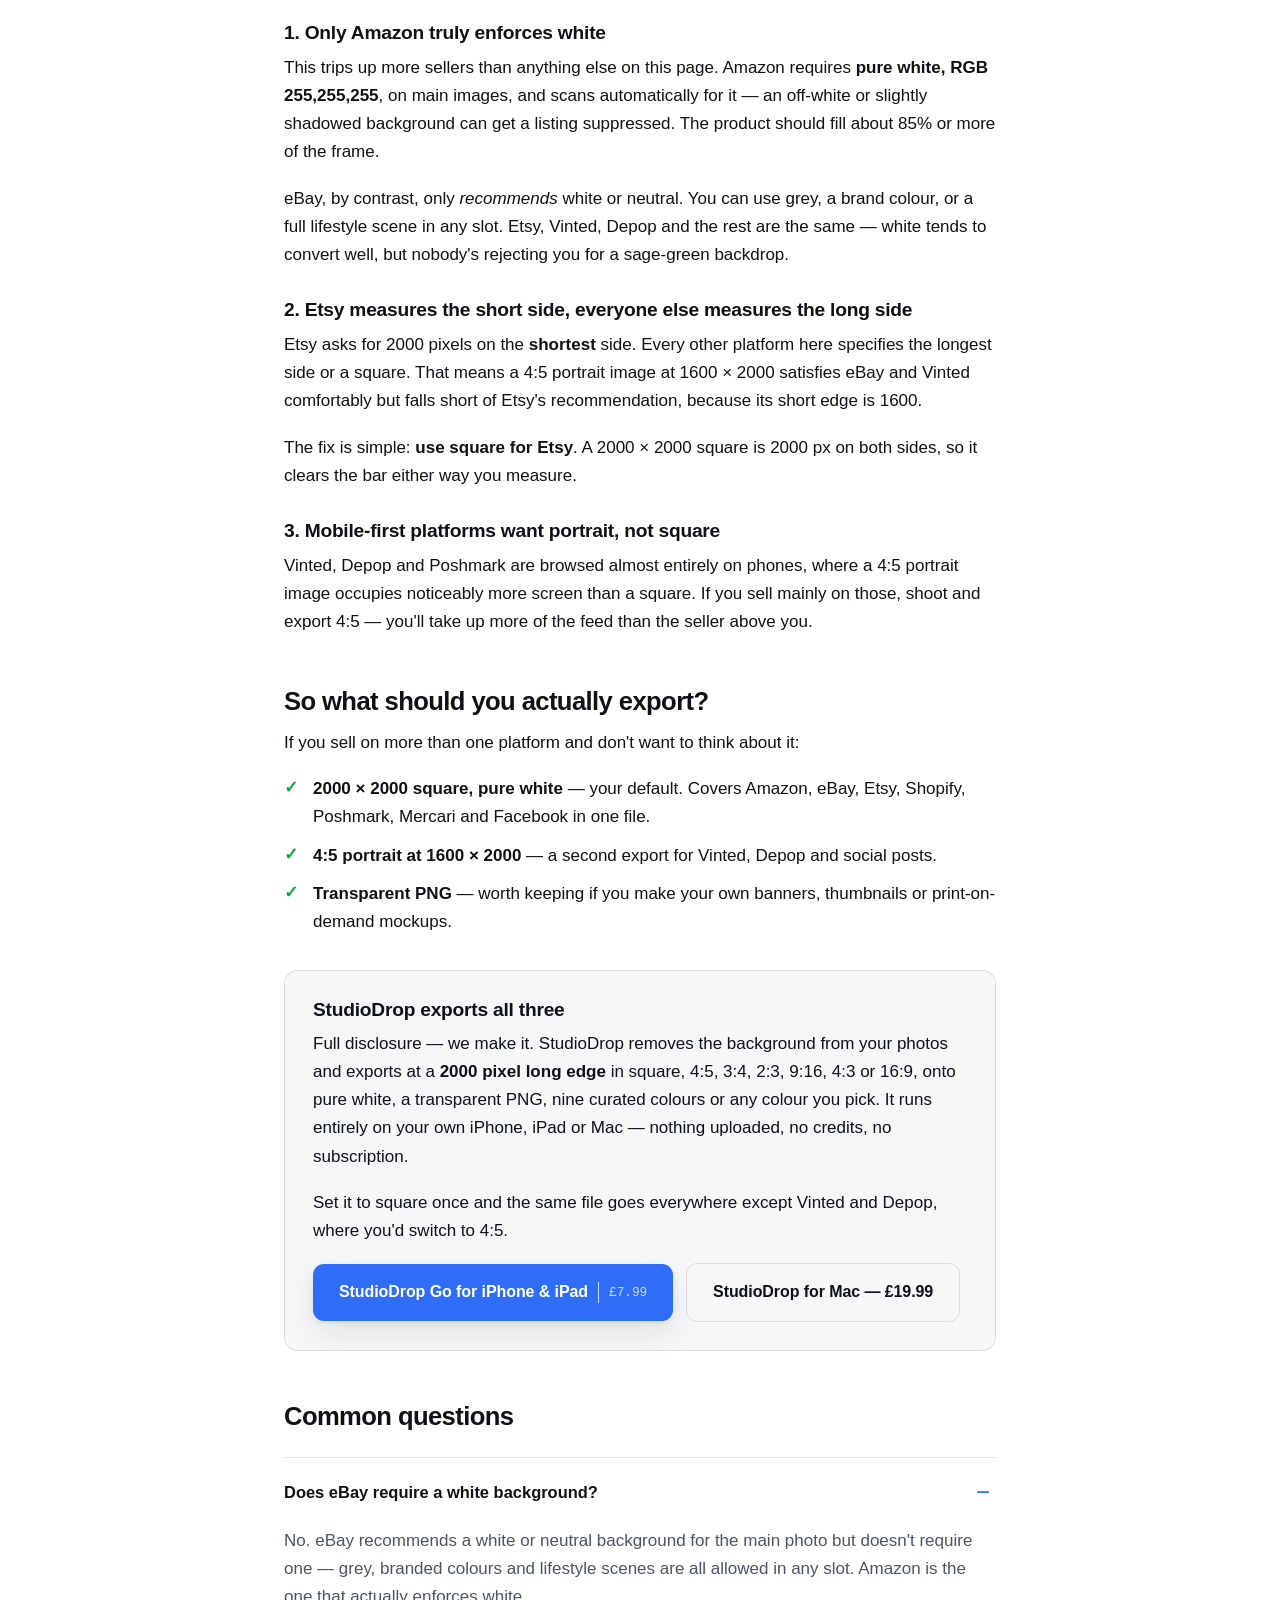
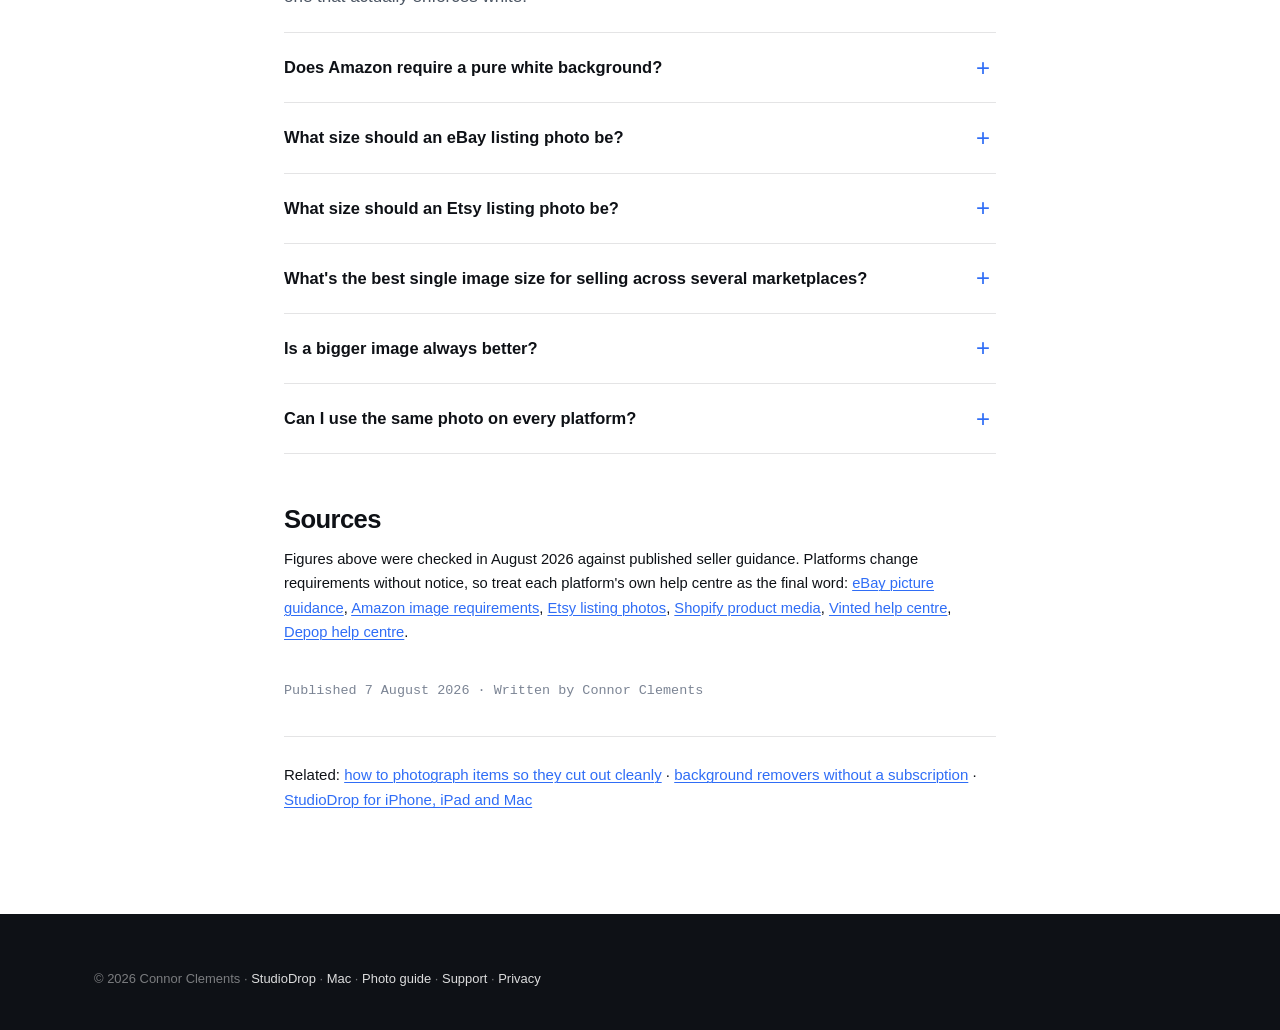
<file: marketplace-image-sizes.html>
<!DOCTYPE html>
<html lang="en">
<head>
<meta charset="utf-8">
<meta name="viewport" content="width=device-width, initial-scale=1">
<title>Product image sizes for every marketplace (2026) — eBay, Amazon, Etsy, Vinted, Depop and more</title>
<meta name="description" content="Verified image requirements for eBay, Amazon, Etsy, Vinted, Depop, Shopify, Poshmark, Mercari and Facebook Marketplace: pixel sizes, aspect ratios and which ones actually require a white background.">
<link rel="canonical" href="https://getstudiodrop.com/marketplace-image-sizes.html">

<meta property="og:type" content="article">
<meta property="og:title" content="Product image sizes for every marketplace (2026)">
<meta property="og:description" content="Pixel sizes, aspect ratios and white-background rules for nine selling platforms, in one table.">
<meta property="og:url" content="https://getstudiodrop.com/marketplace-image-sizes.html">
<meta property="og:image" content="https://getstudiodrop.com/press/og-studiodrop.jpg">
<meta name="twitter:card" content="summary_large_image">

<meta name="theme-color" content="#ffffff">
<link rel="icon" href="favicon.png">
<link rel="stylesheet" href="style.css?v=4">

<script type="application/ld+json">
{
  "@context": "https://schema.org",
  "@type": "Article",
  "headline": "Product image sizes for every marketplace (2026)",
  "description": "Verified image requirements for eBay, Amazon, Etsy, Vinted, Depop, Shopify, Poshmark, Mercari and Facebook Marketplace: pixel sizes, aspect ratios and which platforms require a white background.",
  "author": { "@type": "Person", "name": "Connor Clements", "url": "https://pocketstrum.com/" },
  "publisher": { "@type": "Organization", "name": "StudioDrop", "url": "https://getstudiodrop.com",
    "logo": { "@type": "ImageObject", "url": "https://getstudiodrop.com/press/icon-studiodrop.png" } },
  "datePublished": "2026-08-07",
  "dateModified": "2026-08-07",
  "mainEntityOfPage": "https://getstudiodrop.com/marketplace-image-sizes.html",
  "inLanguage": "en-GB"
}
</script>

<script type="application/ld+json">
{
  "@context": "https://schema.org",
  "@type": "FAQPage",
  "mainEntity": [
    { "@type": "Question", "name": "Does eBay require a white background?",
      "acceptedAnswer": { "@type": "Answer", "text": "No. eBay recommends a white or neutral background for the main photo but does not require one. Grey backgrounds, branded colours and lifestyle scenes are all permitted in any image slot. This is different from Amazon, which does enforce a pure white background on main images." } },
    { "@type": "Question", "name": "Does Amazon require a pure white background?",
      "acceptedAnswer": { "@type": "Answer", "text": "Yes, for main images. Amazon requires pure white, RGB 255,255,255, on the main image, with the product filling roughly 85% or more of the frame. Off-white or lightly shadowed backgrounds can cause the listing to be suppressed. Additional images may use other backgrounds." } },
    { "@type": "Question", "name": "What size should an eBay listing photo be?",
      "acceptedAnswer": { "@type": "Answer", "text": "eBay's minimum is 500 x 500 pixels, but 1600 pixels on the longest side or larger is recommended because that enables the zoom feature. Maximum file size is 12 MB." } },
    { "@type": "Question", "name": "What size should an Etsy listing photo be?",
      "acceptedAnswer": { "@type": "Answer", "text": "Etsy recommends at least 2000 pixels on the shortest side, in a 1:1 square or 4:3 landscape ratio. 2000 x 2000 square is the common safe choice. Below 2000 pixels on the short side, Etsy upscales the image and it looks soft." } },
    { "@type": "Question", "name": "What is the best single image size for selling across multiple marketplaces?",
      "acceptedAnswer": { "@type": "Answer", "text": "A 2000 x 2000 pixel square on a white background satisfies or exceeds the requirements of eBay, Amazon, Etsy, Shopify, Poshmark, Mercari and Facebook Marketplace simultaneously. For Vinted and Depop, a 4:5 portrait crop fills more of the mobile screen and tends to perform better." } }
  ]
}
</script>
</head>
<body>
<a class="skip" href="#main">Skip to content</a>

<header class="site-header">
  <div class="wrap">
    <a class="brand" href="/"><span class="brand-mark"></span>StudioDrop</a>
    <nav class="nav" aria-label="Main">
      <a href="/">Overview</a>
      <a href="/photo-guide.html" class="hide-sm">Photo guide</a>
      <a href="/marketplace-image-sizes.html" aria-current="page">Image sizes</a>
      <a class="btn btn-accent btn-sm" href="/#apps">Buy</a>
    </nav>
  </div>
</header>

<main id="main" class="prose">
<div class="wrap-narrow">

  <p class="eyebrow">Reference · Updated August 2026</p>
  <h1 style="font-size:clamp(2rem,5vw,3.1rem)">Product image sizes for every marketplace</h1>

  <div class="tldr">
    <p><strong>The short answer.</strong> A <strong>2000 × 2000 pixel square on a pure white
    background</strong> meets or exceeds the requirements of eBay, Amazon, Etsy, Shopify,
    Poshmark, Mercari and Facebook Marketplace at the same time. Only Amazon actually
    <em>requires</em> white (RGB 255,255,255) on main images — everyone else merely
    recommends it. For Vinted and Depop, a 4:5 portrait crop fills more of the phone screen
    and generally performs better than square.</p>
  </div>

  <p class="lede">
    Every platform publishes slightly different numbers, and most seller guides repeat
    them wrong. This is the current set, checked in August 2026, with sources at the
    bottom so you can verify any line yourself.
  </p>

  <h2>The table</h2>

  <div class="table-wrap" style="margin:24px 0 14px">
    <table>
      <caption class="visually-hidden">Image requirements by marketplace, August 2026</caption>
      <thead>
        <tr><th>Platform</th><th>Recommended size</th><th>Shape</th><th>White background?</th></tr>
      </thead>
      <tbody>
        <tr><td>Amazon</td><td>2000&nbsp;px+ long edge<br><small>1000&nbsp;px minimum for zoom</small></td><td>Square</td><td><strong>Required</strong> on main image — RGB 255,255,255, product filling ~85%+ of frame</td></tr>
        <tr><td>eBay</td><td>1600&nbsp;px+ long edge<br><small>500&nbsp;px minimum</small></td><td>Square</td><td>Recommended only. Grey, branded and lifestyle backgrounds all allowed</td></tr>
        <tr><td>Etsy</td><td>2000&nbsp;px on the <em>shortest</em> side</td><td>1:1 or 4:3</td><td>Not required</td></tr>
        <tr><td>Shopify</td><td>2048 × 2048&nbsp;px</td><td>Square</td><td>Your choice — consistency matters more</td></tr>
        <tr><td>Vinted</td><td>1200&nbsp;px+<br><small>1080 × 1350 works well</small></td><td>4:5 portrait</td><td>Not required. Must show the actual item</td></tr>
        <tr><td>Depop</td><td>1080 × 1080&nbsp;px<br><small>640 × 640 minimum</small></td><td>1:1 or 4:5</td><td>Not required</td></tr>
        <tr><td>Poshmark</td><td>1080&nbsp;px+</td><td>Square, 3:4 supported</td><td>Not required</td></tr>
        <tr><td>Mercari</td><td>1080–1200&nbsp;px</td><td>Square</td><td>Not required</td></tr>
        <tr><td>Facebook Marketplace</td><td>1200 × 1200&nbsp;px<br><small>500 × 500 minimum</small></td><td>Square</td><td>Not required</td></tr>
      </tbody>
    </table>
  </div>
  <p class="btn-note" style="margin-bottom:34px">
    Platforms change these without announcing it. If a listing gets rejected, check the
    platform's own help pages before anything else.
  </p>

  <h2>The three rules that actually matter</h2>

  <h3>1. Only Amazon truly enforces white</h3>
  <p>
    This trips up more sellers than anything else on this page. Amazon requires
    <strong>pure white, RGB 255,255,255</strong>, on main images, and scans automatically
    for it — an off-white or slightly shadowed background can get a listing suppressed.
    The product should fill about 85% or more of the frame.
  </p>
  <p>
    eBay, by contrast, only <em>recommends</em> white or neutral. You can use grey,
    a brand colour, or a full lifestyle scene in any slot. Etsy, Vinted, Depop and the
    rest are the same — white tends to convert well, but nobody's rejecting you for a
    sage-green backdrop.
  </p>

  <h3>2. Etsy measures the short side, everyone else measures the long side</h3>
  <p>
    Etsy asks for 2000&nbsp;pixels on the <strong>shortest</strong> side. Every other
    platform here specifies the longest side or a square. That means a 4:5 portrait image
    at 1600 × 2000 satisfies eBay and Vinted comfortably but falls short of Etsy's
    recommendation, because its short edge is 1600.
  </p>
  <p>
    The fix is simple: <strong>use square for Etsy</strong>. A 2000 × 2000 square is
    2000&nbsp;px on both sides, so it clears the bar either way you measure.
  </p>

  <h3>3. Mobile-first platforms want portrait, not square</h3>
  <p>
    Vinted, Depop and Poshmark are browsed almost entirely on phones, where a 4:5 portrait
    image occupies noticeably more screen than a square. If you sell mainly on those,
    shoot and export 4:5 — you'll take up more of the feed than the seller above you.
  </p>

  <h2>So what should you actually export?</h2>
  <p>If you sell on more than one platform and don't want to think about it:</p>
  <ul class="check">
    <li><strong>2000 × 2000 square, pure white</strong> — your default. Covers Amazon, eBay, Etsy, Shopify, Poshmark, Mercari and Facebook in one file.</li>
    <li><strong>4:5 portrait at 1600 × 2000</strong> — a second export for Vinted, Depop and social posts.</li>
    <li><strong>Transparent PNG</strong> — worth keeping if you make your own banners, thumbnails or print-on-demand mockups.</li>
  </ul>

  <div style="background:var(--bg-soft);border:1px solid var(--line);border-radius:14px;padding:28px;margin:34px 0">
    <h3 style="margin-top:0">StudioDrop exports all three</h3>
    <p>
      Full disclosure — we make it. StudioDrop removes the background from your photos and
      exports at a <strong>2000&nbsp;pixel long edge</strong> in square, 4:5, 3:4, 2:3,
      9:16, 4:3 or 16:9, onto pure white, a transparent PNG, nine curated colours or any
      colour you pick. It runs entirely on your own iPhone, iPad or Mac — nothing uploaded,
      no credits, no subscription.
    </p>
    <p style="margin-bottom:18px">
      Set it to square once and the same file goes everywhere except Vinted and Depop,
      where you'd switch to 4:5.
    </p>
    <div class="btn-row">
      <a class="btn btn-accent" href="https://apps.apple.com/gb/app/studiodrop-go/id6793896217">
        StudioDrop&nbsp;Go for iPhone &amp; iPad <span class="price">£7.99</span>
      </a>
      <a class="btn btn-ghost" href="/mac.html">StudioDrop for Mac — £19.99</a>
    </div>
  </div>

  <h2>Common questions</h2>
  <div class="faq" style="margin-top:26px">
    <details open>
      <summary>Does eBay require a white background?</summary>
      <div class="faq-body"><p>No. eBay recommends a white or neutral background for the main photo but doesn't require one — grey, branded colours and lifestyle scenes are all allowed in any slot. Amazon is the one that actually enforces white.</p></div>
    </details>
    <details>
      <summary>Does Amazon require a pure white background?</summary>
      <div class="faq-body"><p>Yes, on main images: pure white at RGB 255,255,255, with the product filling roughly 85% or more of the frame. Amazon scans for this automatically and off-white can get a listing suppressed. Your additional images can use other backgrounds.</p></div>
    </details>
    <details>
      <summary>What size should an eBay listing photo be?</summary>
      <div class="faq-body"><p>500 × 500 pixels is the minimum, but 1600&nbsp;px or larger on the long side is recommended because it turns on eBay's zoom. Maximum file size is 12&nbsp;MB.</p></div>
    </details>
    <details>
      <summary>What size should an Etsy listing photo be?</summary>
      <div class="faq-body"><p>At least 2000&nbsp;pixels on the <em>shortest</em> side, in 1:1 square or 4:3 landscape. 2000 × 2000 is the safe choice. Go below that on the short side and Etsy upscales it, which looks soft.</p></div>
    </details>
    <details>
      <summary>What's the best single image size for selling across several marketplaces?</summary>
      <div class="faq-body"><p>2000 × 2000 pixels, square, on a white background. That one file meets or beats the requirements of eBay, Amazon, Etsy, Shopify, Poshmark, Mercari and Facebook Marketplace at once. Add a 4:5 portrait export for Vinted and Depop.</p></div>
    </details>
    <details>
      <summary>Is a bigger image always better?</summary>
      <div class="faq-body"><p>No. Platforms re-compress everything you upload, so a 6000&nbsp;px file mostly costs you upload time and gets thrown away. Around 2000&nbsp;px on the long edge is the sweet spot — sharp when a buyer zooms, fast to upload on a listing day.</p></div>
    </details>
    <details>
      <summary>Can I use the same photo on every platform?</summary>
      <div class="faq-body"><p>Mostly yes, with two caveats. Amazon's main image must be pure white with the product filling most of the frame. And Vinted, Depop and Poshmark are phone-first, so a 4:5 portrait crop will occupy more of the feed than a square.</p></div>
    </details>
  </div>

  <h2>Sources</h2>
  <p style="font-size:.92rem">
    Figures above were checked in August 2026 against published seller guidance. Platforms
    change requirements without notice, so treat each platform's own help centre as the
    final word:
    <a href="https://www.ebay.co.uk/help/selling/listings/pictures-videos">eBay picture guidance</a>,
    <a href="https://sellercentral.amazon.com/help/hub/reference/G1881">Amazon image requirements</a>,
    <a href="https://help.etsy.com/hc/en-gb/articles/115015663107">Etsy listing photos</a>,
    <a href="https://help.shopify.com/en/manual/products/product-media">Shopify product media</a>,
    <a href="https://www.vinted.co.uk/help">Vinted help centre</a>,
    <a href="https://depophelp.zendesk.com/hc/en-gb">Depop help centre</a>.
  </p>

  <p class="updated" style="margin-top:36px">Published 7 August 2026 · Written by Connor Clements</p>

  <hr class="divider" style="margin:34px 0 26px">
  <p style="font-size:.94rem">
    Related: <a href="/photo-guide.html">how to photograph items so they cut out cleanly</a> ·
    <a href="/background-remover-no-subscription.html">background removers without a subscription</a> ·
    <a href="/">StudioDrop for iPhone, iPad and Mac</a>
  </p>

</div>
</main>

<footer class="site-footer">
  <div class="wrap">
    <div class="footer-bottom" style="border:0;padding-top:0">
      © 2026 Connor Clements ·
      <a href="/">StudioDrop</a> ·
      <a href="/mac.html">Mac</a> ·
      <a href="/photo-guide.html">Photo guide</a> ·
      <a href="/support.html">Support</a> ·
      <a href="/privacy.html">Privacy</a>
    </div>
  </div>
</footer>
</body>
</html>
</file>
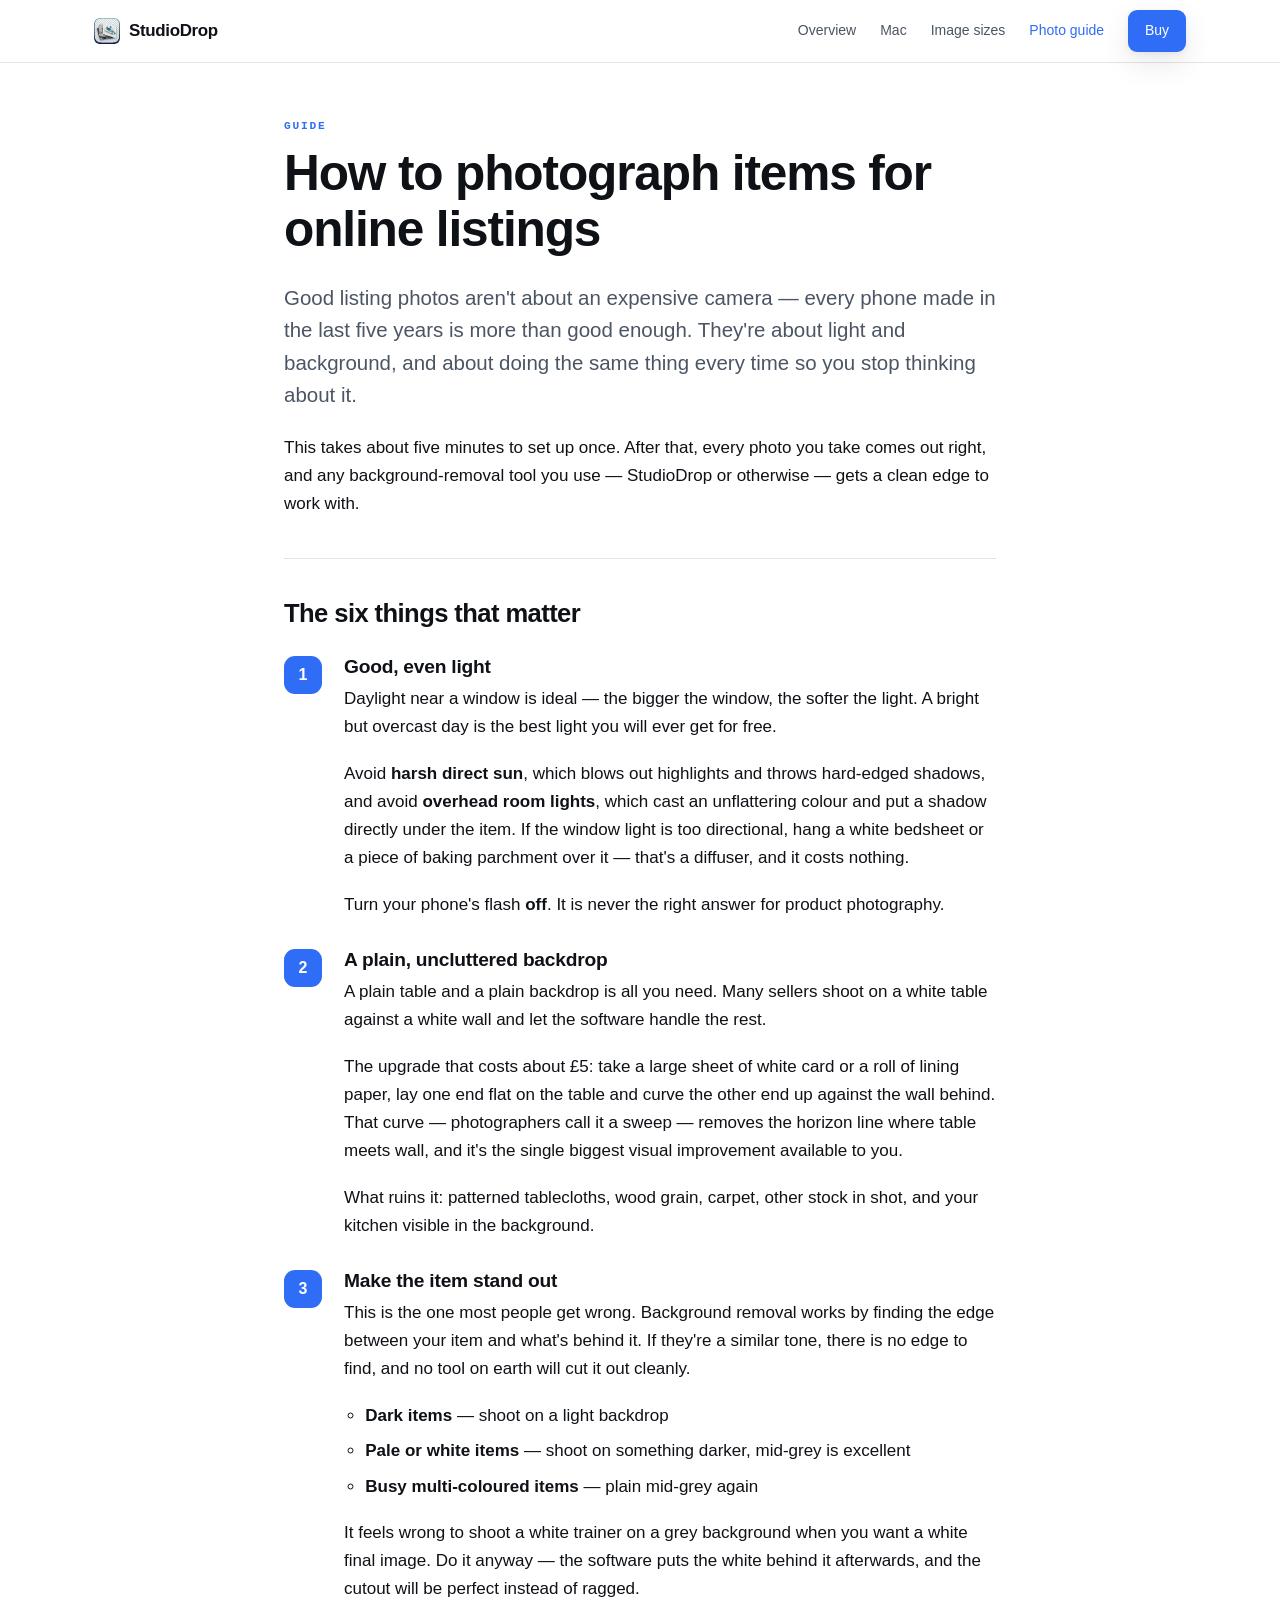
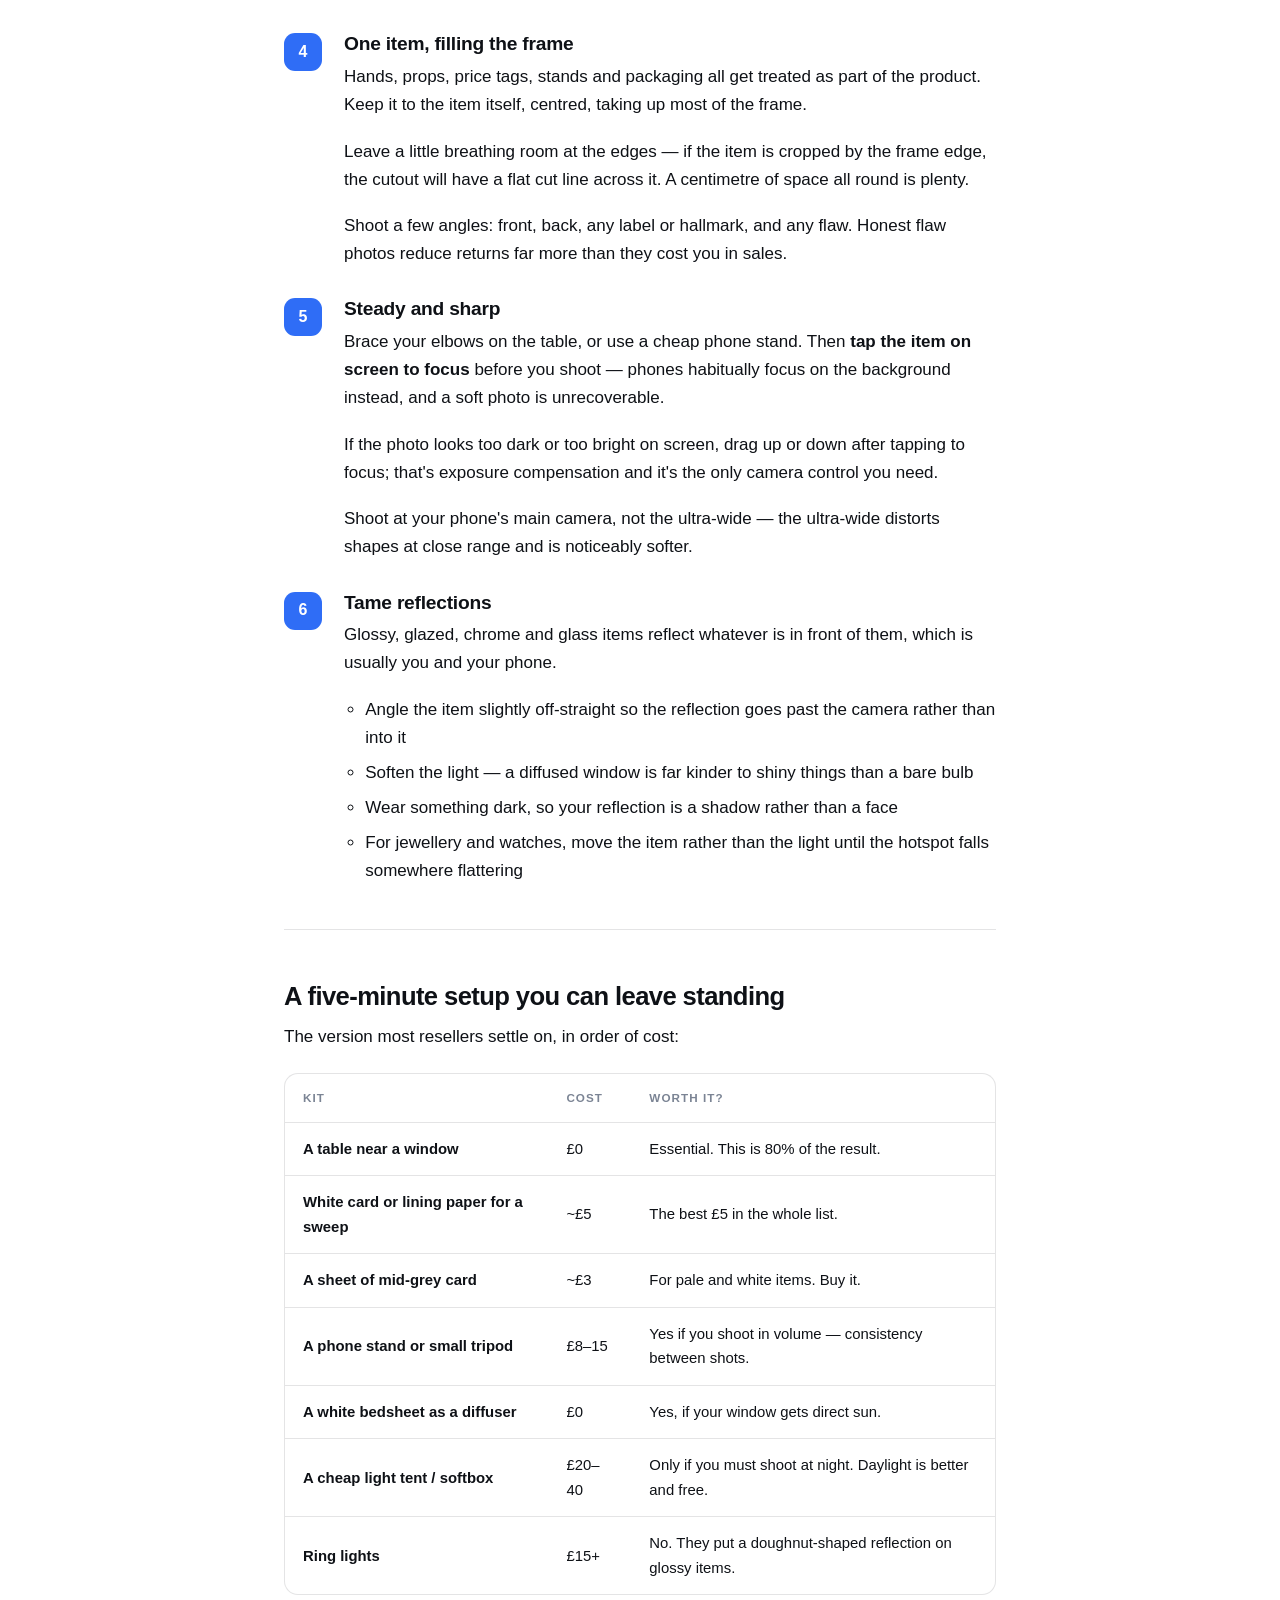
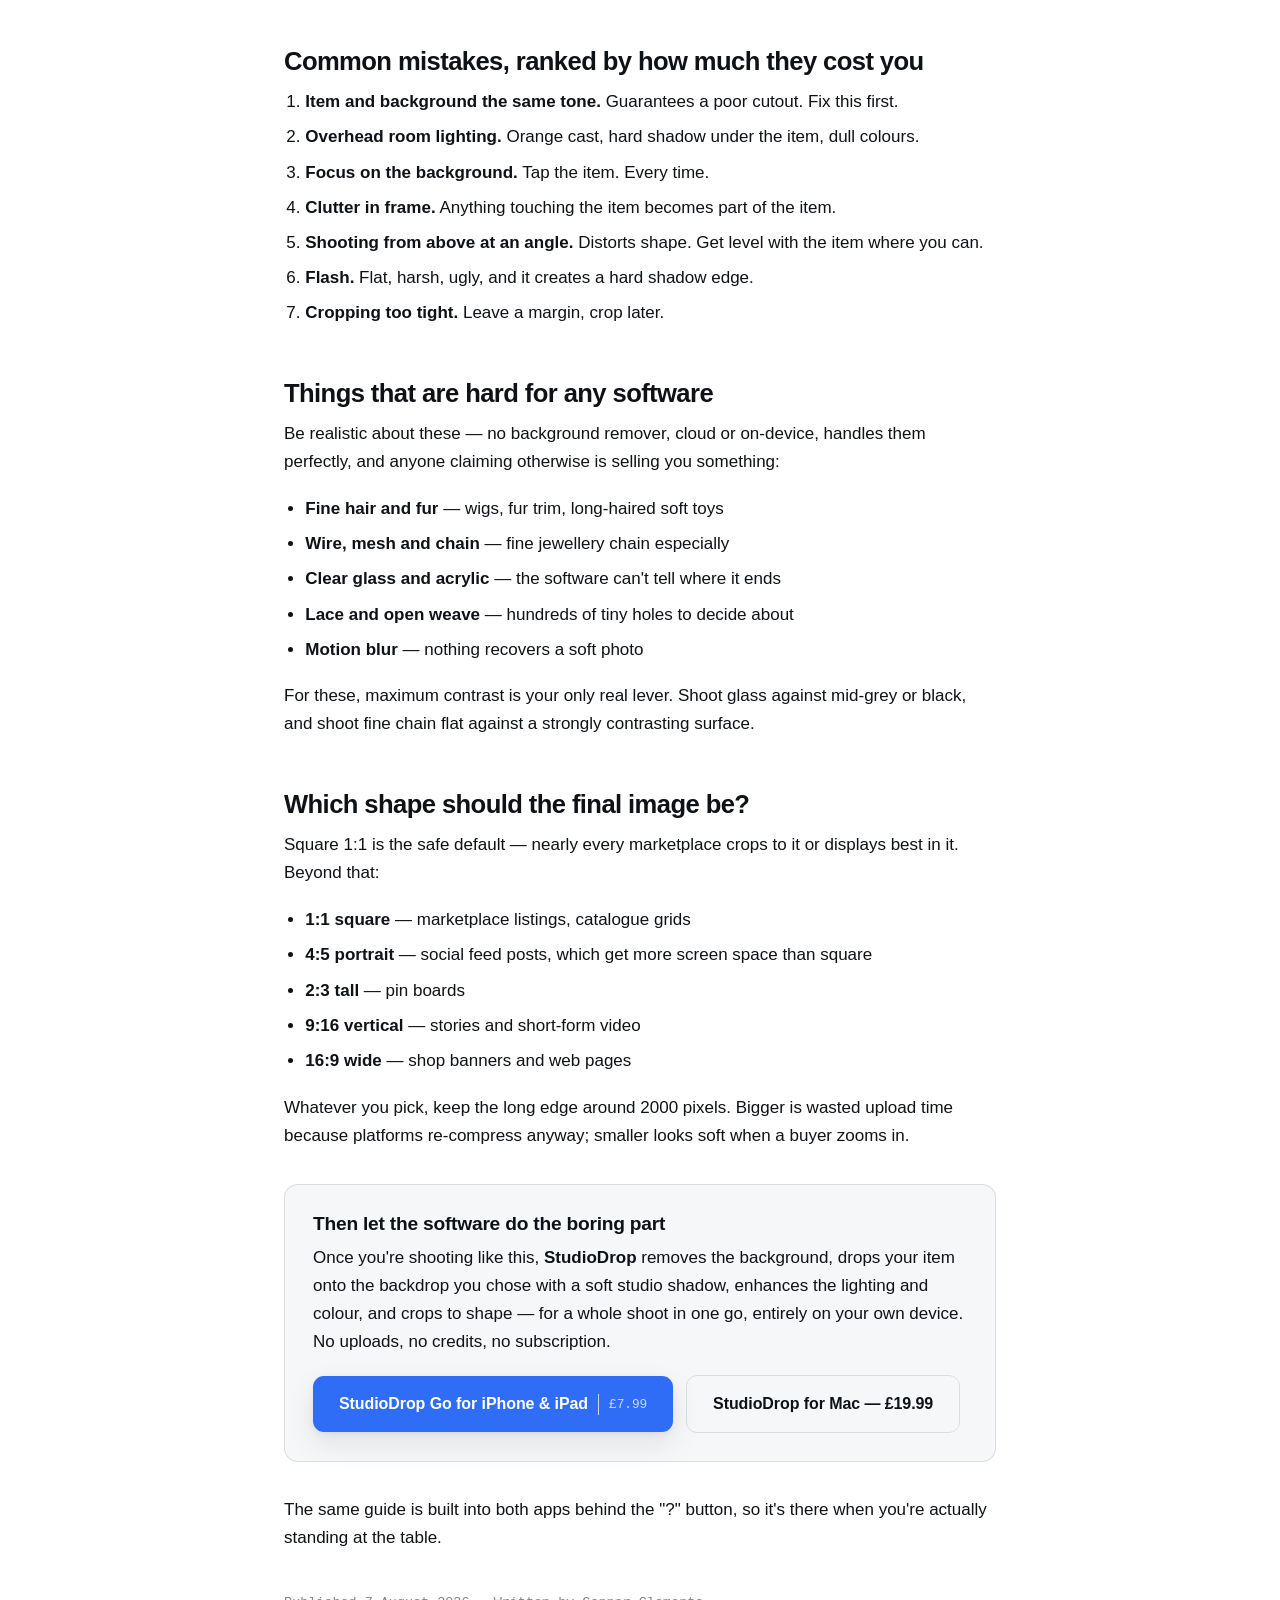
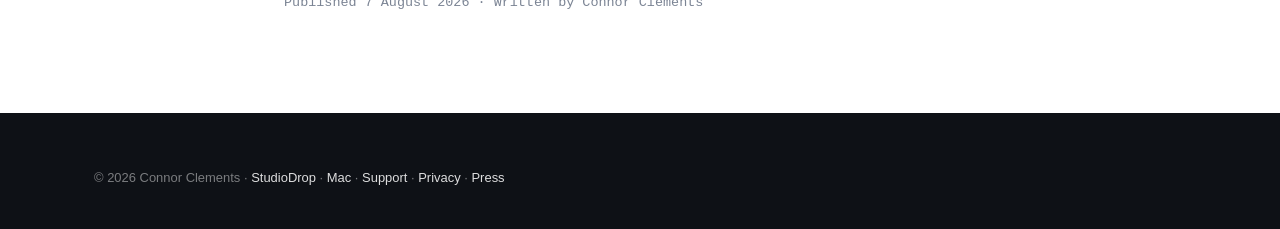
<file: photo-guide.html>
<!DOCTYPE html>
<html lang="en">
<head>
<meta charset="utf-8">
<meta name="viewport" content="width=device-width, initial-scale=1">
<title>How to photograph items for online listings — a reseller's guide</title>
<meta name="description" content="A practical guide to photographing items for resale: lighting, backdrops, contrast, framing, reflections and the mistakes that ruin cutouts. Written for people who list in volume.">
<link rel="canonical" href="https://getstudiodrop.com/photo-guide.html">
<meta property="og:image" content="https://getstudiodrop.com/press/og-studiodrop.jpg">
<meta property="og:image:width" content="1200">
<meta property="og:image:height" content="630">
<meta name="twitter:card" content="summary_large_image">

<meta property="og:type" content="article">
<meta property="og:title" content="How to photograph items for online listings — a reseller's guide">
<meta property="og:description" content="Lighting, backdrops, contrast, framing and reflections — the five minutes of setup that makes every photo afterwards come out right.">
<meta property="og:url" content="https://getstudiodrop.com/photo-guide.html">

<meta name="theme-color" content="#ffffff">
<link rel="icon" href="favicon.png">
<link rel="stylesheet" href="style.css?v=4">

<script type="application/ld+json">
{
  "@context": "https://schema.org",
  "@type": "HowTo",
  "name": "How to photograph items for online listings",
  "description": "Set up a repeatable product photo station and shoot items that cut out cleanly.",
  "totalTime": "PT5M",
  "step": [
    { "@type": "HowToStep", "name": "Find your light", "text": "Shoot near a window in indirect daylight. Avoid harsh direct sun and overhead room lights." },
    { "@type": "HowToStep", "name": "Set a plain backdrop", "text": "Use a plain table with a plain sheet or card curving up behind the item." },
    { "@type": "HowToStep", "name": "Get contrast", "text": "Dark items on a light backdrop, pale items on a darker one." },
    { "@type": "HowToStep", "name": "Frame one item", "text": "One item per photo, centred, filling most of the frame, no hands or props." },
    { "@type": "HowToStep", "name": "Focus and hold steady", "text": "Tap the item on screen to focus, brace your elbows, then shoot." },
    { "@type": "HowToStep", "name": "Tame reflections", "text": "For glossy or glass items, angle slightly off-straight and soften the light." }
  ]
}
</script>
<script type="application/ld+json">
{
  "@context": "https://schema.org",
  "@type": "Article",
  "headline": "How to photograph items for online listings",
  "description": "A practical guide to photographing items for resale: lighting, backdrops, contrast, framing, reflections and the mistakes that ruin cutouts. Written for people who list in volume.",
  "author": {
    "@type": "Person",
    "name": "Connor Clements",
    "url": "https://pocketstrum.com/",
    "email": "connorclements@hotmail.com"
  },
  "publisher": {
    "@type": "Organization",
    "name": "StudioDrop",
    "url": "https://getstudiodrop.com",
    "logo": {
      "@type": "ImageObject",
      "url": "https://getstudiodrop.com/press/icon-studiodrop.png"
    }
  },
  "datePublished": "2026-08-07",
  "dateModified": "2026-08-07",
  "mainEntityOfPage": "https://getstudiodrop.com/photo-guide.html",
  "inLanguage": "en-GB"
}
</script>
</head>
<body>
<a class="skip" href="#main">Skip to content</a>

<header class="site-header">
  <div class="wrap">
    <a class="brand" href="/"><span class="brand-mark"></span>StudioDrop</a>
    <nav class="nav" aria-label="Main">
      <a href="/">Overview</a>
      <a href="/mac.html" class="hide-sm">Mac</a>
      <a href="/marketplace-image-sizes.html" class="hide-sm">Image sizes</a>
      <a href="/photo-guide.html" aria-current="page">Photo guide</a>
      <a class="btn btn-accent btn-sm" href="/#apps">Buy</a>
    </nav>
  </div>
</header>

<main id="main" class="prose">
<div class="wrap-narrow">

  <p class="eyebrow">Guide</p>
  <h1 style="font-size:clamp(2rem,5vw,3.1rem)">How to photograph items for online listings</h1>
  <p class="lede">
    Good listing photos aren't about an expensive camera — every phone made in the last
    five years is more than good enough. They're about light and background, and about
    doing the same thing every time so you stop thinking about it.
  </p>
  <p>
    This takes about five minutes to set up once. After that, every photo you take
    comes out right, and any background-removal tool you use — StudioDrop or otherwise —
    gets a clean edge to work with.
  </p>

  <hr class="divider" style="margin:40px 0">

  <h2>The six things that matter</h2>

  <ol class="steps" style="margin-top:28px">
    <li>
      <h3>Good, even light</h3>
      <p>
        Daylight near a window is ideal — the bigger the window, the softer the light.
        A bright but overcast day is the best light you will ever get for free.
      </p>
      <p>
        Avoid <strong>harsh direct sun</strong>, which blows out highlights and throws
        hard-edged shadows, and avoid <strong>overhead room lights</strong>, which cast
        an unflattering colour and put a shadow directly under the item.
        If the window light is too directional, hang a white bedsheet or a piece of
        baking parchment over it — that's a diffuser, and it costs nothing.
      </p>
      <p>
        Turn your phone's flash <strong>off</strong>. It is never the right answer for
        product photography.
      </p>
    </li>

    <li>
      <h3>A plain, uncluttered backdrop</h3>
      <p>
        A plain table and a plain backdrop is all you need. Many sellers shoot on a white
        table against a white wall and let the software handle the rest.
      </p>
      <p>
        The upgrade that costs about £5: take a large sheet of white card or a roll of
        lining paper, lay one end flat on the table and curve the other end up against
        the wall behind. That curve — photographers call it a sweep — removes the horizon
        line where table meets wall, and it's the single biggest visual improvement
        available to you.
      </p>
      <p>
        What ruins it: patterned tablecloths, wood grain, carpet, other stock in shot,
        and your kitchen visible in the background.
      </p>
    </li>

    <li>
      <h3>Make the item stand out</h3>
      <p>
        This is the one most people get wrong. Background removal works by finding the
        edge between your item and what's behind it. If they're a similar tone, there
        is no edge to find, and no tool on earth will cut it out cleanly.
      </p>
      <ul>
        <li><strong>Dark items</strong> — shoot on a light backdrop</li>
        <li><strong>Pale or white items</strong> — shoot on something darker, mid-grey is excellent</li>
        <li><strong>Busy multi-coloured items</strong> — plain mid-grey again</li>
      </ul>
      <p>
        It feels wrong to shoot a white trainer on a grey background when you want a white
        final image. Do it anyway — the software puts the white behind it afterwards, and
        the cutout will be perfect instead of ragged.
      </p>
    </li>

    <li>
      <h3>One item, filling the frame</h3>
      <p>
        Hands, props, price tags, stands and packaging all get treated as part of the
        product. Keep it to the item itself, centred, taking up most of the frame.
      </p>
      <p>
        Leave a little breathing room at the edges — if the item is cropped by the frame
        edge, the cutout will have a flat cut line across it. A centimetre of space all
        round is plenty.
      </p>
      <p>
        Shoot a few angles: front, back, any label or hallmark, and any flaw. Honest flaw
        photos reduce returns far more than they cost you in sales.
      </p>
    </li>

    <li>
      <h3>Steady and sharp</h3>
      <p>
        Brace your elbows on the table, or use a cheap phone stand. Then
        <strong>tap the item on screen to focus</strong> before you shoot — phones
        habitually focus on the background instead, and a soft photo is unrecoverable.
      </p>
      <p>
        If the photo looks too dark or too bright on screen, drag up or down after tapping
        to focus; that's exposure compensation and it's the only camera control you need.
      </p>
      <p>
        Shoot at your phone's main camera, not the ultra-wide — the ultra-wide distorts
        shapes at close range and is noticeably softer.
      </p>
    </li>

    <li>
      <h3>Tame reflections</h3>
      <p>
        Glossy, glazed, chrome and glass items reflect whatever is in front of them,
        which is usually you and your phone.
      </p>
      <ul>
        <li>Angle the item slightly off-straight so the reflection goes past the camera rather than into it</li>
        <li>Soften the light — a diffused window is far kinder to shiny things than a bare bulb</li>
        <li>Wear something dark, so your reflection is a shadow rather than a face</li>
        <li>For jewellery and watches, move the item rather than the light until the hotspot falls somewhere flattering</li>
      </ul>
    </li>
  </ol>

  <hr class="divider" style="margin:44px 0">

  <h2>A five-minute setup you can leave standing</h2>
  <p>The version most resellers settle on, in order of cost:</p>

  <div class="table-wrap" style="margin:22px 0 26px">
    <table>
      <thead><tr><th>Kit</th><th>Cost</th><th>Worth it?</th></tr></thead>
      <tbody>
        <tr><td>A table near a window</td><td>£0</td><td>Essential. This is 80% of the result.</td></tr>
        <tr><td>White card or lining paper for a sweep</td><td>~£5</td><td>The best £5 in the whole list.</td></tr>
        <tr><td>A sheet of mid-grey card</td><td>~£3</td><td>For pale and white items. Buy it.</td></tr>
        <tr><td>A phone stand or small tripod</td><td>£8–15</td><td>Yes if you shoot in volume — consistency between shots.</td></tr>
        <tr><td>A white bedsheet as a diffuser</td><td>£0</td><td>Yes, if your window gets direct sun.</td></tr>
        <tr><td>A cheap light tent / softbox</td><td>£20–40</td><td>Only if you must shoot at night. Daylight is better and free.</td></tr>
        <tr><td>Ring lights</td><td>£15+</td><td>No. They put a doughnut-shaped reflection on glossy items.</td></tr>
      </tbody>
    </table>
  </div>

  <h2>Common mistakes, ranked by how much they cost you</h2>
  <ol>
    <li><strong>Item and background the same tone.</strong> Guarantees a poor cutout. Fix this first.</li>
    <li><strong>Overhead room lighting.</strong> Orange cast, hard shadow under the item, dull colours.</li>
    <li><strong>Focus on the background.</strong> Tap the item. Every time.</li>
    <li><strong>Clutter in frame.</strong> Anything touching the item becomes part of the item.</li>
    <li><strong>Shooting from above at an angle.</strong> Distorts shape. Get level with the item where you can.</li>
    <li><strong>Flash.</strong> Flat, harsh, ugly, and it creates a hard shadow edge.</li>
    <li><strong>Cropping too tight.</strong> Leave a margin, crop later.</li>
  </ol>

  <h2>Things that are hard for any software</h2>
  <p>
    Be realistic about these — no background remover, cloud or on-device, handles them
    perfectly, and anyone claiming otherwise is selling you something:
  </p>
  <ul>
    <li><strong>Fine hair and fur</strong> — wigs, fur trim, long-haired soft toys</li>
    <li><strong>Wire, mesh and chain</strong> — fine jewellery chain especially</li>
    <li><strong>Clear glass and acrylic</strong> — the software can't tell where it ends</li>
    <li><strong>Lace and open weave</strong> — hundreds of tiny holes to decide about</li>
    <li><strong>Motion blur</strong> — nothing recovers a soft photo</li>
  </ul>
  <p>
    For these, maximum contrast is your only real lever. Shoot glass against mid-grey or
    black, and shoot fine chain flat against a strongly contrasting surface.
  </p>

  <h2>Which shape should the final image be?</h2>
  <p>
    Square 1:1 is the safe default — nearly every marketplace crops to it or displays
    best in it. Beyond that:
  </p>
  <ul>
    <li><strong>1:1 square</strong> — marketplace listings, catalogue grids</li>
    <li><strong>4:5 portrait</strong> — social feed posts, which get more screen space than square</li>
    <li><strong>2:3 tall</strong> — pin boards</li>
    <li><strong>9:16 vertical</strong> — stories and short-form video</li>
    <li><strong>16:9 wide</strong> — shop banners and web pages</li>
  </ul>
  <p>
    Whatever you pick, keep the long edge around 2000&nbsp;pixels. Bigger is wasted upload
    time because platforms re-compress anyway; smaller looks soft when a buyer zooms in.
  </p>

  <div style="background:var(--bg-soft);border:1px solid var(--line);border-radius:14px;padding:28px;margin:34px 0">
    <h3 style="margin-top:0">Then let the software do the boring part</h3>
    <p>
      Once you're shooting like this, <strong>StudioDrop</strong> removes the background,
      drops your item onto the backdrop you chose with a soft studio shadow, enhances the
      lighting and colour, and crops to shape — for a whole shoot in one go, entirely on
      your own device. No uploads, no credits, no subscription.
    </p>
    <div class="btn-row" style="margin-top:18px">
      <a class="btn btn-accent" href="https://apps.apple.com/gb/app/studiodrop-go/id6793896217">
        StudioDrop&nbsp;Go for iPhone &amp; iPad <span class="price">£7.99</span>
      </a>
      <a class="btn btn-ghost" href="/mac.html">StudioDrop for Mac — £19.99</a>
    </div>
  </div>

  <p>
    The same guide is built into both apps behind the "?" button, so it's there when
    you're actually standing at the table.
  </p>

  <p class="updated" style="margin-top:40px">Published 7 August 2026 · Written by Connor Clements</p>

</div>
</main>

<footer class="site-footer">
  <div class="wrap">
    <div class="footer-bottom" style="border:0;padding-top:0">
      © 2026 Connor Clements ·
      <a href="/">StudioDrop</a> ·
      <a href="/mac.html">Mac</a> ·
      <a href="/support.html">Support</a> ·
      <a href="/privacy.html">Privacy</a> ·
      <a href="/press.html">Press</a>
    </div>
  </div>
</footer>
</body>
</html>
</file>
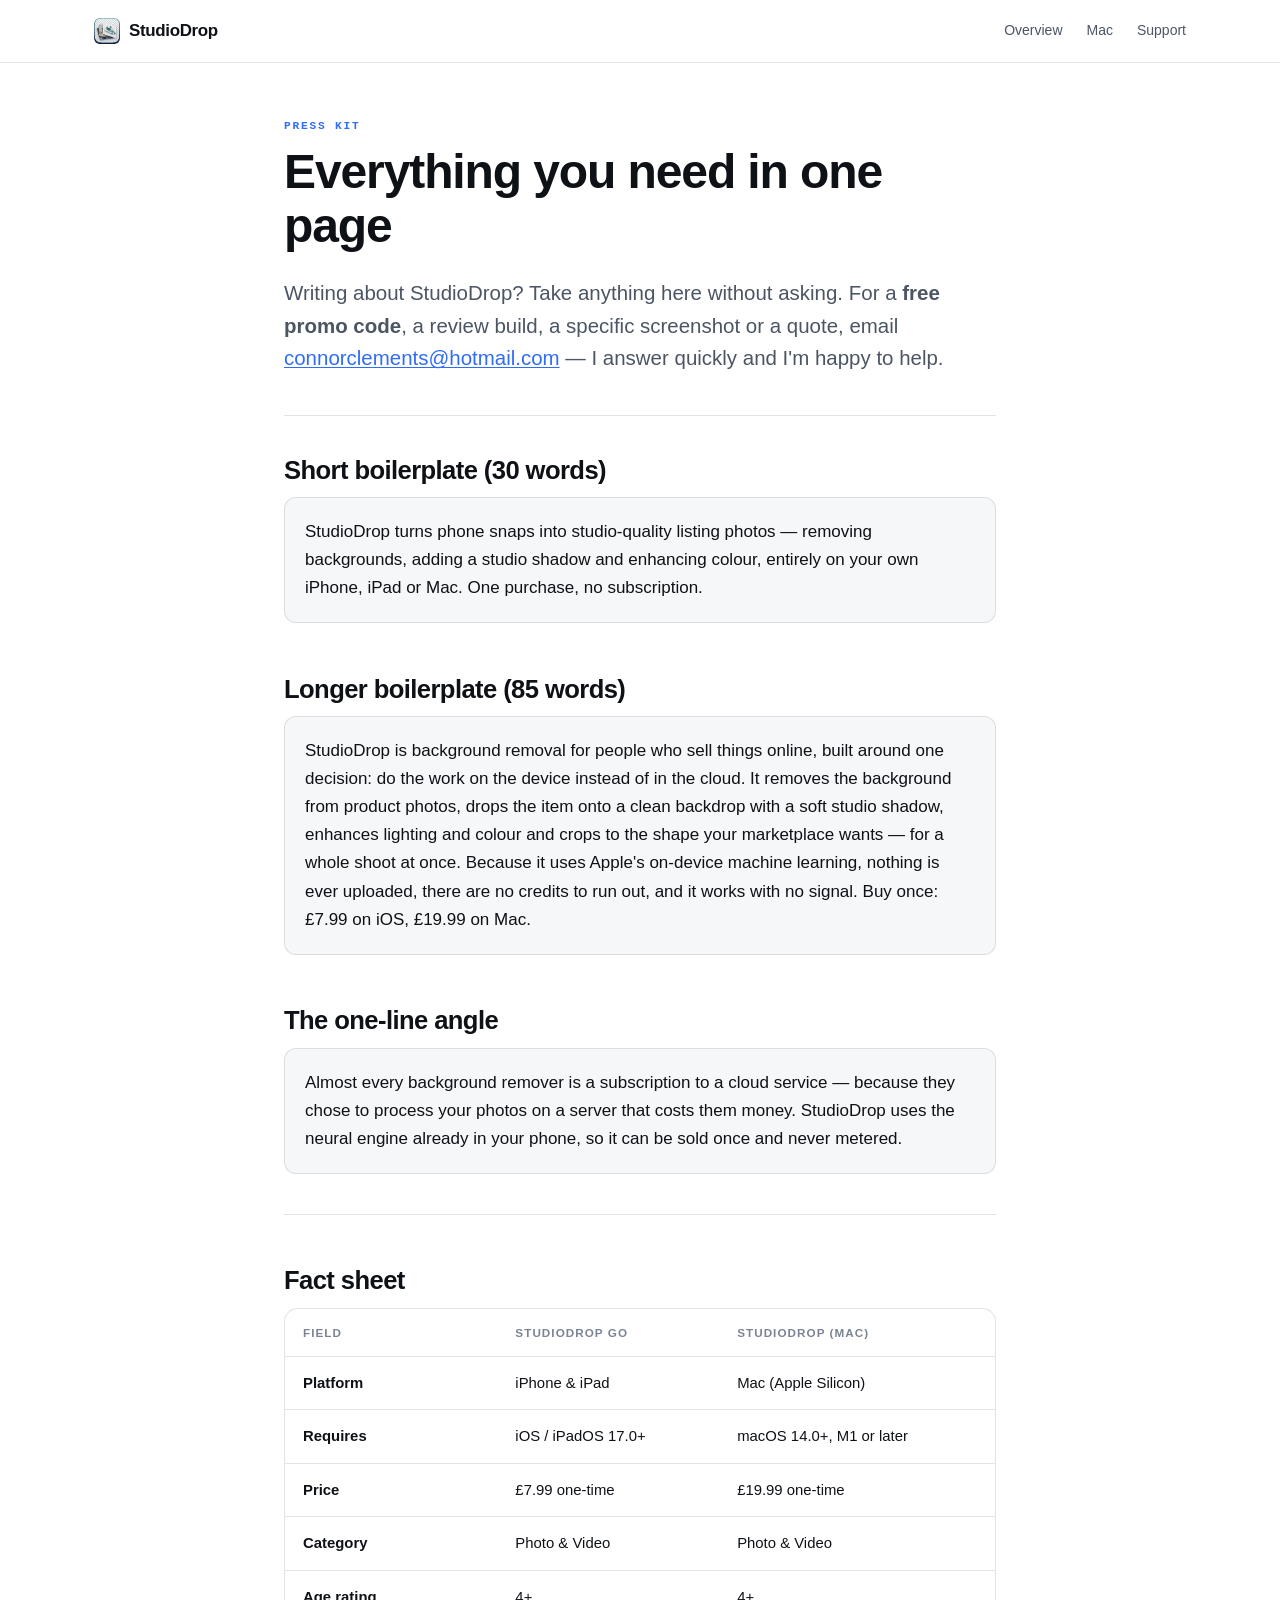
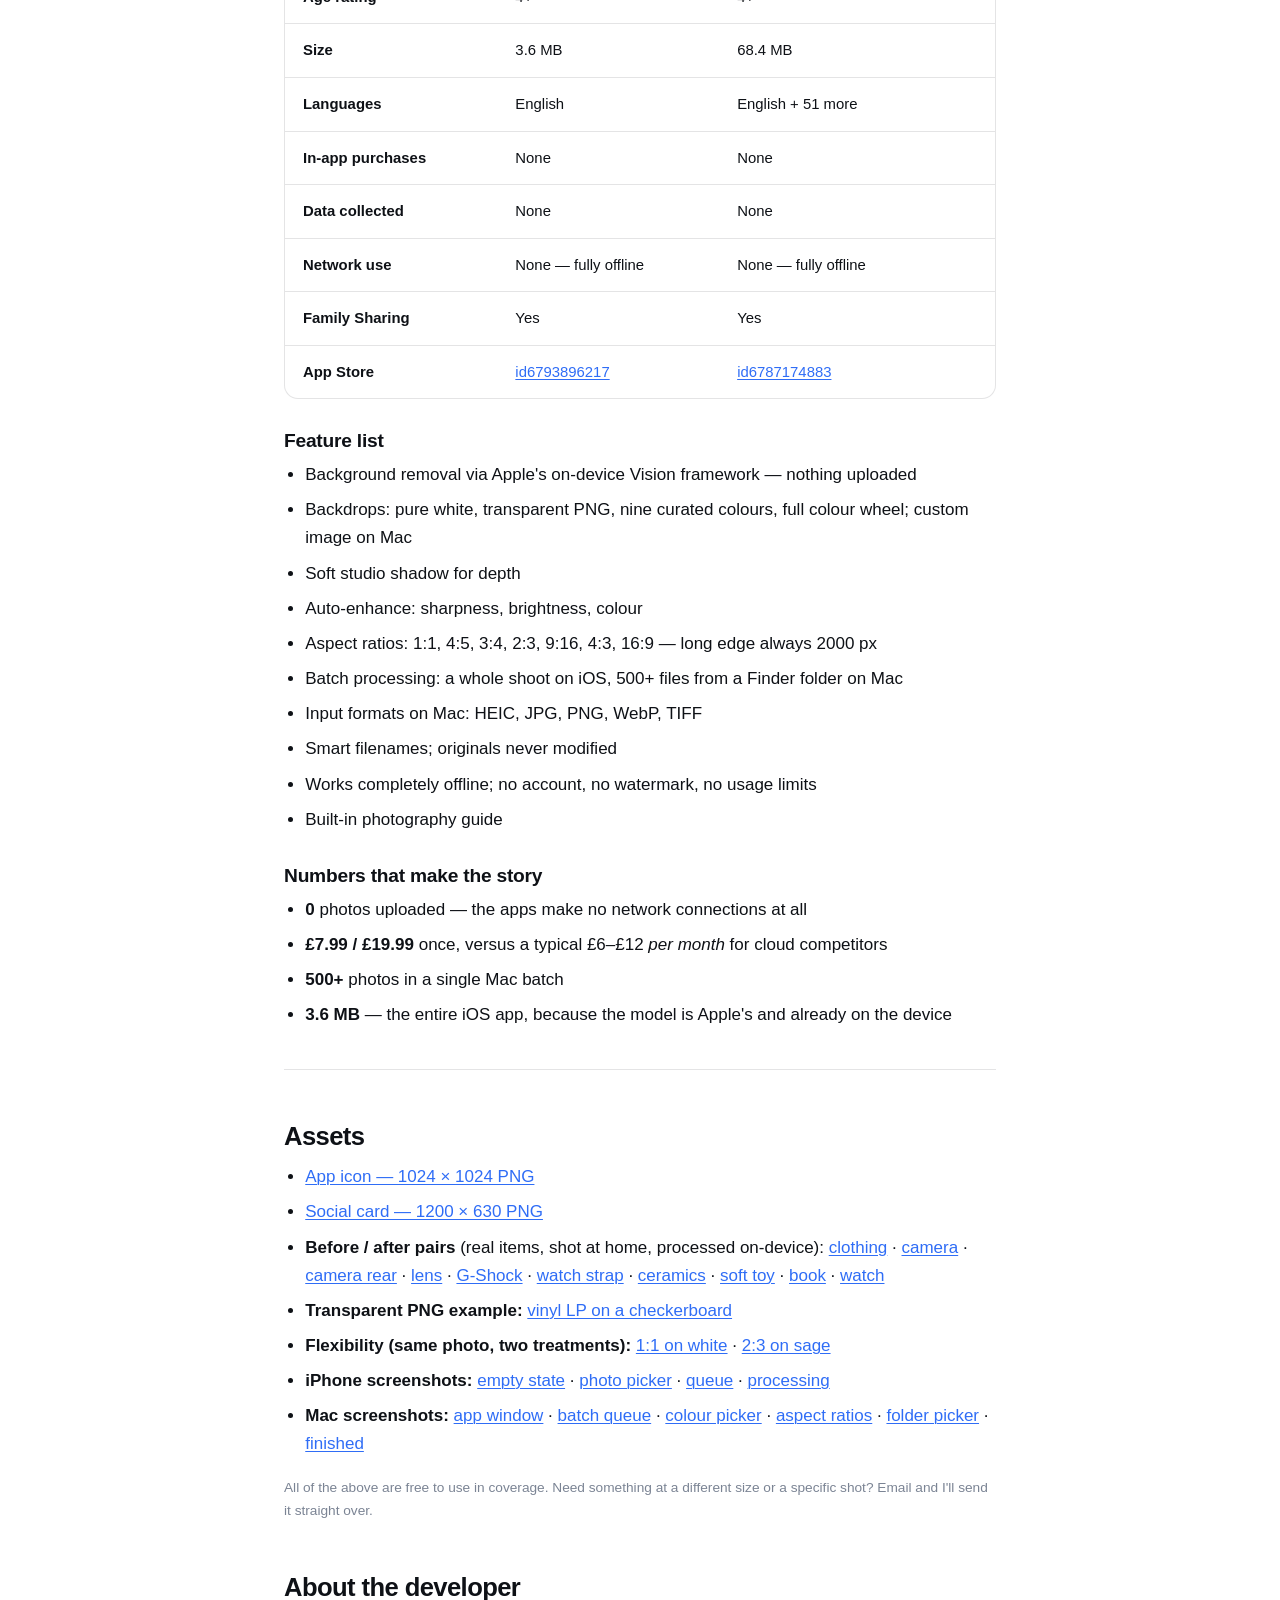
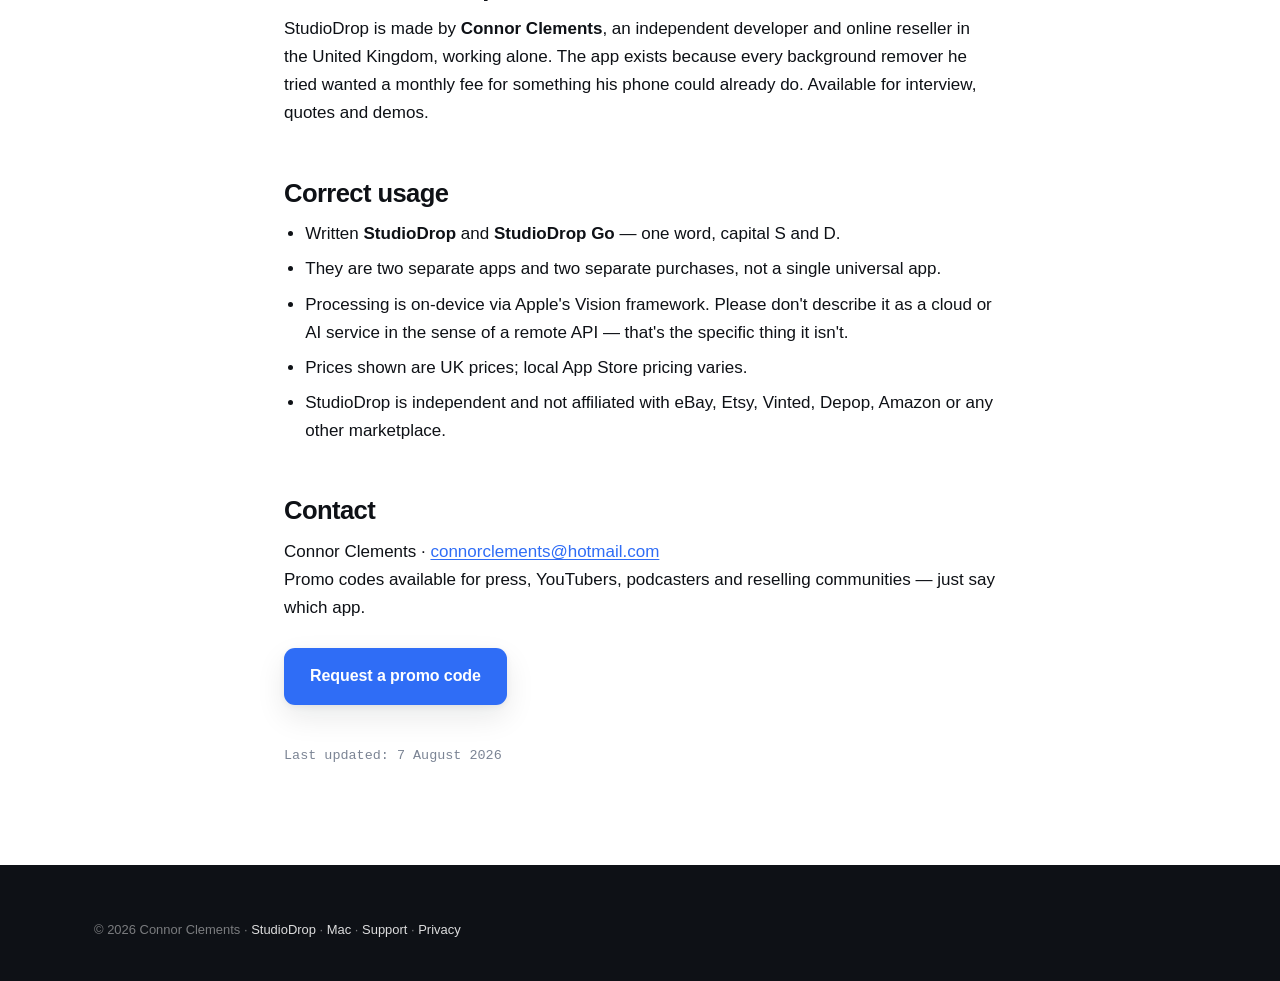
<file: press.html>
<!DOCTYPE html>
<html lang="en">
<head>
<meta charset="utf-8">
<meta name="viewport" content="width=device-width, initial-scale=1">
<title>Press kit — StudioDrop</title>
<meta name="description" content="Press kit for StudioDrop and StudioDrop Go: boilerplate, fact sheet, screenshots, app icons, promo codes and contact.">
<link rel="canonical" href="https://getstudiodrop.com/press.html">
<meta property="og:image" content="https://getstudiodrop.com/press/og-studiodrop.jpg">
<meta property="og:image:width" content="1200">
<meta property="og:image:height" content="630">
<meta name="twitter:card" content="summary_large_image">
<meta property="og:type" content="website">
<meta name="theme-color" content="#ffffff">
<link rel="icon" href="favicon.png">
<link rel="stylesheet" href="style.css?v=4">
</head>
<body>
<a class="skip" href="#main">Skip to content</a>

<header class="site-header">
  <div class="wrap">
    <a class="brand" href="/"><span class="brand-mark"></span>StudioDrop</a>
    <nav class="nav" aria-label="Main">
      <a href="/">Overview</a>
      <a href="/mac.html">Mac</a>
      <a href="/support.html">Support</a>
    </nav>
  </div>
</header>

<main id="main" class="prose">
<div class="wrap-narrow">

  <p class="eyebrow">Press kit</p>
  <h1 style="font-size:clamp(2rem,5vw,3rem)">Everything you need in one page</h1>
  <p class="lede">
    Writing about StudioDrop? Take anything here without asking. For a
    <strong>free promo code</strong>, a review build, a specific screenshot or a quote,
    email <a href="mailto:connorclements@hotmail.com">connorclements@hotmail.com</a> —
    I answer quickly and I'm happy to help.
  </p>

  <hr class="divider" style="margin:40px 0">

  <h2>Short boilerplate (30 words)</h2>
  <p style="background:var(--bg-soft);border:1px solid var(--line);border-radius:12px;padding:20px">
    StudioDrop turns phone snaps into studio-quality listing photos — removing backgrounds,
    adding a studio shadow and enhancing colour, entirely on your own iPhone, iPad or Mac.
    One purchase, no subscription.
  </p>

  <h2>Longer boilerplate (85 words)</h2>
  <p style="background:var(--bg-soft);border:1px solid var(--line);border-radius:12px;padding:20px">
    StudioDrop is background removal for people who sell things online, built around one
    decision: do the work on the device instead of in the cloud. It removes the background
    from product photos, drops the item onto a clean backdrop with a soft studio shadow,
    enhances lighting and colour and crops to the shape your marketplace wants — for a
    whole shoot at once. Because it uses Apple's on-device machine learning, nothing is
    ever uploaded, there are no credits to run out, and it works with no signal.
    Buy once: £7.99 on iOS, £19.99 on Mac.
  </p>

  <h2>The one-line angle</h2>
  <p style="background:var(--bg-soft);border:1px solid var(--line);border-radius:12px;padding:20px">
    Almost every background remover is a subscription to a cloud service — because they
    chose to process your photos on a server that costs them money. StudioDrop uses the
    neural engine already in your phone, so it can be sold once and never metered.
  </p>

  <hr class="divider" style="margin:40px 0">

  <h2>Fact sheet</h2>
  <div class="table-wrap" style="margin-bottom:26px">
    <table>
      <caption class="visually-hidden">App fact sheet</caption>
      <thead><tr><th>Field</th><th>StudioDrop Go</th><th>StudioDrop (Mac)</th></tr></thead>
      <tbody>
        <tr><td>Platform</td><td>iPhone &amp; iPad</td><td>Mac (Apple Silicon)</td></tr>
        <tr><td>Requires</td><td>iOS / iPadOS 17.0+</td><td>macOS 14.0+, M1 or later</td></tr>
        <tr><td>Price</td><td>£7.99 one-time</td><td>£19.99 one-time</td></tr>
        <tr><td>Category</td><td>Photo &amp; Video</td><td>Photo &amp; Video</td></tr>
        <tr><td>Age rating</td><td>4+</td><td>4+</td></tr>
        <tr><td>Size</td><td>3.6 MB</td><td>68.4 MB</td></tr>
        <tr><td>Languages</td><td>English</td><td>English + 51 more</td></tr>
        <tr><td>In-app purchases</td><td>None</td><td>None</td></tr>
        <tr><td>Data collected</td><td>None</td><td>None</td></tr>
        <tr><td>Network use</td><td>None — fully offline</td><td>None — fully offline</td></tr>
        <tr><td>Family Sharing</td><td>Yes</td><td>Yes</td></tr>
        <tr><td>App&nbsp;Store</td>
            <td><a href="https://apps.apple.com/gb/app/studiodrop-go/id6793896217">id6793896217</a></td>
            <td><a href="https://apps.apple.com/gb/app/studiodrop/id6787174883">id6787174883</a></td></tr>
      </tbody>
    </table>
  </div>

  <h3>Feature list</h3>
  <ul>
    <li>Background removal via Apple's on-device Vision framework — nothing uploaded</li>
    <li>Backdrops: pure white, transparent PNG, nine curated colours, full colour wheel; custom image on Mac</li>
    <li>Soft studio shadow for depth</li>
    <li>Auto-enhance: sharpness, brightness, colour</li>
    <li>Aspect ratios: 1:1, 4:5, 3:4, 2:3, 9:16, 4:3, 16:9 — long edge always 2000 px</li>
    <li>Batch processing: a whole shoot on iOS, 500+ files from a Finder folder on Mac</li>
    <li>Input formats on Mac: HEIC, JPG, PNG, WebP, TIFF</li>
    <li>Smart filenames; originals never modified</li>
    <li>Works completely offline; no account, no watermark, no usage limits</li>
    <li>Built-in photography guide</li>
  </ul>

  <h3>Numbers that make the story</h3>
  <ul>
    <li><strong>0</strong> photos uploaded — the apps make no network connections at all</li>
    <li><strong>£7.99 / £19.99</strong> once, versus a typical £6–£12 <em>per month</em> for cloud competitors</li>
    <li><strong>500+</strong> photos in a single Mac batch</li>
    <li><strong>3.6 MB</strong> — the entire iOS app, because the model is Apple's and already on the device</li>
  </ul>

  <hr class="divider" style="margin:40px 0">

  <h2>Assets</h2>
  <ul>
    <li><a href="press/icon-studiodrop.png">App icon — 1024 × 1024 PNG</a></li>
    <li><a href="press/og-studiodrop.jpg">Social card — 1200 × 630 PNG</a></li>
    <li><strong>Before / after pairs</strong> (real items, shot at home, processed on-device):
      <a href="shots/ba-3.jpg">clothing</a> ·
      <a href="shots/ba-1.jpg">camera</a> ·
      <a href="shots/ba-8.jpg">camera rear</a> ·
      <a href="shots/ba-2.jpg">lens</a> ·
      <a href="shots/ba-9.jpg">G-Shock</a> ·
      <a href="shots/ba-10.jpg">watch strap</a> ·
      <a href="shots/ba-5.jpg">ceramics</a> ·
      <a href="shots/ba-4.jpg">soft toy</a> ·
      <a href="shots/ba-7.jpg">book</a> ·
      <a href="shots/ba-6.jpg">watch</a></li>
    <li><strong>Transparent PNG example:</strong>
      <a href="shots/ba-transparent.jpg">vinyl LP on a checkerboard</a></li>
    <li><strong>Flexibility (same photo, two treatments):</strong>
      <a href="shots/flex-white.jpg">1:1 on white</a> ·
      <a href="shots/flex-colour.jpg">2:3 on sage</a></li>
    <li><strong>iPhone screenshots:</strong>
      <a href="shots/app-empty.jpg">empty state</a> ·
      <a href="shots/app-picker.jpg">photo picker</a> ·
      <a href="shots/app-queue.jpg">queue</a> ·
      <a href="shots/app-done.jpg">processing</a></li>
    <li><strong>Mac screenshots:</strong>
      <a href="shots/mac-hero.jpg">app window</a> ·
      <a href="shots/mac-batch.jpg">batch queue</a> ·
      <a href="shots/mac-colour.jpg">colour picker</a> ·
      <a href="shots/mac-shapes.jpg">aspect ratios</a> ·
      <a href="shots/mac-folder.jpg">folder picker</a> ·
      <a href="shots/mac-onetime.jpg">finished</a></li>
  </ul>
  <p class="btn-note">
    All of the above are free to use in coverage. Need something at a different size or
    a specific shot? Email and I'll send it straight over.
  </p>

  <h2>About the developer</h2>
  <p>
    StudioDrop is made by <strong>Connor Clements</strong>, an independent developer and
    online reseller in the United Kingdom, working alone. The app exists because every
    background remover he tried wanted a monthly fee for something his phone could already
    do. Available for interview, quotes and demos.
  </p>

  <h2>Correct usage</h2>
  <ul>
    <li>Written <strong>StudioDrop</strong> and <strong>StudioDrop Go</strong> — one word, capital S and D.</li>
    <li>They are two separate apps and two separate purchases, not a single universal app.</li>
    <li>Processing is on-device via Apple's Vision framework. Please don't describe it as a cloud or AI service in the sense of a remote API — that's the specific thing it isn't.</li>
    <li>Prices shown are UK prices; local App&nbsp;Store pricing varies.</li>
    <li>StudioDrop is independent and not affiliated with eBay, Etsy, Vinted, Depop, Amazon or any other marketplace.</li>
  </ul>

  <h2>Contact</h2>
  <p style="margin-bottom:26px">
    Connor Clements · <a href="mailto:connorclements@hotmail.com">connorclements@hotmail.com</a><br>
    Promo codes available for press, YouTubers, podcasters and reselling communities —
    just say which app.
  </p>

  <p>
    <a class="btn btn-accent" href="mailto:connorclements@hotmail.com?subject=Press%20enquiry%20%E2%80%94%20StudioDrop">Request a promo code</a>
  </p>

  <p class="updated" style="margin-top:40px">Last updated: 7 August 2026</p>

</div>
</main>

<footer class="site-footer">
  <div class="wrap">
    <div class="footer-bottom" style="border:0;padding-top:0">
      © 2026 Connor Clements ·
      <a href="/">StudioDrop</a> ·
      <a href="/mac.html">Mac</a> ·
      <a href="/support.html">Support</a> ·
      <a href="/privacy.html">Privacy</a>
    </div>
  </div>
</footer>
</body>
</html>
</file>
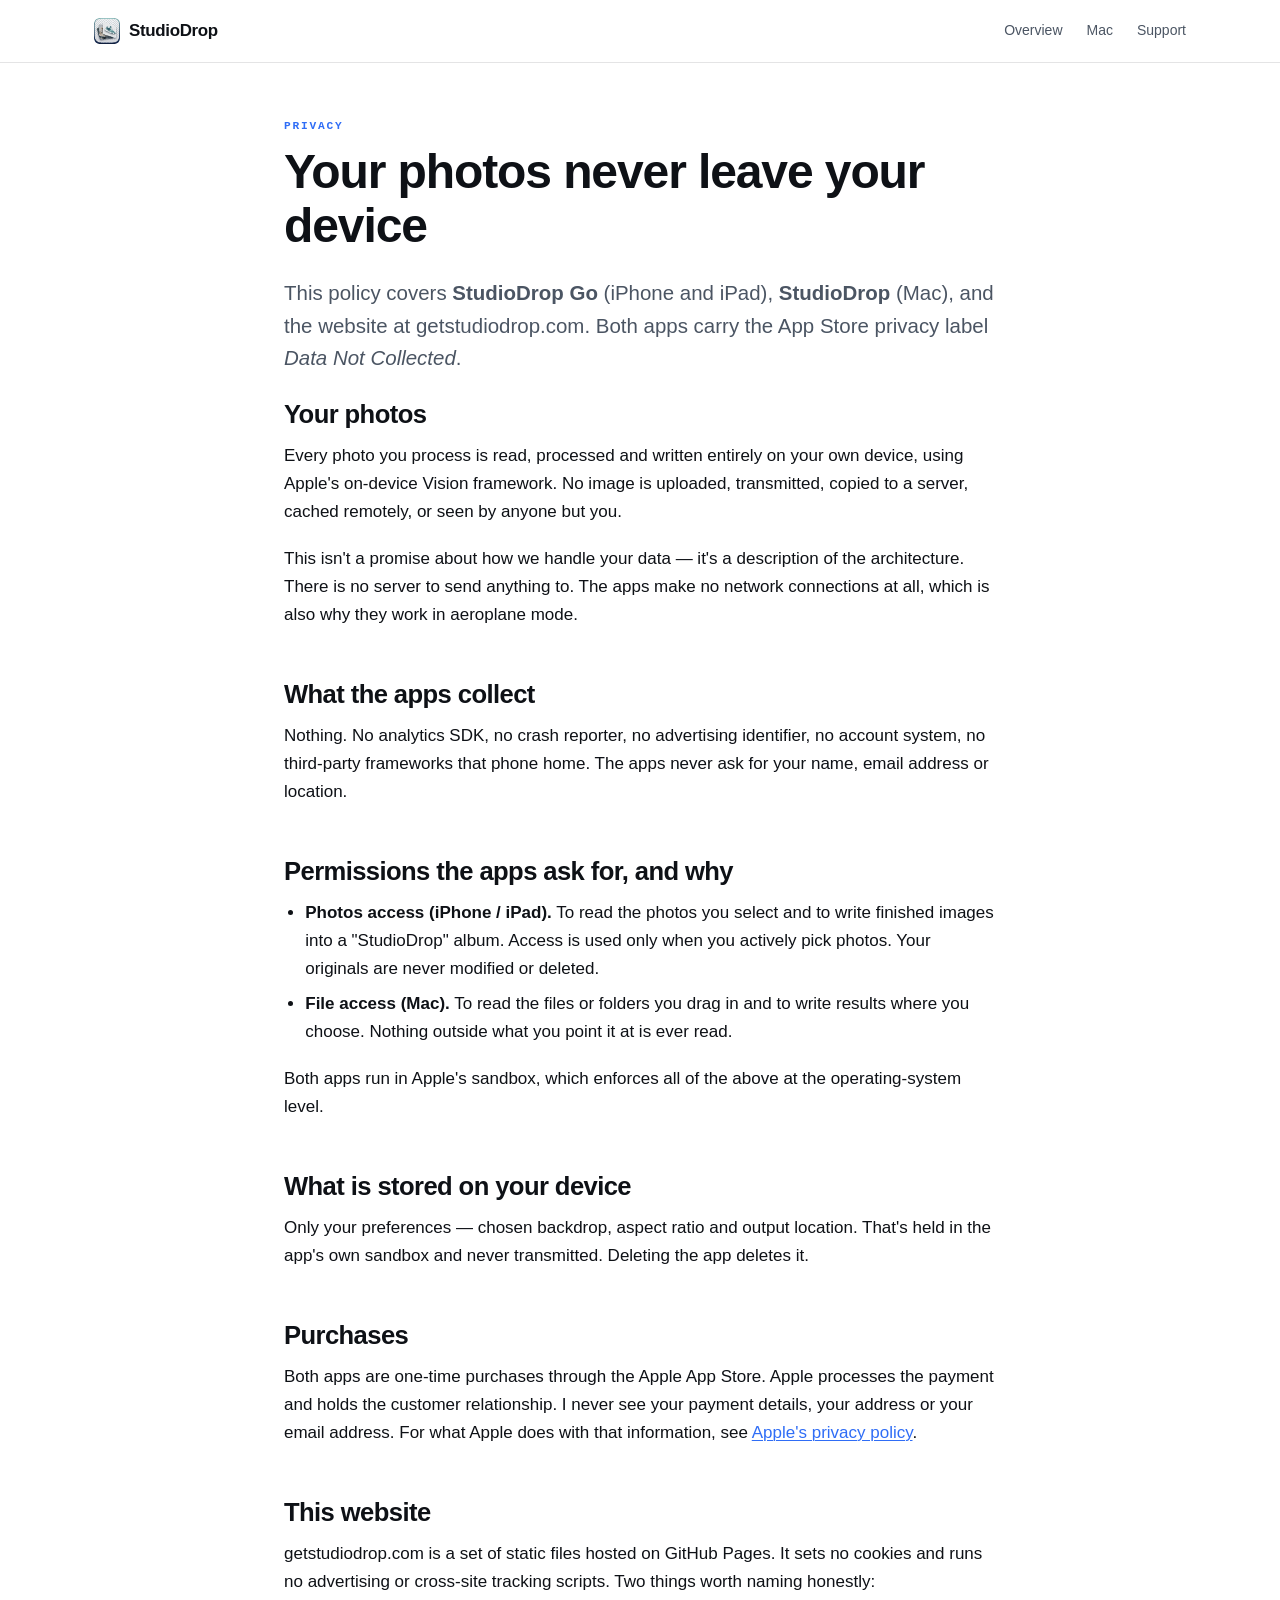
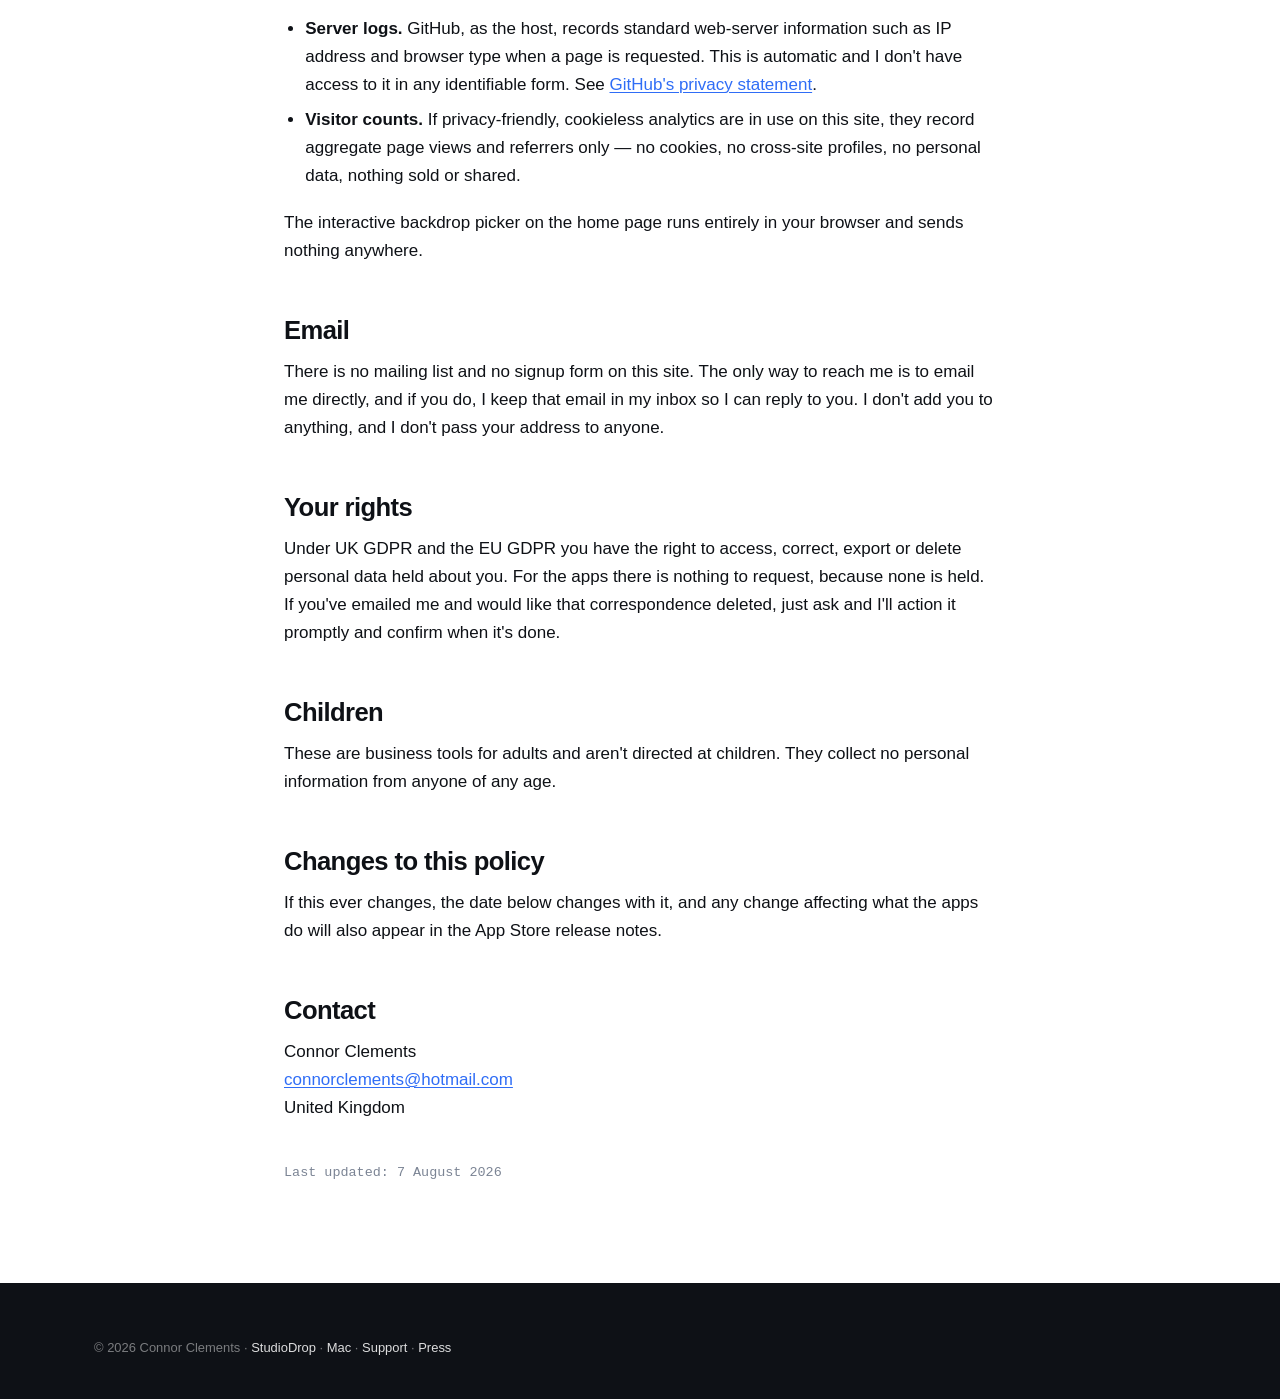
<file: privacy.html>
<!DOCTYPE html>
<html lang="en">
<head>
<meta charset="utf-8">
<meta name="viewport" content="width=device-width, initial-scale=1">
<title>Privacy policy — StudioDrop</title>
<meta name="description" content="StudioDrop and StudioDrop Go collect no data and upload no photos. All processing happens on your own device. The full policy in plain English.">
<link rel="canonical" href="https://getstudiodrop.com/privacy.html">
<meta property="og:image" content="https://getstudiodrop.com/press/og-studiodrop.jpg">
<meta property="og:image:width" content="1200">
<meta property="og:image:height" content="630">
<meta name="twitter:card" content="summary_large_image">
<meta property="og:type" content="website">
<meta name="theme-color" content="#ffffff">
<link rel="icon" href="favicon.png">
<link rel="stylesheet" href="style.css?v=4">
</head>
<body>
<a class="skip" href="#main">Skip to content</a>

<header class="site-header">
  <div class="wrap">
    <a class="brand" href="/"><span class="brand-mark"></span>StudioDrop</a>
    <nav class="nav" aria-label="Main">
      <a href="/">Overview</a>
      <a href="/mac.html">Mac</a>
      <a href="/support.html">Support</a>
    </nav>
  </div>
</header>

<main id="main" class="prose">
<div class="wrap-narrow">

  <p class="eyebrow">Privacy</p>
  <h1 style="font-size:clamp(2rem,5vw,3rem)">Your photos never leave your device</h1>
  <p class="lede">
    This policy covers <strong>StudioDrop Go</strong> (iPhone and iPad),
    <strong>StudioDrop</strong> (Mac), and the website at getstudiodrop.com.
    Both apps carry the App&nbsp;Store privacy label <em>Data Not Collected</em>.
  </p>

  <h2>Your photos</h2>
  <p>
    Every photo you process is read, processed and written entirely on your own device,
    using Apple's on-device Vision framework. No image is uploaded, transmitted, copied to
    a server, cached remotely, or seen by anyone but you.
  </p>
  <p>
    This isn't a promise about how we handle your data — it's a description of the
    architecture. There is no server to send anything to. The apps make no network
    connections at all, which is also why they work in aeroplane mode.
  </p>

  <h2>What the apps collect</h2>
  <p>
    Nothing. No analytics SDK, no crash reporter, no advertising identifier, no account
    system, no third-party frameworks that phone home. The apps never ask for your name,
    email address or location.
  </p>

  <h2>Permissions the apps ask for, and why</h2>
  <ul>
    <li>
      <strong>Photos access (iPhone / iPad).</strong> To read the photos you select and to
      write finished images into a "StudioDrop" album. Access is used only when you
      actively pick photos. Your originals are never modified or deleted.
    </li>
    <li>
      <strong>File access (Mac).</strong> To read the files or folders you drag in and to
      write results where you choose. Nothing outside what you point it at is ever read.
    </li>
  </ul>
  <p>Both apps run in Apple's sandbox, which enforces all of the above at the operating-system level.</p>

  <h2>What is stored on your device</h2>
  <p>
    Only your preferences — chosen backdrop, aspect ratio and output location. That's held
    in the app's own sandbox and never transmitted. Deleting the app deletes it.
  </p>

  <h2>Purchases</h2>
  <p>
    Both apps are one-time purchases through the Apple App&nbsp;Store. Apple processes
    the payment and holds the customer relationship. I never see your payment details,
    your address or your email address. For what Apple does with that information, see
    <a href="https://www.apple.com/legal/privacy/">Apple's privacy policy</a>.
  </p>

  <h2>This website</h2>
  <p>
    getstudiodrop.com is a set of static files hosted on GitHub&nbsp;Pages. It sets no
    cookies and runs no advertising or cross-site tracking scripts. Two things worth
    naming honestly:
  </p>
  <ul>
    <li>
      <strong>Server logs.</strong> GitHub, as the host, records standard web-server
      information such as IP address and browser type when a page is requested. This is
      automatic and I don't have access to it in any identifiable form. See
      <a href="https://docs.github.com/en/site-policy/privacy-policies/github-general-privacy-statement">GitHub's privacy statement</a>.
    </li>
    <li>
      <strong>Visitor counts.</strong> If privacy-friendly, cookieless analytics are in use
      on this site, they record aggregate page views and referrers only — no cookies, no
      cross-site profiles, no personal data, nothing sold or shared.
    </li>
  </ul>
  <p>The interactive backdrop picker on the home page runs entirely in your browser and sends nothing anywhere.</p>

  <h2>Email</h2>
  <p>
    There is no mailing list and no signup form on this site. The only way to reach me is
    to email me directly, and if you do, I keep that email in my inbox so I can reply to
    you. I don't add you to anything, and I don't pass your address to anyone.
  </p>

  <h2>Your rights</h2>
  <p>
    Under UK&nbsp;GDPR and the EU&nbsp;GDPR you have the right to access, correct, export
    or delete personal data held about you. For the apps there is nothing to request,
    because none is held. If you've emailed me and would like that correspondence deleted,
    just ask and I'll action it promptly and confirm when it's done.
  </p>

  <h2>Children</h2>
  <p>
    These are business tools for adults and aren't directed at children. They collect no
    personal information from anyone of any age.
  </p>

  <h2>Changes to this policy</h2>
  <p>
    If this ever changes, the date below changes with it, and any change affecting what
    the apps do will also appear in the App&nbsp;Store release notes.
  </p>

  <h2>Contact</h2>
  <p>
    Connor Clements<br>
    <a href="mailto:connorclements@hotmail.com">connorclements@hotmail.com</a><br>
    United Kingdom
  </p>

  <p class="updated" style="margin-top:40px">Last updated: 7 August 2026</p>

</div>
</main>

<footer class="site-footer">
  <div class="wrap">
    <div class="footer-bottom" style="border:0;padding-top:0">
      © 2026 Connor Clements ·
      <a href="/">StudioDrop</a> ·
      <a href="/mac.html">Mac</a> ·
      <a href="/support.html">Support</a> ·
      <a href="/press.html">Press</a>
    </div>
  </div>
</footer>
</body>
</html>
</file>
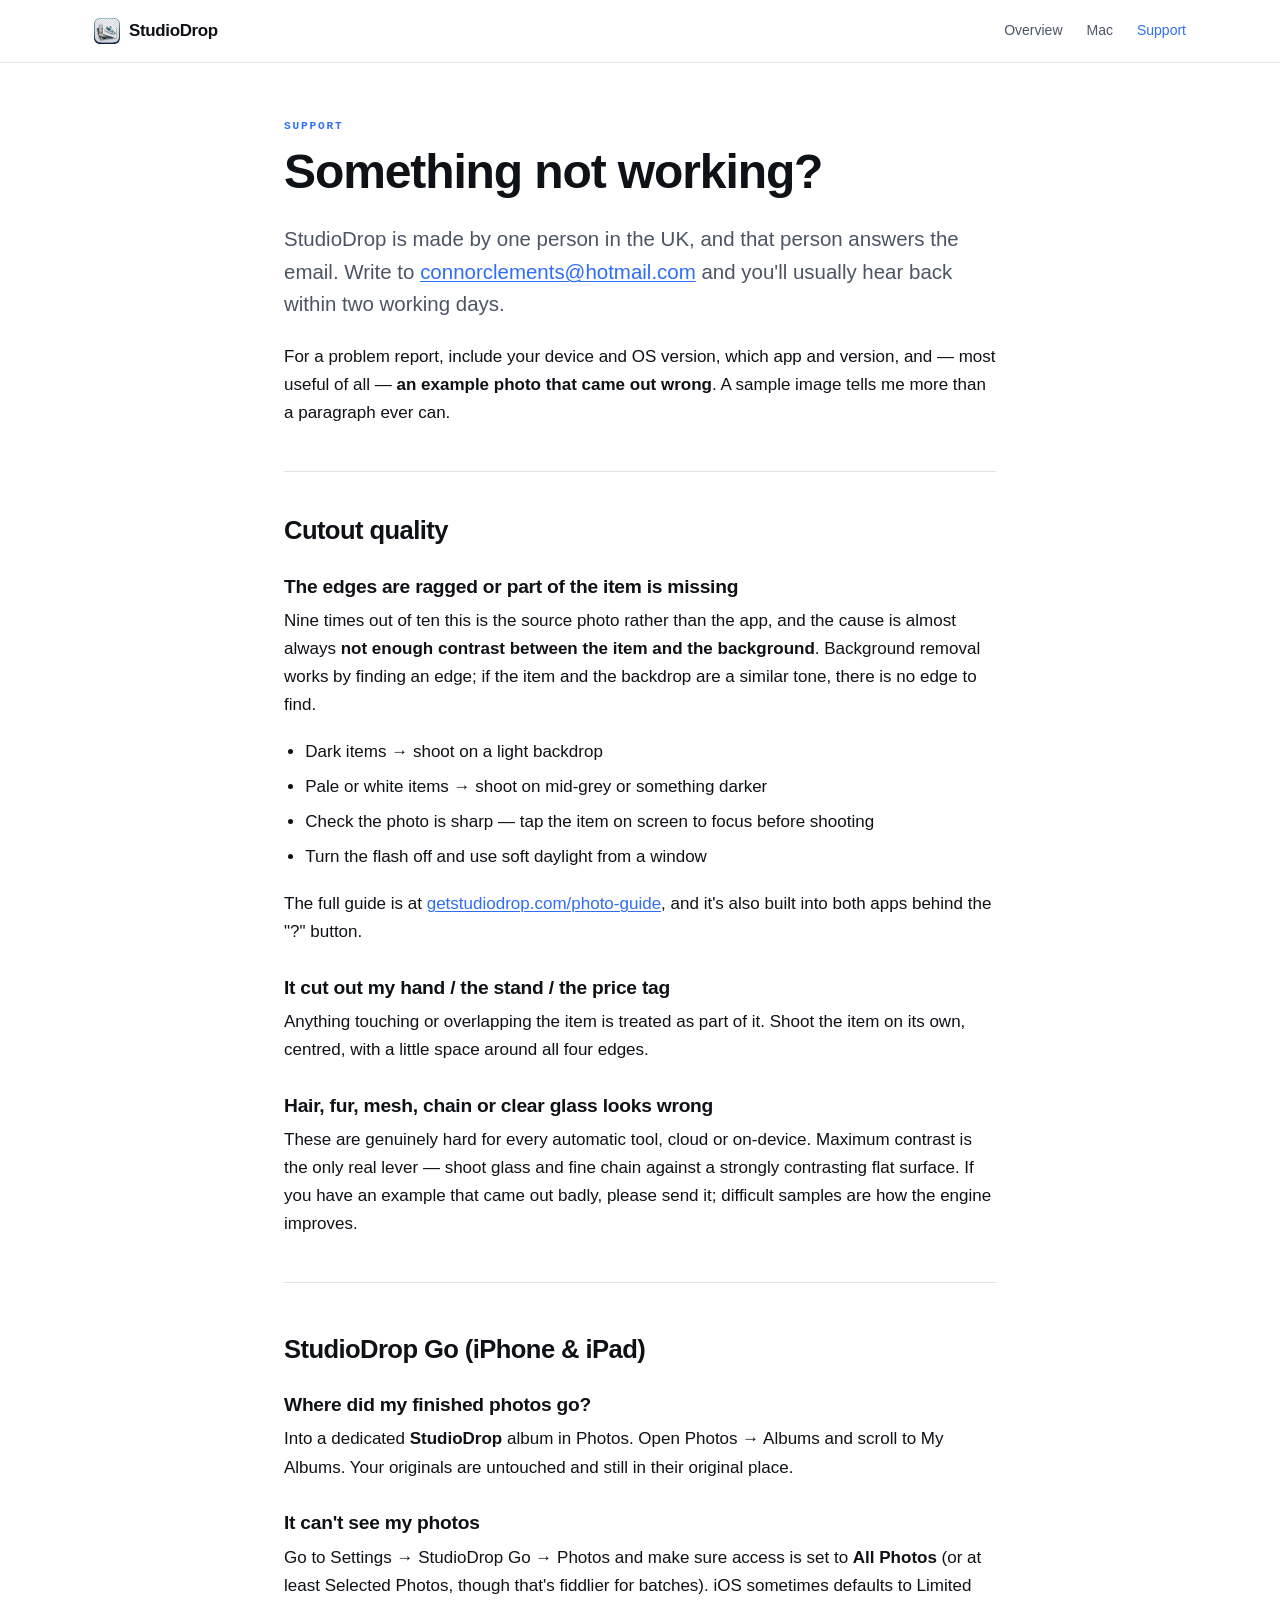
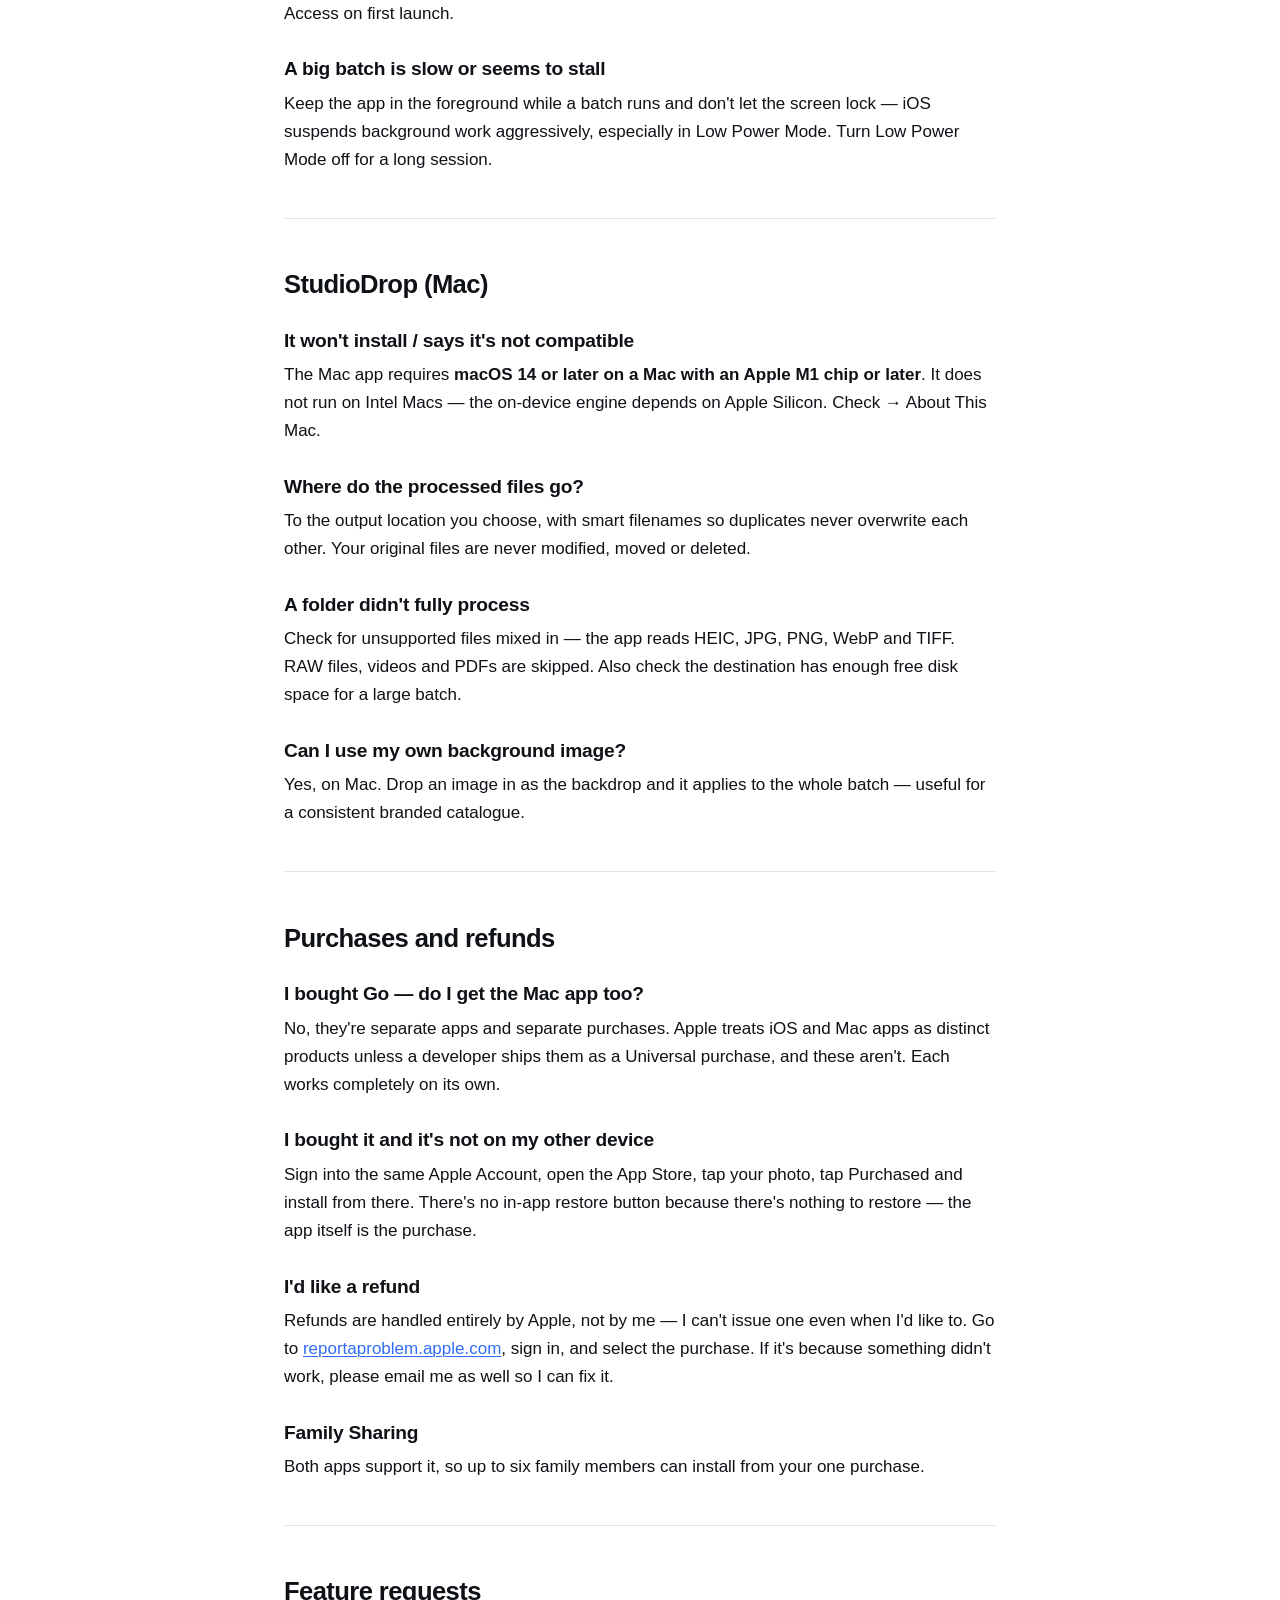
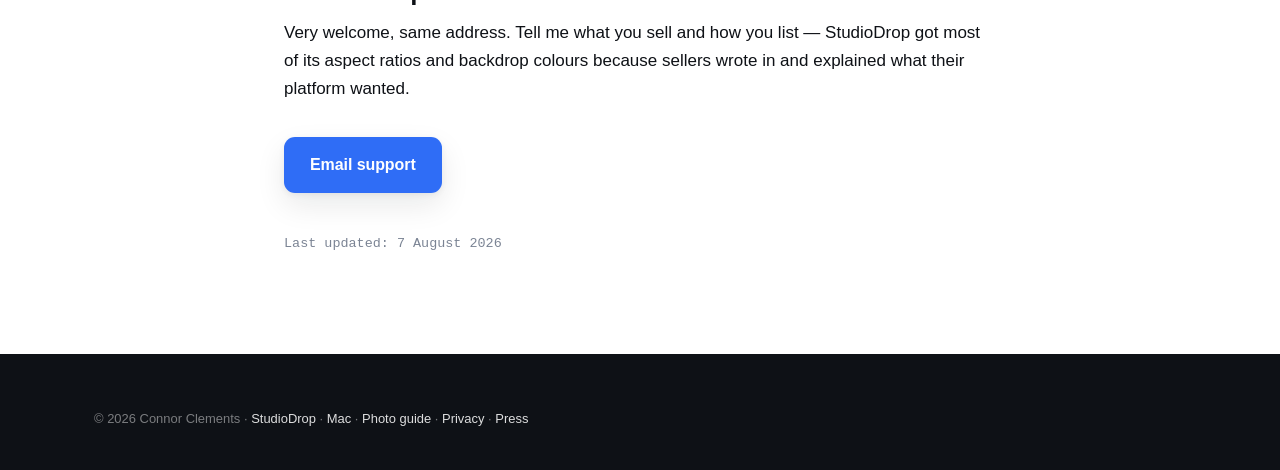
<file: support.html>
<!DOCTYPE html>
<html lang="en">
<head>
<meta charset="utf-8">
<meta name="viewport" content="width=device-width, initial-scale=1">
<title>Support — StudioDrop &amp; StudioDrop Go</title>
<meta name="description" content="Help with StudioDrop and StudioDrop Go: cutout quality, batch processing, where files are saved, refunds, and how to reach a human.">
<link rel="canonical" href="https://getstudiodrop.com/support.html">
<meta property="og:image" content="https://getstudiodrop.com/press/og-studiodrop.jpg">
<meta property="og:image:width" content="1200">
<meta property="og:image:height" content="630">
<meta name="twitter:card" content="summary_large_image">
<meta property="og:type" content="website">
<meta name="theme-color" content="#ffffff">
<link rel="icon" href="favicon.png">
<link rel="stylesheet" href="style.css?v=4">
</head>
<body>
<a class="skip" href="#main">Skip to content</a>

<header class="site-header">
  <div class="wrap">
    <a class="brand" href="/"><span class="brand-mark"></span>StudioDrop</a>
    <nav class="nav" aria-label="Main">
      <a href="/">Overview</a>
      <a href="/mac.html">Mac</a>
      <a href="/support.html" aria-current="page">Support</a>
    </nav>
  </div>
</header>

<main id="main" class="prose">
<div class="wrap-narrow">

  <p class="eyebrow">Support</p>
  <h1 style="font-size:clamp(2rem,5vw,3rem)">Something not working?</h1>
  <p class="lede">
    StudioDrop is made by one person in the UK, and that person answers the email.
    Write to <a href="mailto:connorclements@hotmail.com">connorclements@hotmail.com</a>
    and you'll usually hear back within two working days.
  </p>
  <p>
    For a problem report, include your device and OS version, which app and version,
    and — most useful of all — <strong>an example photo that came out wrong</strong>.
    A sample image tells me more than a paragraph ever can.
  </p>

  <hr class="divider" style="margin:44px 0">

  <h2>Cutout quality</h2>

  <h3>The edges are ragged or part of the item is missing</h3>
  <p>
    Nine times out of ten this is the source photo rather than the app, and the cause is
    almost always <strong>not enough contrast between the item and the background</strong>.
    Background removal works by finding an edge; if the item and the backdrop are a
    similar tone, there is no edge to find.
  </p>
  <ul>
    <li>Dark items → shoot on a light backdrop</li>
    <li>Pale or white items → shoot on mid-grey or something darker</li>
    <li>Check the photo is sharp — tap the item on screen to focus before shooting</li>
    <li>Turn the flash off and use soft daylight from a window</li>
  </ul>
  <p>The full guide is at <a href="/photo-guide.html">getstudiodrop.com/photo-guide</a>, and it's also built into both apps behind the "?" button.</p>

  <h3>It cut out my hand / the stand / the price tag</h3>
  <p>
    Anything touching or overlapping the item is treated as part of it. Shoot the item on
    its own, centred, with a little space around all four edges.
  </p>

  <h3>Hair, fur, mesh, chain or clear glass looks wrong</h3>
  <p>
    These are genuinely hard for every automatic tool, cloud or on-device. Maximum
    contrast is the only real lever — shoot glass and fine chain against a strongly
    contrasting flat surface. If you have an example that came out badly, please send it;
    difficult samples are how the engine improves.
  </p>

  <hr class="divider" style="margin:44px 0">

  <h2>StudioDrop Go (iPhone &amp; iPad)</h2>

  <h3>Where did my finished photos go?</h3>
  <p>
    Into a dedicated <strong>StudioDrop</strong> album in Photos. Open Photos → Albums and
    scroll to My Albums. Your originals are untouched and still in their original place.
  </p>

  <h3>It can't see my photos</h3>
  <p>
    Go to Settings → StudioDrop Go → Photos and make sure access is set to
    <strong>All Photos</strong> (or at least Selected Photos, though that's fiddlier for
    batches). iOS sometimes defaults to Limited Access on first launch.
  </p>

  <h3>A big batch is slow or seems to stall</h3>
  <p>
    Keep the app in the foreground while a batch runs and don't let the screen lock — iOS
    suspends background work aggressively, especially in Low Power Mode. Turn Low Power
    Mode off for a long session.
  </p>

  <hr class="divider" style="margin:44px 0">

  <h2>StudioDrop (Mac)</h2>

  <h3>It won't install / says it's not compatible</h3>
  <p>
    The Mac app requires <strong>macOS 14 or later on a Mac with an Apple M1 chip or
    later</strong>. It does not run on Intel Macs — the on-device engine depends on Apple
    Silicon. Check  → About This Mac.
  </p>

  <h3>Where do the processed files go?</h3>
  <p>
    To the output location you choose, with smart filenames so duplicates never overwrite
    each other. Your original files are never modified, moved or deleted.
  </p>

  <h3>A folder didn't fully process</h3>
  <p>
    Check for unsupported files mixed in — the app reads HEIC, JPG, PNG, WebP and TIFF.
    RAW files, videos and PDFs are skipped. Also check the destination has enough free
    disk space for a large batch.
  </p>

  <h3>Can I use my own background image?</h3>
  <p>Yes, on Mac. Drop an image in as the backdrop and it applies to the whole batch — useful for a consistent branded catalogue.</p>

  <hr class="divider" style="margin:44px 0">

  <h2>Purchases and refunds</h2>

  <h3>I bought Go — do I get the Mac app too?</h3>
  <p>
    No, they're separate apps and separate purchases. Apple treats iOS and Mac apps as
    distinct products unless a developer ships them as a Universal purchase, and these
    aren't. Each works completely on its own.
  </p>

  <h3>I bought it and it's not on my other device</h3>
  <p>
    Sign into the same Apple&nbsp;Account, open the App&nbsp;Store, tap your photo, tap
    Purchased and install from there. There's no in-app restore button because there's
    nothing to restore — the app itself is the purchase.
  </p>

  <h3>I'd like a refund</h3>
  <p>
    Refunds are handled entirely by Apple, not by me — I can't issue one even when I'd
    like to. Go to <a href="https://reportaproblem.apple.com">reportaproblem.apple.com</a>,
    sign in, and select the purchase. If it's because something didn't work, please email
    me as well so I can fix it.
  </p>

  <h3>Family Sharing</h3>
  <p>Both apps support it, so up to six family members can install from your one purchase.</p>

  <hr class="divider" style="margin:44px 0">

  <h2>Feature requests</h2>
  <p>
    Very welcome, same address. Tell me what you sell and how you list — StudioDrop got
    most of its aspect ratios and backdrop colours because sellers wrote in and explained
    what their platform wanted.
  </p>

  <p style="margin-top:34px">
    <a class="btn btn-accent" href="mailto:connorclements@hotmail.com?subject=StudioDrop%20support">Email support</a>
  </p>

  <p class="updated" style="margin-top:40px">Last updated: 7 August 2026</p>

</div>
</main>

<footer class="site-footer">
  <div class="wrap">
    <div class="footer-bottom" style="border:0;padding-top:0">
      © 2026 Connor Clements ·
      <a href="/">StudioDrop</a> ·
      <a href="/mac.html">Mac</a> ·
      <a href="/photo-guide.html">Photo guide</a> ·
      <a href="/privacy.html">Privacy</a> ·
      <a href="/press.html">Press</a>
    </div>
  </div>
</footer>
</body>
</html>
</file>
<file: style.css>
/* ==========================================================================
   getstudiodrop.com — shared stylesheet
   Change a colour here and it changes on every page.
   ========================================================================== */

:root {
  --bg:        #ffffff;
  --bg-soft:   #f6f7f9;
  --ink:       #0e1116;
  --ink-soft:  #4b5563;
  --ink-faint: #7b8494;
  --accent:    #2f6df6;
  --accent-dk: #1e51ce;
  --lime:      #16a34a;
  --line:      rgba(14, 17, 22, 0.11);
  --panel:     #ffffff;
  --dark:      #0e1116;

  --shadow-sm: 0 1px 2px rgba(14,17,22,.05), 0 2px 8px rgba(14,17,22,.05);
  --shadow-md: 0 2px 6px rgba(14,17,22,.06), 0 12px 30px rgba(14,17,22,.09);
  --shadow-lg: 0 4px 12px rgba(14,17,22,.07), 0 26px 64px rgba(14,17,22,.14);

  --sans: ui-sans-serif, -apple-system, BlinkMacSystemFont, "Segoe UI", Inter, Roboto, "Helvetica Neue", Arial, sans-serif;
  --mono: ui-monospace, "SF Mono", Menlo, Consolas, monospace;

  --wrap: 1140px;
  --radius: 14px;
}

/* --- reset ---------------------------------------------------------------- */
*, *::before, *::after { box-sizing: border-box; }
html { -webkit-text-size-adjust: 100%; scroll-behavior: smooth; }
@media (prefers-reduced-motion: reduce) {
  html { scroll-behavior: auto; }
  *, *::before, *::after { animation-duration: .01ms !important; transition-duration: .01ms !important; }
}
body {
  margin: 0; background: var(--bg); color: var(--ink);
  font-family: var(--sans); font-size: 17px; line-height: 1.65;
  -webkit-font-smoothing: antialiased; overflow-x: hidden;
}
img, svg, video { max-width: 100%; height: auto; display: block; }
a { color: var(--accent); text-decoration-thickness: 1px; text-underline-offset: 2px; }
a:hover { color: var(--accent-dk); }
h1, h2, h3, h4 { line-height: 1.13; letter-spacing: -0.023em; margin: 0 0 .5em; font-weight: 700; }
h1 { font-size: clamp(2.35rem, 5.8vw, 4rem); }
h2 { font-size: clamp(1.8rem, 3.9vw, 2.6rem); }
h3 { font-size: 1.2rem; letter-spacing: -0.012em; }
p { margin: 0 0 1.1em; }
ul, ol { margin: 0 0 1.1em; padding-left: 1.25em; }
li { margin-bottom: .42em; }
strong { font-weight: 650; }
:focus-visible { outline: 3px solid var(--accent); outline-offset: 3px; border-radius: 4px; }

/* --- layout --------------------------------------------------------------- */
.wrap { max-width: var(--wrap); margin: 0 auto; padding: 0 24px; }
.wrap-narrow { max-width: 760px; margin: 0 auto; padding: 0 24px; }
section { padding: 76px 0; }
.section-tight { padding: 50px 0; }
.eyebrow {
  font-family: var(--mono); font-size: .70rem; letter-spacing: .16em;
  text-transform: uppercase; color: var(--accent); font-weight: 600; margin: 0 0 .85em;
}
.lede { font-size: clamp(1.07rem, 2vw, 1.28rem); color: var(--ink-soft); line-height: 1.58; }
.center { text-align: center; }

.skip { position: absolute; left: -9999px; top: 0; z-index: 999;
  background: var(--ink); color: #fff; padding: 12px 20px; border-radius: 0 0 8px 0; }
.skip:focus { left: 0; }

/* --- header --------------------------------------------------------------- */
.site-header {
  position: sticky; top: 0; z-index: 100;
  background: rgba(255,255,255,.86);
  backdrop-filter: saturate(180%) blur(14px);
  -webkit-backdrop-filter: saturate(180%) blur(14px);
  border-bottom: 1px solid var(--line);
}
.site-header .wrap { display: flex; align-items: center; justify-content: space-between; gap: 20px; height: 62px; }
.brand {
  font-weight: 700; font-size: 1.06rem; letter-spacing: -.02em; color: var(--ink);
  text-decoration: none; display: inline-flex; align-items: center; gap: 9px; white-space: nowrap;
}
.brand:hover { color: var(--ink); }
.brand-mark {
  /* the real app icon. It carries its own squircle and drop shadow, so no
     border-radius or background here; 26px compensates for the transparent
     margin baked into the icon file so it optically matches the wordmark. */
  width: 26px; height: 26px; flex: none;
  background: url("/brand-mark.png") center / contain no-repeat;
}
.nav { display: flex; align-items: center; gap: 24px; }
.nav a { color: var(--ink-soft); text-decoration: none; font-size: .875rem; font-weight: 500; }
.nav a:hover, .nav a[aria-current="page"] { color: var(--accent); }
.nav .btn-sm { color: #fff; }
@media (max-width: 820px) { .nav { gap: 15px; } .nav .hide-sm { display: none; } }

/* --- buttons -------------------------------------------------------------- */
.btn {
  display: inline-flex; align-items: center; justify-content: center; gap: 10px;
  background: var(--ink); color: #fff; padding: 15px 26px; border-radius: 11px; border: 0;
  font-family: inherit; font-size: 1rem; font-weight: 600; letter-spacing: -.005em;
  text-decoration: none; cursor: pointer; box-shadow: var(--shadow-md);
  transition: transform .16s ease, box-shadow .16s ease, background .16s ease;
}
.btn:hover { background: #000; color: #fff; transform: translateY(-2px); box-shadow: var(--shadow-lg); }
.btn:active { transform: translateY(0); }
.btn-accent { background: var(--accent); }
.btn-accent:hover { background: var(--accent-dk); }
.btn-ghost { background: transparent; color: var(--ink); border: 1.5px solid var(--line); box-shadow: none; }
.btn-ghost:hover { background: var(--bg-soft); color: var(--ink); border-color: var(--ink-faint); }
.btn-sm { padding: 9px 17px; font-size: .855rem; border-radius: 9px; }
.btn-row { display: flex; flex-wrap: wrap; gap: 13px; align-items: center; }
.btn-note { font-size: .855rem; color: var(--ink-faint); margin: 14px 0 0; }
.btn .price {
  font-family: var(--mono); font-size: .8rem; opacity: .74; font-weight: 500;
  padding-left: 10px; border-left: 1px solid currentColor;
}

/* --- hero ----------------------------------------------------------------- */
.hero {
  padding: 66px 0 56px;
  background:
    radial-gradient(1000px 460px at 78% -10%, rgba(47,109,246,.16), transparent 62%),
    radial-gradient(760px 380px at 4% 0%, rgba(22,163,74,.09), transparent 60%);
}
.hero-grid { display: grid; grid-template-columns: 1fr 1fr; gap: 52px; align-items: center; }
@media (max-width: 940px) { .hero-grid { grid-template-columns: 1fr; gap: 36px; } }
.hero h1 em { font-style: normal; color: var(--accent); }

/* --- backdrop playground -------------------------------------------------- */
.playground {
  background: var(--panel); border: 1px solid var(--line); border-radius: 18px;
  box-shadow: var(--shadow-lg); padding: 18px; user-select: none; -webkit-user-select: none;
}
.pg-stage {
  border-radius: 12px; overflow: hidden; border: 1px solid var(--line);
  display: grid; place-items: center; padding: 20px;
  transition: background-color .35s ease, aspect-ratio .35s ease;
  aspect-ratio: 1 / 1; background: #ffffff;
}
.pg-stage.transparent {
  background-color: transparent !important;
  background-image:
    linear-gradient(45deg, #e3e6ea 25%, transparent 25%, transparent 75%, #e3e6ea 75%),
    linear-gradient(45deg, #e3e6ea 25%, transparent 25%, transparent 75%, #e3e6ea 75%);
  background-size: 18px 18px;
  background-position: 0 0, 9px 9px;
}
.pg-stage svg { width: 100%; height: 100%; max-height: 100%; }

/* --- founder story ------------------------------------------------------- */
.story-head {
  display: grid; grid-template-columns: 168px 1fr; gap: 32px; align-items: center;
  max-width: 780px; margin: 0 auto 34px;
}
.story-icon { width: 168px; height: auto; display: block; }
.story { max-width: 680px; margin: 0 auto 52px; }
.story p { margin: 0 0 18px; }
.story h3 { margin: 32px 0 10px; }
.story-sign {
  font-family: var(--mono); font-size: .8rem; color: var(--ink-faint);
  margin-top: 26px !important;
}
@media (max-width: 640px) {
  .story-head { grid-template-columns: 1fr; gap: 20px; text-align: center; justify-items: center; }
  .story-icon { width: 132px; }
}

/* the real cut-out sitting on the backdrop, with the app's studio shadow */
.pg-item {
  position: relative; width: 100%; height: 100%;
  display: grid; place-items: center;
}
.pg-item img {
  position: relative; z-index: 1;
  max-width: 100%; max-height: 100%; width: auto; height: auto;
  object-fit: contain; display: block;
}
.pg-shadow {
  position: absolute; z-index: 0; bottom: 6%; left: 50%;
  width: 62%; height: 9%; transform: translateX(-50%);
  border-radius: 50%; pointer-events: none;
  background: radial-gradient(closest-side, rgba(0,0,0,.30), rgba(0,0,0,.09) 62%, rgba(0,0,0,0) 100%);
}
.pg-label {
  font-family: var(--mono); font-size: .65rem; letter-spacing: .14em; text-transform: uppercase;
  color: var(--ink-faint); margin: 0 0 10px;
}
.pg-row { margin-top: 16px; }
.pg-swatches { display: flex; flex-wrap: wrap; gap: 7px; }
.swatch {
  width: 30px; height: 30px; border-radius: 8px; cursor: pointer; padding: 0;
  border: 1.5px solid var(--line); box-shadow: inset 0 1px 3px rgba(0,0,0,.07);
  transition: transform .12s ease, box-shadow .12s ease;
}
.swatch:hover { transform: scale(1.09); }
.swatch[aria-pressed="true"] { box-shadow: 0 0 0 2.5px var(--accent); transform: scale(1.09); }
.swatch.checker {
  background-image:
    linear-gradient(45deg, #cfd4da 25%, transparent 25%, transparent 75%, #cfd4da 75%),
    linear-gradient(45deg, #cfd4da 25%, transparent 25%, transparent 75%, #cfd4da 75%);
  background-size: 12px 12px; background-position: 0 0, 6px 6px; background-color: #fff;
}
.pg-shapes { display: flex; flex-wrap: wrap; gap: 6px; }
.shape-btn {
  appearance: none; -webkit-appearance: none; cursor: pointer;
  font-family: var(--mono); font-size: .655rem; letter-spacing: .07em; text-transform: uppercase;
  padding: 7px 11px; border-radius: 8px; font-weight: 600;
  background: transparent; border: 1.5px solid var(--line); color: var(--ink-soft);
}
.shape-btn[aria-pressed="true"] { background: var(--ink); color: #fff; border-color: var(--ink); }
.pg-foot {
  display: flex; justify-content: space-between; gap: 12px; flex-wrap: wrap;
  margin-top: 16px; padding-top: 14px; border-top: 1px solid var(--line);
  font-family: var(--mono); font-size: .68rem; color: var(--ink-faint); letter-spacing: .04em;
}
.demo-caption { font-size: .8rem; color: var(--ink-faint); margin: 14px 0 0; text-align: center; }

/* --- grids / cards -------------------------------------------------------- */
.grid { display: grid; gap: 21px; }
.grid-2 { grid-template-columns: repeat(2, 1fr); }
.grid-3 { grid-template-columns: repeat(3, 1fr); }
.grid-4 { grid-template-columns: repeat(4, 1fr); }
@media (max-width: 940px) { .grid-3, .grid-4 { grid-template-columns: repeat(2, 1fr); } }
@media (max-width: 620px) { .grid-2, .grid-3, .grid-4 { grid-template-columns: 1fr; } }

.card {
  background: var(--panel); border: 1px solid var(--line);
  border-radius: var(--radius); padding: 26px; box-shadow: var(--shadow-sm);
}
.card h3 { margin-bottom: .4em; }
.card p:last-child { margin-bottom: 0; }
.card-icon {
  width: 40px; height: 40px; border-radius: 10px; display: grid; place-items: center;
  background: linear-gradient(155deg, rgba(47,109,246,.13), rgba(47,109,246,.05));
  font-size: 1.2rem; margin-bottom: 15px;
}

/* --- comparison ----------------------------------------------------------- */
.versus { display: grid; grid-template-columns: 1fr 1fr; gap: 18px; }
@media (max-width: 720px) { .versus { grid-template-columns: 1fr; } }
.versus > div { border-radius: var(--radius); padding: 28px; border: 1px solid var(--line); }
.versus .them { background: var(--bg-soft); }
.versus .us { background: #fff; border: 2px solid var(--accent); box-shadow: var(--shadow-md); }
.versus h3 { margin-top: 0; }
.versus ul { list-style: none; padding: 0; margin: 0; }
.versus li { padding-left: 27px; position: relative; margin-bottom: .6em; }
.versus .them li::before { content: "\2715"; position: absolute; left: 0; color: #b9414a; font-weight: 700; }
.versus .us li::before { content: "\2713"; position: absolute; left: 0; color: var(--lime); font-weight: 700; }

/* --- stats ---------------------------------------------------------------- */
.stats {
  display: grid; grid-template-columns: repeat(4, 1fr); gap: 1px;
  background: var(--line); border: 1px solid var(--line);
  border-radius: var(--radius); overflow: hidden;
}
@media (max-width: 700px) { .stats { grid-template-columns: repeat(2, 1fr); } }
.stat { background: var(--panel); padding: 26px 18px; text-align: center; }
.stat b { display: block; font-size: 1.95rem; font-weight: 700; letter-spacing: -.03em; line-height: 1; }
.stat span { display: block; margin-top: 7px; font-size: .79rem; color: var(--ink-faint); }

/* --- bands ---------------------------------------------------------------- */
.band { background: var(--bg-soft); border-top: 1px solid var(--line); border-bottom: 1px solid var(--line); }
.band-dark { background: var(--dark); color: rgba(255,255,255,.72); }
.band-dark h2, .band-dark h3 { color: #fff; }
.band-dark .lede { color: rgba(255,255,255,.68); }
.band-dark a { color: #7fb0ff; }
.band-dark .card { background: rgba(255,255,255,.055); border-color: rgba(255,255,255,.13); color: rgba(255,255,255,.72); }
.band-dark .card h3 { color: #fff; }
.band-dark .eyebrow { color: #7fb0ff; }

/* --- feature rows --------------------------------------------------------- */
.feature-row { display: grid; grid-template-columns: 1fr 1fr; gap: 50px; align-items: center; margin-bottom: 74px; }
.feature-row:last-child { margin-bottom: 0; }
.feature-row.flip > *:first-child { order: 2; }
@media (max-width: 880px) {
  .feature-row { grid-template-columns: 1fr; gap: 26px; margin-bottom: 50px; }
  .feature-row.flip > *:first-child { order: 0; }
}

/* --- app picker ----------------------------------------------------------- */
.app-card {
  background: var(--panel); border: 1px solid var(--line); border-radius: 18px;
  padding: 32px; box-shadow: var(--shadow-md); display: flex; flex-direction: column;
}
.app-card .badge {
  display: inline-block; align-self: flex-start; font-family: var(--mono);
  font-size: .64rem; letter-spacing: .13em; text-transform: uppercase; font-weight: 600;
  background: var(--bg-soft); border: 1px solid var(--line); color: var(--ink-soft);
  padding: 5px 11px; border-radius: 999px; margin-bottom: 16px;
}
.app-card .app-price { font-size: 2rem; font-weight: 700; letter-spacing: -.03em; margin: 4px 0 2px; }
.app-card .app-price small { font-size: .82rem; font-weight: 500; color: var(--ink-faint); letter-spacing: 0; }
.app-card ul { list-style: none; padding: 0; margin: 18px 0 24px; flex: 1; }
.app-card li { padding-left: 25px; position: relative; margin-bottom: .55em; font-size: .95rem; }
.app-card li::before { content: "\2713"; position: absolute; left: 0; color: var(--lime); font-weight: 700; }

/* --- screenshots ---------------------------------------------------------- */
.shot-frame {
  border-radius: 16px; overflow: hidden; background: var(--bg-soft);
  border: 1px solid var(--line); box-shadow: var(--shadow-lg);
}
/* [hidden] must beat display:grid — without this the placeholder shows
   underneath the real screenshot once the image loads. */
.shot-placeholder[hidden] { display: none !important; }
.shot-placeholder {
  aspect-ratio: 4 / 3; display: grid; place-items: center; padding: 24px; text-align: center;
  color: var(--ink-faint); font-family: var(--mono); font-size: .72rem; line-height: 1.7;
  background: repeating-linear-gradient(45deg, #eef0f3 0 12px, #e7eaee 12px 24px);
}
.shot-strip { display: grid; grid-template-columns: repeat(3, 1fr); gap: 16px; }
.shot-strip-4 { grid-template-columns: repeat(4, 1fr); }
.shot-strip-2 { grid-template-columns: repeat(2, 1fr); gap: 20px; }

/* --- embedded demo video (vertical, phone-shaped) ------------------------- */
.video-wrap {
  max-width: 330px; margin: 0 auto 14px; background: #000;
  border-radius: 22px; overflow: hidden;
  border: 1px solid var(--line); box-shadow: var(--shadow-lg);
}
.video-wrap video { display: block; width: 100%; height: auto; }
@media (max-width: 420px) { .video-wrap { max-width: 100%; } }
.video-wide { max-width: 760px; border-radius: 14px; }
.strip-label {
  font-family: var(--mono); font-size: .68rem; letter-spacing: .14em;
  text-transform: uppercase; color: var(--ink-faint); margin: 0 0 14px; text-align: center;
}
.shot-cap { margin: 0; }
.shot-cap figcaption {
  font-size: .8rem; color: var(--ink-soft); padding: 12px 16px 14px;
  background: var(--bg); border-top: 1px solid var(--line);
}
@media (max-width: 900px) { .shot-strip-4 { grid-template-columns: repeat(2, 1fr); } }
@media (max-width: 720px) { .shot-strip { grid-template-columns: 1fr; } }

/* --- before / after proof ------------------------------------------------- */
.proof { margin: 0; }
.proof img {
  width: 100%; border-radius: 16px; border: 1px solid var(--line);
  box-shadow: var(--shadow-lg); background: var(--bg-soft);
}
.proof img.tall { max-width: 372px; margin: 0 auto; }
.proof figcaption {
  text-align: center; font-size: .84rem; color: var(--ink-faint);
  margin-top: 14px; line-height: 1.5;
}
.shot-caption {
  text-align: center; font-size: .8rem; color: var(--ink-faint);
  margin: 14px 0 0; font-family: var(--mono); letter-spacing: .07em;
  text-transform: uppercase;
}

/* --- FAQ ------------------------------------------------------------------ */
.faq { border-top: 1px solid var(--line); }
.faq details { border-bottom: 1px solid var(--line); }
.faq summary { cursor: pointer; list-style: none; padding: 21px 40px 21px 0; position: relative; font-weight: 600; font-size: 1.03rem; }
.faq summary::-webkit-details-marker { display: none; }
.faq summary::after {
  content: "+"; position: absolute; right: 6px; top: 50%; transform: translateY(-50%);
  font-size: 1.5rem; font-weight: 300; color: var(--accent); line-height: 1;
}
.faq details[open] summary::after { content: "\2212"; }
.faq .faq-body { padding: 0 0 21px; color: var(--ink-soft); }
.faq .faq-body p:last-child { margin-bottom: 0; }


/* --- lists ---------------------------------------------------------------- */
.check { list-style: none; padding: 0; margin: 0; }
.check li { padding-left: 29px; position: relative; margin-bottom: .6em; }
.check li::before { content: "\2713"; position: absolute; left: 0; top: -1px; color: var(--lime); font-weight: 700; font-size: 1.05rem; }
.pills { display: flex; flex-wrap: wrap; gap: 8px; padding: 0; list-style: none; margin: 0; }
.pills li {
  background: var(--panel); border: 1px solid var(--line); border-radius: 999px;
  padding: 8px 15px; font-size: .87rem; margin: 0;
}

/* --- table ---------------------------------------------------------------- */
.table-wrap { overflow-x: auto; border: 1px solid var(--line); border-radius: var(--radius); background: var(--panel); }
table { border-collapse: collapse; width: 100%; font-size: .93rem; }
th, td { padding: 14px 18px; text-align: left; border-bottom: 1px solid var(--line); }
th { font-size: .73rem; letter-spacing: .09em; text-transform: uppercase; color: var(--ink-faint); font-weight: 600; }
tbody tr:last-child td { border-bottom: 0; }
td:first-child { font-weight: 600; }

/* --- prose ---------------------------------------------------------------- */
.prose { padding: 54px 0 84px; }
.prose h2 { margin-top: 2em; font-size: 1.6rem; }
.prose h2:first-of-type { margin-top: 1em; }
.prose h3 { margin-top: 1.6em; }
.prose code { font-family: var(--mono); font-size: .87em; background: var(--bg-soft); padding: 2px 6px; border-radius: 4px; }
.updated { font-size: .84rem; color: var(--ink-faint); font-family: var(--mono); }

/* --- step list ------------------------------------------------------------ */
.steps { list-style: none; padding: 0; margin: 0; counter-reset: step; }
.steps > li {
  counter-increment: step; position: relative; padding-left: 60px; margin-bottom: 30px;
}
.steps > li::before {
  content: counter(step); position: absolute; left: 0; top: 0;
  width: 38px; height: 38px; border-radius: 11px; display: grid; place-items: center;
  background: var(--accent); color: #fff; font-weight: 700; font-size: 1rem;
}
.steps h3 { margin: 4px 0 .4em; }

/* --- footer --------------------------------------------------------------- */
.site-footer { background: var(--dark); color: rgba(255,255,255,.58); padding: 54px 0 40px; font-size: .89rem; }
.site-footer a { color: rgba(255,255,255,.86); text-decoration: none; }
.site-footer a:hover { color: #fff; text-decoration: underline; }
.footer-grid { display: grid; grid-template-columns: 1.5fr 1fr 1fr 1fr; gap: 32px; margin-bottom: 38px; }
@media (max-width: 800px) { .footer-grid { grid-template-columns: 1fr 1fr; gap: 26px; } }
.footer-grid h4 {
  font-family: var(--mono); font-size: .67rem; letter-spacing: .14em; text-transform: uppercase;
  color: rgba(255,255,255,.42); margin-bottom: 1.1em; font-weight: 600;
}
.footer-grid ul { list-style: none; padding: 0; margin: 0; }
.footer-grid li { margin-bottom: .55em; }
.footer-bottom { border-top: 1px solid rgba(255,255,255,.13); padding-top: 25px; font-size: .81rem; color: rgba(255,255,255,.45); line-height: 1.7; }
.footer-brand { color: #fff; font-weight: 700; font-size: 1.02rem; display: block; margin-bottom: 13px; }

/* --- misc ----------------------------------------------------------------- */
.visually-hidden { position: absolute; width: 1px; height: 1px; padding: 0; margin: -1px; overflow: hidden; clip: rect(0 0 0 0); white-space: nowrap; border: 0; }
.divider { height: 1px; background: var(--line); border: 0; margin: 0; }

/* --- AI/answer-engine summary block --------------------------------------
   A short, factual, quotable summary near the top of key pages. Helps human
   skimmers and gives answer engines a clean block to lift. */
.tldr {
  background: var(--bg-soft, #f6f7f9);
  border-left: 4px solid var(--accent, #2f6df6);
  border-radius: 0 12px 12px 0;
  padding: 20px 24px;
  margin: 0 0 30px;
  font-size: .98rem;
}
.tldr p { margin: 0; }
.tldr strong:first-child { letter-spacing: -.01em; }

/* --- before / after gallery ------------------------------------------------ */
.proof-hero { margin-bottom: 26px; }
.proof-hero img { border-radius: 18px; }
.proof-hero figcaption { font-size: .95rem; }
.ba-grid { display: grid; grid-template-columns: repeat(2, 1fr); gap: 24px; }
@media (max-width: 780px) { .ba-grid { grid-template-columns: 1fr; } }
.ba-grid figcaption { font-size: .86rem; }

/* --- flexibility demo: same item, two treatments --------------------------- */
.flex-demo {
  display: grid; grid-template-columns: repeat(2, minmax(0,1fr));
  gap: 28px; align-items: start; justify-items: center;
  max-width: 780px; margin: 0 auto;
}
.flex-demo figure { margin: 0; width: 100%; }
.flex-demo img { border-radius: 14px; }
.flex-demo figcaption { font-size: .88rem; line-height: 1.45; }
@media (max-width: 620px) { .flex-demo { grid-template-columns: 1fr; gap: 24px; } }
</file>
